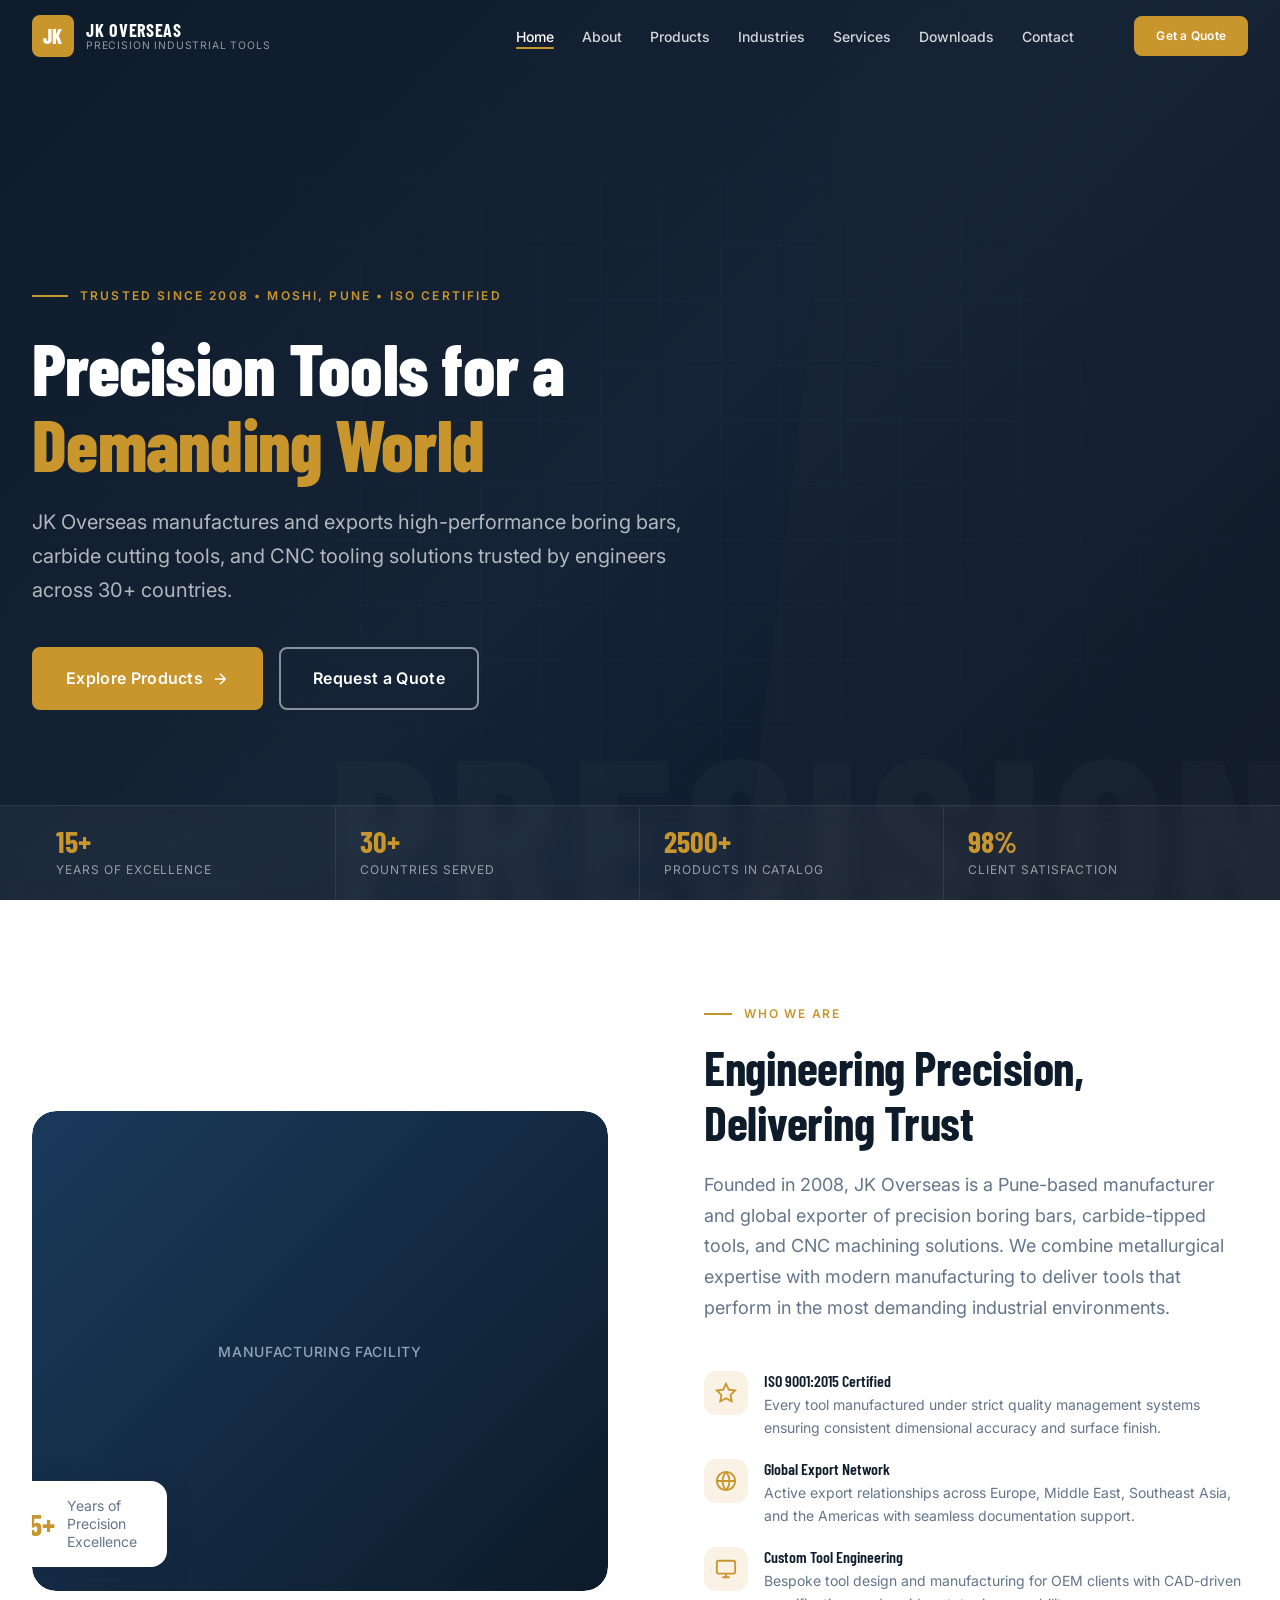
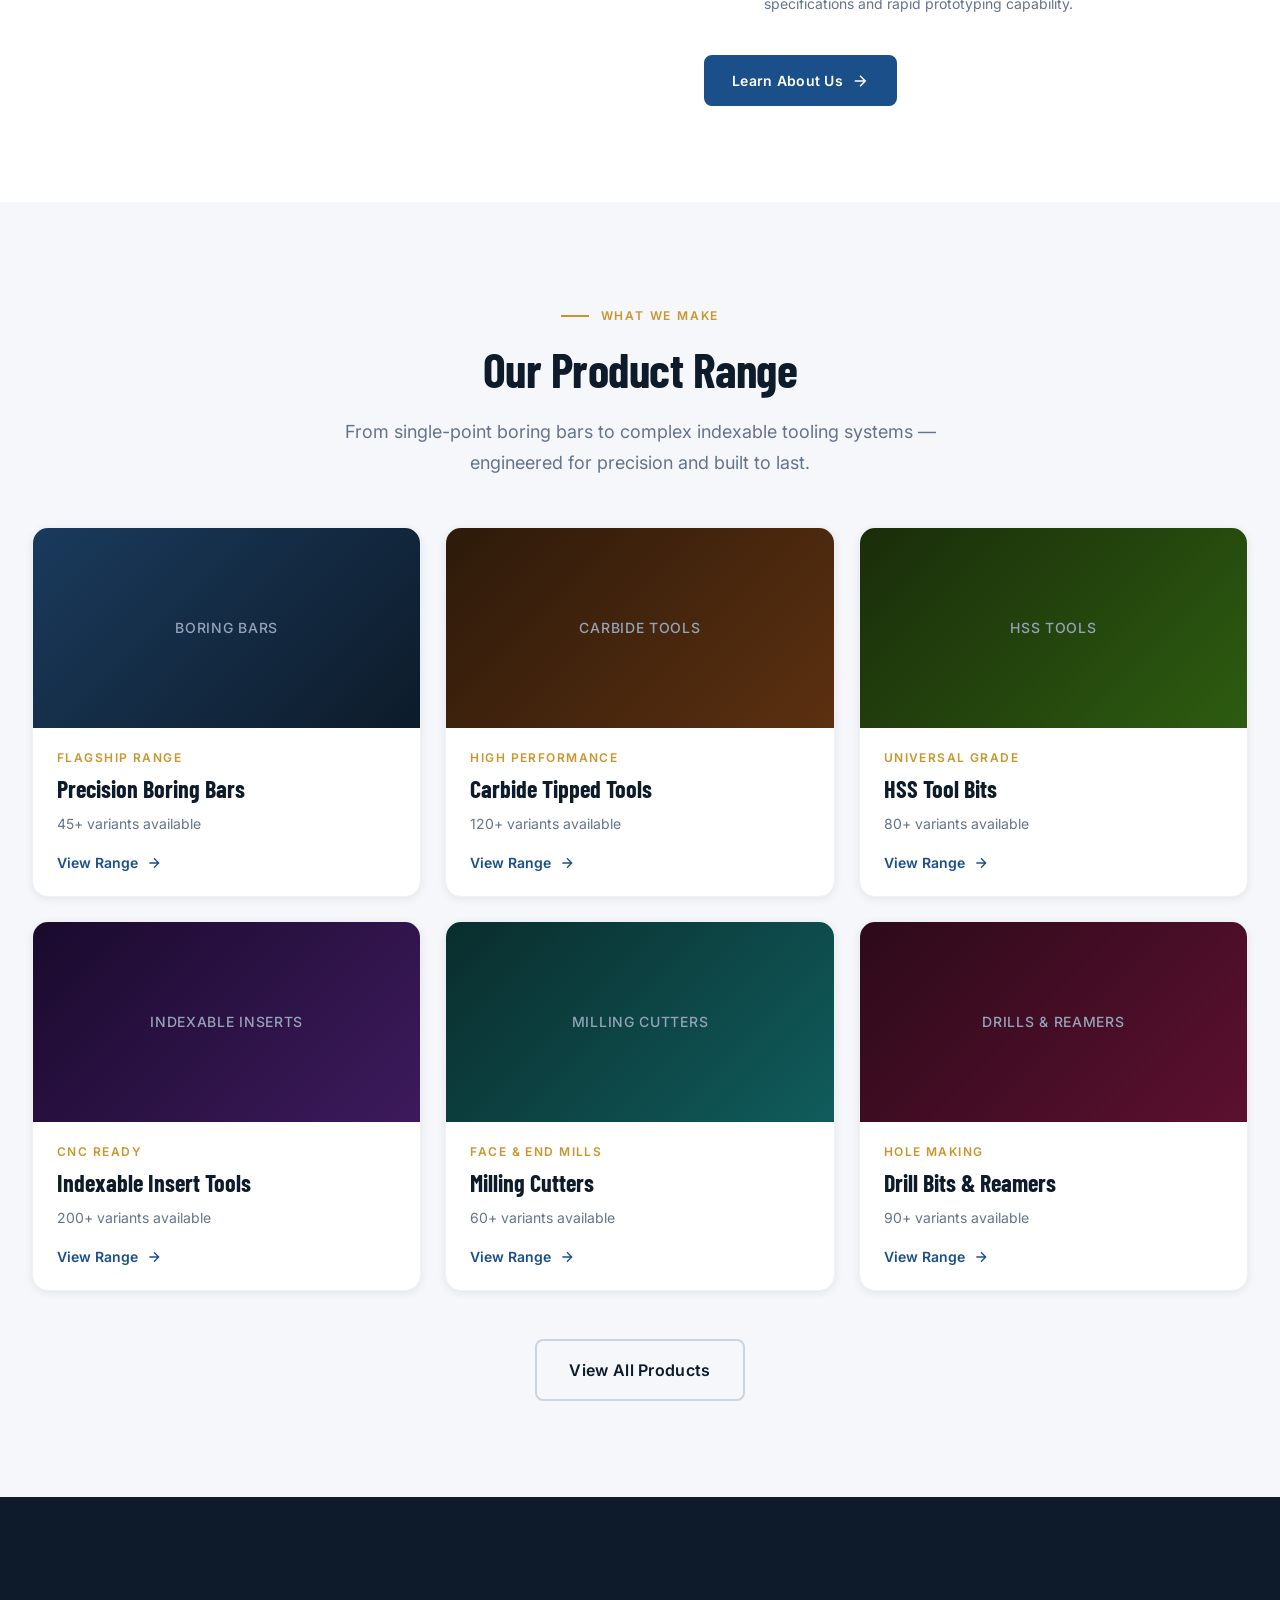
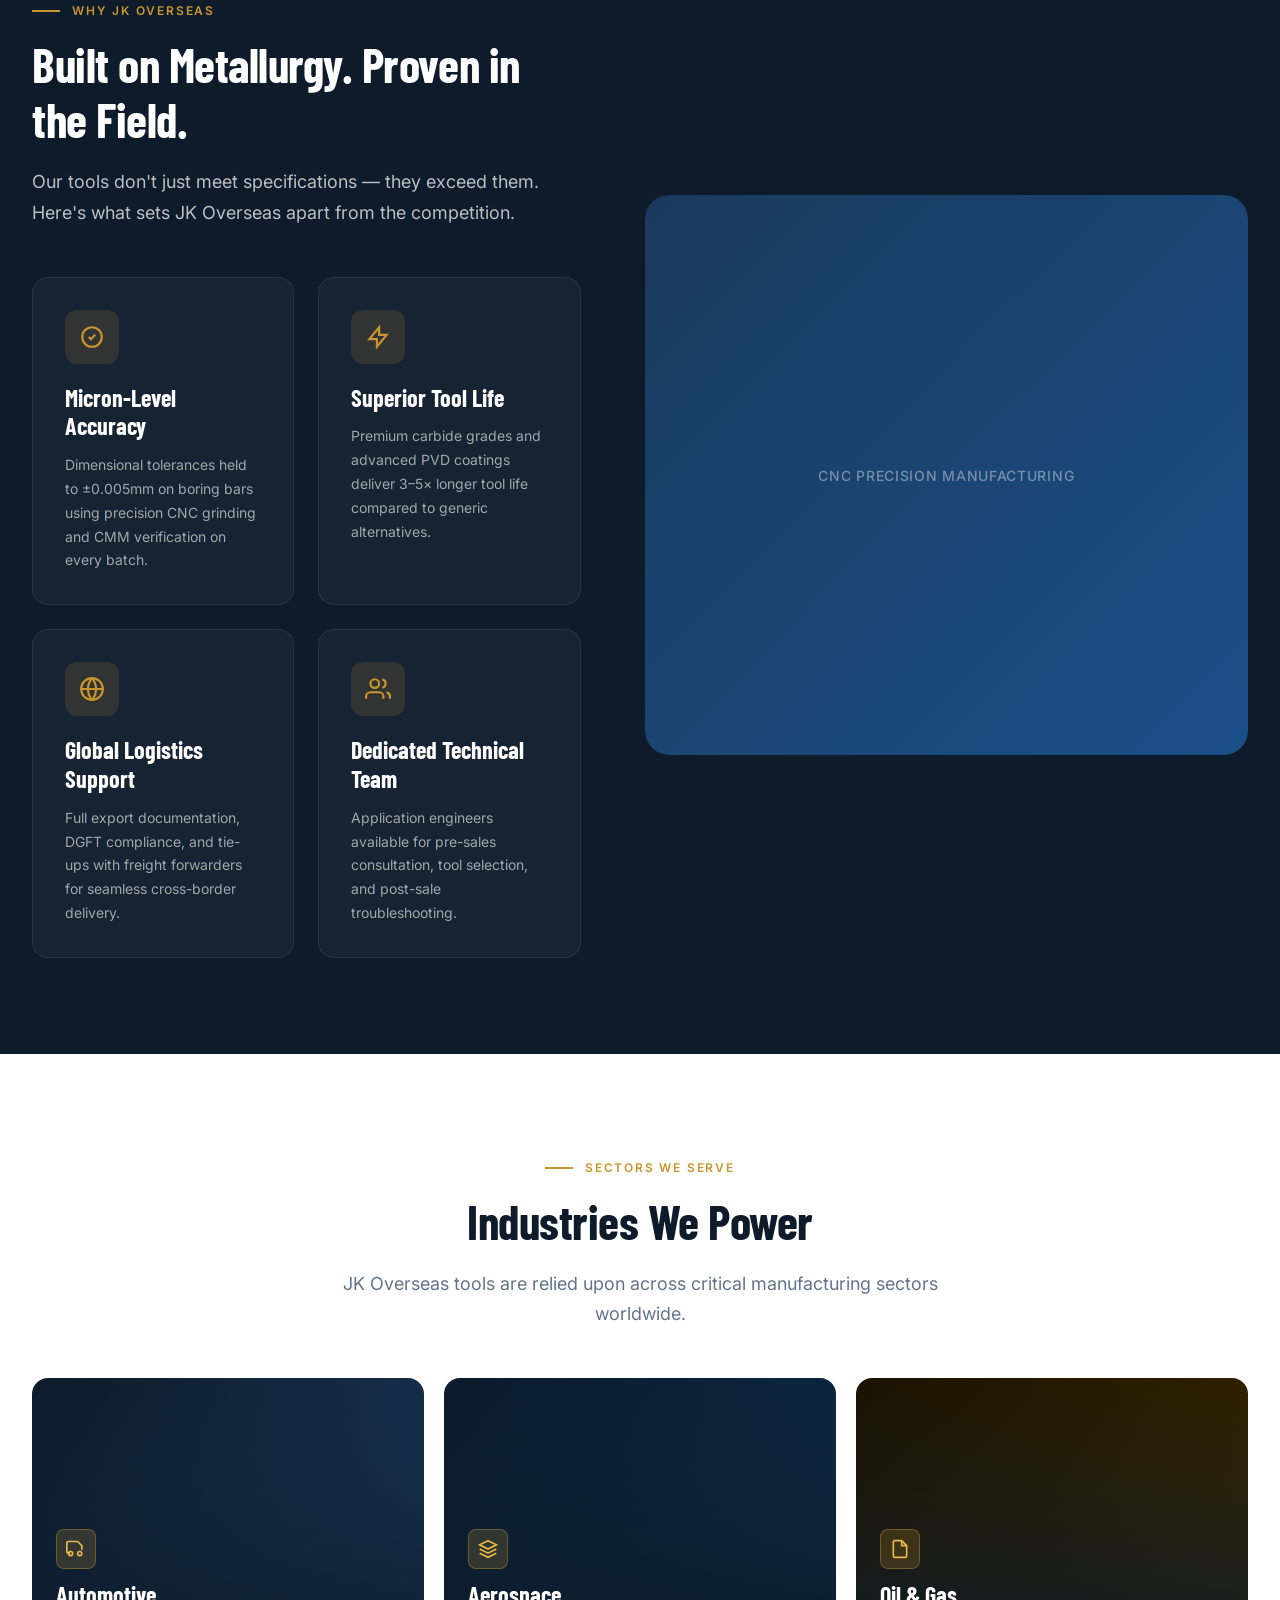
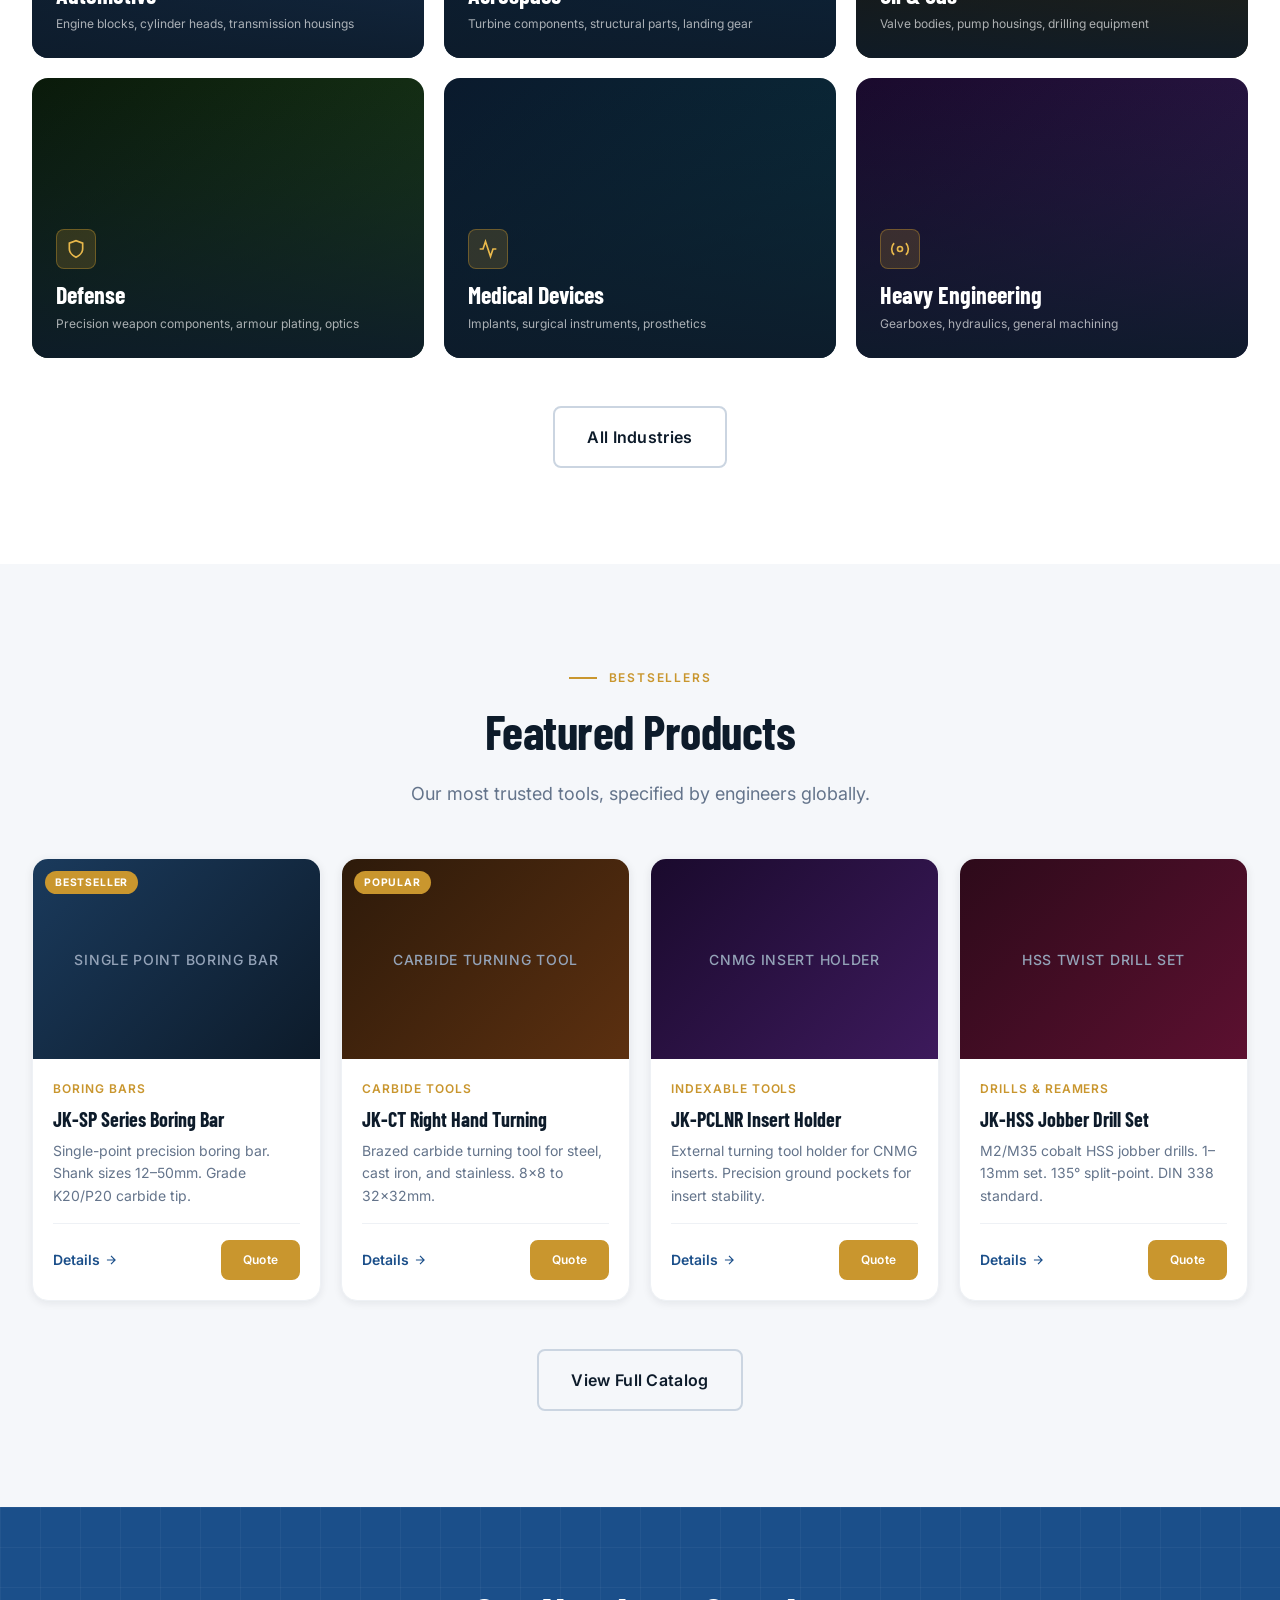
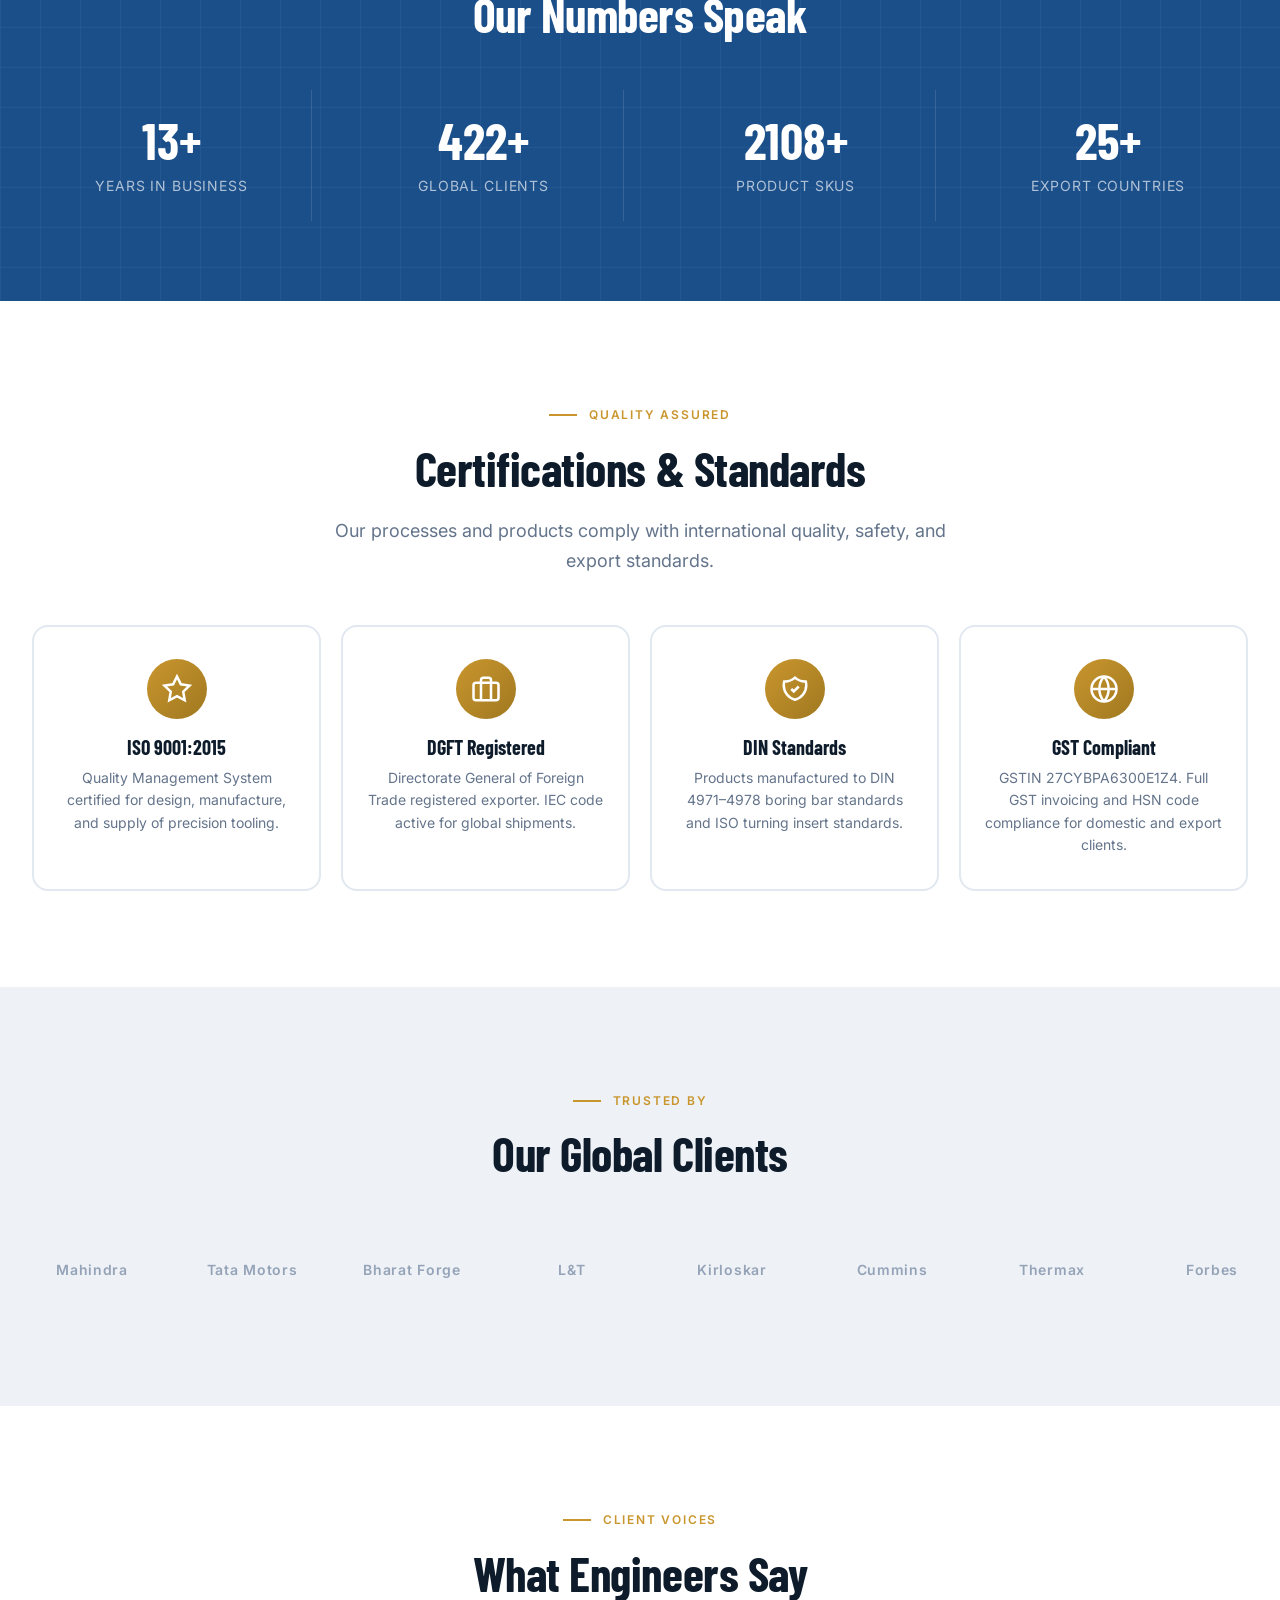
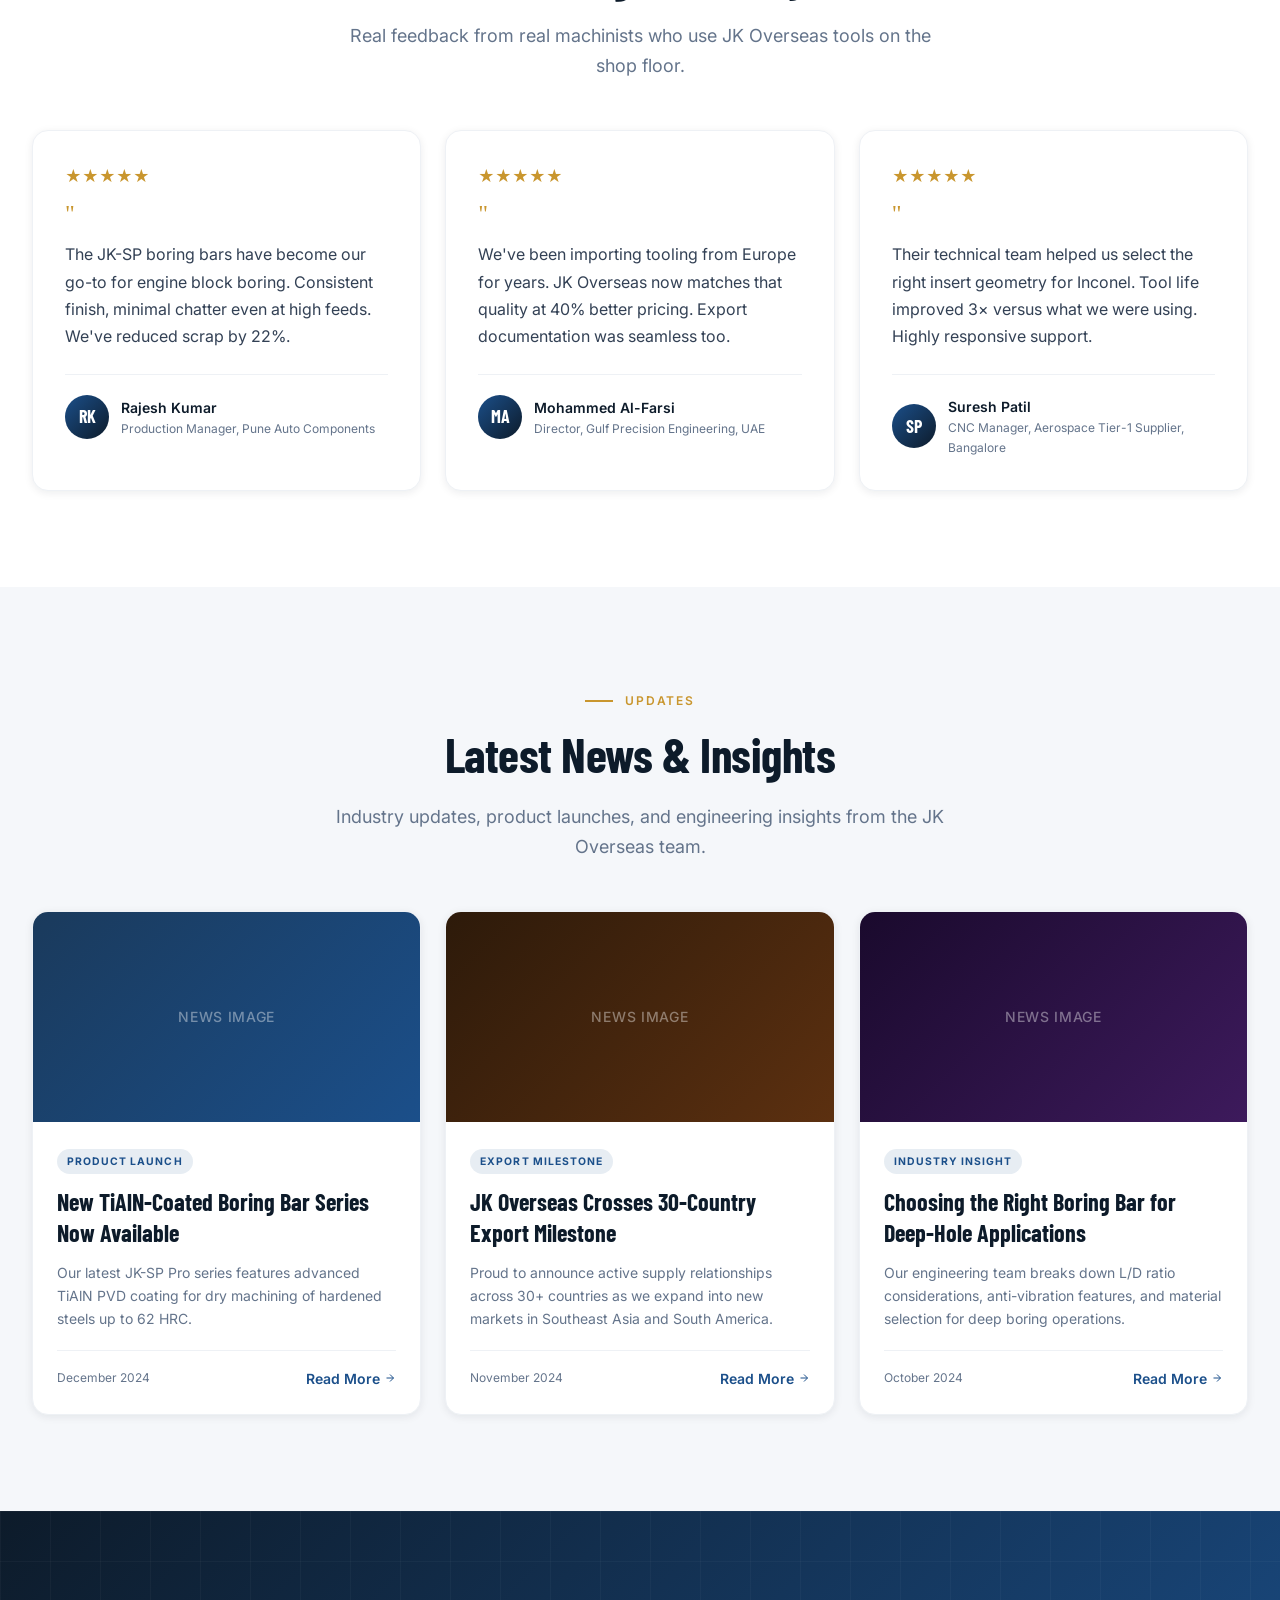
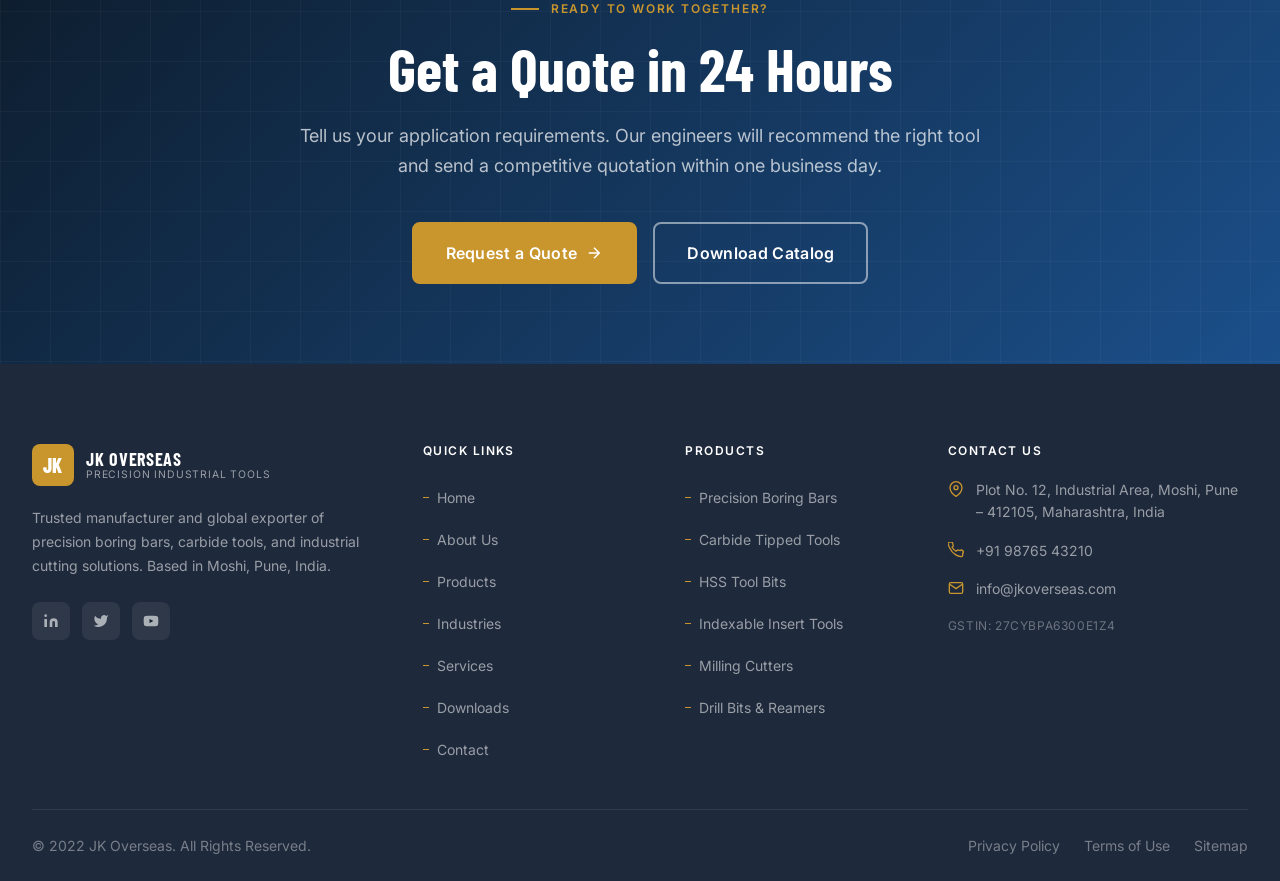
<file: index.html>
<!DOCTYPE html>
<html lang="en">
<head>
  <meta charset="UTF-8" />
  <meta name="viewport" content="width=device-width, initial-scale=1.0" />
  <meta name="description" content="JK Overseas — Trusted manufacturer and global exporter of precision boring bars, carbide tools, and industrial cutting solutions from Pune, India." />
  <meta name="keywords" content="precision boring bars, carbide tools, industrial cutting tools, CNC tooling, JK Overseas, Pune, India, export" />
  <meta name="author" content="JK Overseas" />
  <meta property="og:title" content="JK Overseas — Precision Industrial Tools" />
  <meta property="og:description" content="Global exporter of precision boring bars and industrial tooling solutions." />
  <meta property="og:type" content="website" />
  <title>JK Overseas — Precision Industrial Tools | Pune, India</title>
  <link rel="stylesheet" href="css/variables.css" />
  <link rel="stylesheet" href="css/style.css" />
  <link rel="stylesheet" href="css/responsive.css" />
  <link rel="icon" href="data:image/svg+xml,<svg xmlns='http://www.w3.org/2000/svg' viewBox='0 0 32 32'><rect width='32' height='32' rx='6' fill='%23C9962E'/><text x='16' y='22' text-anchor='middle' font-family='Arial' font-weight='bold' font-size='14' fill='white'>JK</text></svg>" />
</head>
<body>

  <!-- ===== HEADER ===== -->
  <header class="site-header" id="siteHeader">
    <div class="container">
      <nav class="navbar" role="navigation" aria-label="Main navigation">
        <a href="index.html" class="nav-logo" aria-label="JK Overseas Home">
          <span class="logo-mark" aria-hidden="true">JK</span>
          <div class="logo-text">
            <span class="logo-name">JK Overseas</span>
            <span class="logo-tagline">Precision Industrial Tools</span>
          </div>
        </a>
        <ul class="nav-links" id="navLinks" role="menubar">
          <li role="none"><a href="index.html"      class="nav-link active" role="menuitem">Home</a></li>
          <li role="none"><a href="about.html"      class="nav-link" role="menuitem">About</a></li>
          <li role="none"><a href="products.html"   class="nav-link" role="menuitem">Products</a></li>
          <li role="none"><a href="industries.html" class="nav-link" role="menuitem">Industries</a></li>
          <li role="none"><a href="services.html"   class="nav-link" role="menuitem">Services</a></li>
          <li role="none"><a href="downloads.html"  class="nav-link" role="menuitem">Downloads</a></li>
          <li role="none"><a href="contact.html"    class="nav-link" role="menuitem">Contact</a></li>
        </ul>
        <div class="nav-actions">
          <a href="contact.html" class="btn btn-accent btn-sm">Get a Quote</a>
          <button class="nav-toggle" id="navToggle" aria-label="Toggle navigation" aria-expanded="false">
            <span></span><span></span><span></span>
          </button>
        </div>
      </nav>
    </div>
  </header>

  <main id="main-content">

    <!-- ===== HERO ===== -->
    <section class="hero" aria-label="Hero Banner">
      <div class="hero-bg" aria-hidden="true"></div>
      <div class="hero-watermark" aria-hidden="true">PRECISION</div>
      <div class="container">
        <div class="hero-content fade-in">
          <p class="hero-eyebrow">
            <span class="hero-eyebrow-line" aria-hidden="true"></span>
            Trusted Since 2008 &bull; Moshi, Pune &bull; ISO Certified
          </p>
          <h1 class="hero-title">
            Precision Tools for a<br /><em>Demanding World</em>
          </h1>
          <p class="hero-subtitle">
            JK Overseas manufactures and exports high-performance boring bars, carbide cutting tools, and CNC tooling solutions trusted by engineers across 30+ countries.
          </p>
          <div class="hero-actions">
            <a href="products.html" class="btn btn-accent btn-lg">
              Explore Products
              <svg class="btn-icon" viewBox="0 0 24 24" fill="none" stroke="currentColor" stroke-width="2" aria-hidden="true"><path d="M5 12h14M12 5l7 7-7 7"/></svg>
            </a>
            <a href="contact.html" class="btn btn-outline btn-lg">Request a Quote</a>
          </div>
        </div>
      </div>
      <div class="hero-stats" aria-label="Company statistics">
        <div class="container">
          <div class="hero-stats-grid">
            <div class="hero-stat">
              <div class="hero-stat-number" data-count="15" data-suffix="+" aria-label="15+ Years Experience">15+</div>
              <div class="hero-stat-label">Years of Excellence</div>
            </div>
            <div class="hero-stat">
              <div class="hero-stat-number" data-count="30" data-suffix="+" aria-label="30+ Countries">30+</div>
              <div class="hero-stat-label">Countries Served</div>
            </div>
            <div class="hero-stat">
              <div class="hero-stat-number" data-count="2500" data-suffix="+" aria-label="2500+ Products">2500+</div>
              <div class="hero-stat-label">Products in Catalog</div>
            </div>
            <div class="hero-stat">
              <div class="hero-stat-number" data-count="98" data-suffix="%" aria-label="98% Client Satisfaction">98%</div>
              <div class="hero-stat-label">Client Satisfaction</div>
            </div>
          </div>
        </div>
      </div>
    </section>

    <!-- ===== COMPANY INTRODUCTION ===== -->
    <section class="section" aria-labelledby="intro-heading">
      <div class="container">
        <div class="intro-grid">
          <div class="intro-image fade-in">
            <div class="intro-image-main">
              <div class="img-placeholder bg-boring" role="img" aria-label="JK Overseas manufacturing facility">Manufacturing Facility</div>
            </div>
            <div class="intro-image-badge" aria-label="15 years of excellence">
              <div class="badge-number">15+</div>
              <div class="badge-label">Years of Precision Excellence</div>
            </div>
          </div>
          <div class="intro-body fade-in fade-in-delay-2">
            <div class="section-header">
              <p class="section-eyebrow">Who We Are</p>
              <h2 class="section-title" id="intro-heading">Engineering Precision, Delivering Trust</h2>
              <p class="section-desc">
                Founded in 2008, JK Overseas is a Pune-based manufacturer and global exporter of precision boring bars, carbide-tipped tools, and CNC machining solutions. We combine metallurgical expertise with modern manufacturing to deliver tools that perform in the most demanding industrial environments.
              </p>
            </div>
            <div class="intro-features">
              <div class="intro-feature">
                <div class="intro-feature-icon" aria-hidden="true">
                  <svg viewBox="0 0 24 24" fill="none" stroke="currentColor" stroke-width="2"><path d="M12 2l3.09 6.26L22 9.27l-5 4.87 1.18 6.88L12 17.77l-6.18 3.25L7 14.14 2 9.27l6.91-1.01L12 2z"/></svg>
                </div>
                <div>
                  <h3 class="intro-feature-title">ISO 9001:2015 Certified</h3>
                  <p class="intro-feature-text">Every tool manufactured under strict quality management systems ensuring consistent dimensional accuracy and surface finish.</p>
                </div>
              </div>
              <div class="intro-feature">
                <div class="intro-feature-icon" aria-hidden="true">
                  <svg viewBox="0 0 24 24" fill="none" stroke="currentColor" stroke-width="2"><circle cx="12" cy="12" r="10"/><path d="M2 12h20M12 2a15.3 15.3 0 010 20M12 2a15.3 15.3 0 000 20"/></svg>
                </div>
                <div>
                  <h3 class="intro-feature-title">Global Export Network</h3>
                  <p class="intro-feature-text">Active export relationships across Europe, Middle East, Southeast Asia, and the Americas with seamless documentation support.</p>
                </div>
              </div>
              <div class="intro-feature">
                <div class="intro-feature-icon" aria-hidden="true">
                  <svg viewBox="0 0 24 24" fill="none" stroke="currentColor" stroke-width="2"><rect x="2" y="3" width="20" height="14" rx="2"/><path d="M8 21h8M12 17v4"/></svg>
                </div>
                <div>
                  <h3 class="intro-feature-title">Custom Tool Engineering</h3>
                  <p class="intro-feature-text">Bespoke tool design and manufacturing for OEM clients with CAD-driven specifications and rapid prototyping capability.</p>
                </div>
              </div>
            </div>
            <div style="margin-top:2.5rem;">
              <a href="about.html" class="btn btn-primary">
                Learn About Us
                <svg class="btn-icon" viewBox="0 0 24 24" fill="none" stroke="currentColor" stroke-width="2" aria-hidden="true"><path d="M5 12h14M12 5l7 7-7 7"/></svg>
              </a>
            </div>
          </div>
        </div>
      </div>
    </section>

    <!-- ===== PRODUCT CATEGORIES ===== -->
    <section class="section section--light" aria-labelledby="categories-heading">
      <div class="container">
        <div class="section-header section-header--center fade-in">
          <p class="section-eyebrow">What We Make</p>
          <h2 class="section-title" id="categories-heading">Our Product Range</h2>
          <p class="section-desc section-desc--center">From single-point boring bars to complex indexable tooling systems — engineered for precision and built to last.</p>
        </div>
        <div class="categories-grid stagger-children">
          <article class="category-card">
            <div class="category-card-image">
              <div class="img-placeholder bg-boring" role="img" aria-label="Precision Boring Bars">Boring Bars</div>
            </div>
            <div class="category-card-body">
              <p class="category-card-label">Flagship Range</p>
              <h3 class="category-card-title">Precision Boring Bars</h3>
              <p class="category-card-count">45+ variants available</p>
              <a href="products.html#boring-bars" class="category-card-link">
                View Range
                <svg width="16" height="16" viewBox="0 0 24 24" fill="none" stroke="currentColor" stroke-width="2" aria-hidden="true"><path d="M5 12h14M12 5l7 7-7 7"/></svg>
              </a>
            </div>
          </article>
          <article class="category-card">
            <div class="category-card-image">
              <div class="img-placeholder bg-carbide" role="img" aria-label="Carbide Tipped Tools">Carbide Tools</div>
            </div>
            <div class="category-card-body">
              <p class="category-card-label">High Performance</p>
              <h3 class="category-card-title">Carbide Tipped Tools</h3>
              <p class="category-card-count">120+ variants available</p>
              <a href="products.html#carbide-tools" class="category-card-link">
                View Range
                <svg width="16" height="16" viewBox="0 0 24 24" fill="none" stroke="currentColor" stroke-width="2" aria-hidden="true"><path d="M5 12h14M12 5l7 7-7 7"/></svg>
              </a>
            </div>
          </article>
          <article class="category-card">
            <div class="category-card-image">
              <div class="img-placeholder bg-hss" role="img" aria-label="HSS Tool Bits">HSS Tools</div>
            </div>
            <div class="category-card-body">
              <p class="category-card-label">Universal Grade</p>
              <h3 class="category-card-title">HSS Tool Bits</h3>
              <p class="category-card-count">80+ variants available</p>
              <a href="products.html#hss-tools" class="category-card-link">
                View Range
                <svg width="16" height="16" viewBox="0 0 24 24" fill="none" stroke="currentColor" stroke-width="2" aria-hidden="true"><path d="M5 12h14M12 5l7 7-7 7"/></svg>
              </a>
            </div>
          </article>
          <article class="category-card">
            <div class="category-card-image">
              <div class="img-placeholder bg-indexable" role="img" aria-label="Indexable Insert Tools">Indexable Inserts</div>
            </div>
            <div class="category-card-body">
              <p class="category-card-label">CNC Ready</p>
              <h3 class="category-card-title">Indexable Insert Tools</h3>
              <p class="category-card-count">200+ variants available</p>
              <a href="products.html#indexable" class="category-card-link">
                View Range
                <svg width="16" height="16" viewBox="0 0 24 24" fill="none" stroke="currentColor" stroke-width="2" aria-hidden="true"><path d="M5 12h14M12 5l7 7-7 7"/></svg>
              </a>
            </div>
          </article>
          <article class="category-card">
            <div class="category-card-image">
              <div class="img-placeholder bg-milling" role="img" aria-label="Milling Cutters">Milling Cutters</div>
            </div>
            <div class="category-card-body">
              <p class="category-card-label">Face &amp; End Mills</p>
              <h3 class="category-card-title">Milling Cutters</h3>
              <p class="category-card-count">60+ variants available</p>
              <a href="products.html#milling" class="category-card-link">
                View Range
                <svg width="16" height="16" viewBox="0 0 24 24" fill="none" stroke="currentColor" stroke-width="2" aria-hidden="true"><path d="M5 12h14M12 5l7 7-7 7"/></svg>
              </a>
            </div>
          </article>
          <article class="category-card">
            <div class="category-card-image">
              <div class="img-placeholder bg-drill" role="img" aria-label="Drill Bits and Reamers">Drills &amp; Reamers</div>
            </div>
            <div class="category-card-body">
              <p class="category-card-label">Hole Making</p>
              <h3 class="category-card-title">Drill Bits &amp; Reamers</h3>
              <p class="category-card-count">90+ variants available</p>
              <a href="products.html#drills" class="category-card-link">
                View Range
                <svg width="16" height="16" viewBox="0 0 24 24" fill="none" stroke="currentColor" stroke-width="2" aria-hidden="true"><path d="M5 12h14M12 5l7 7-7 7"/></svg>
              </a>
            </div>
          </article>
        </div>
        <div class="section-actions fade-in">
          <a href="products.html" class="btn btn-outline-dark btn-lg">View All Products</a>
        </div>
      </div>
    </section>

    <!-- ===== WHY CHOOSE US ===== -->
    <section class="section section--dark" aria-labelledby="why-heading">
      <div class="container">
        <div class="features-layout">
          <div class="fade-in">
            <div class="section-header">
              <p class="section-eyebrow">Why JK Overseas</p>
              <h2 class="section-title section-title--white" id="why-heading">Built on Metallurgy. Proven in the Field.</h2>
              <p class="section-desc section-desc--white">
                Our tools don't just meet specifications — they exceed them. Here's what sets JK Overseas apart from the competition.
              </p>
            </div>
            <div class="features-grid" style="margin-top:2.5rem;">
              <div class="feature-card fade-in">
                <div class="feature-icon" aria-hidden="true">
                  <svg viewBox="0 0 24 24" fill="none" stroke="currentColor" stroke-width="2"><path d="M9 12l2 2 4-4m6 2a9 9 0 11-18 0 9 9 0 0118 0z"/></svg>
                </div>
                <h3 class="feature-title">Micron-Level Accuracy</h3>
                <p class="feature-desc">Dimensional tolerances held to ±0.005mm on boring bars using precision CNC grinding and CMM verification on every batch.</p>
              </div>
              <div class="feature-card fade-in fade-in-delay-1">
                <div class="feature-icon" aria-hidden="true">
                  <svg viewBox="0 0 24 24" fill="none" stroke="currentColor" stroke-width="2"><path d="M13 10V3L4 14h7v7l9-11h-7z"/></svg>
                </div>
                <h3 class="feature-title">Superior Tool Life</h3>
                <p class="feature-desc">Premium carbide grades and advanced PVD coatings deliver 3–5× longer tool life compared to generic alternatives.</p>
              </div>
              <div class="feature-card fade-in fade-in-delay-2">
                <div class="feature-icon" aria-hidden="true">
                  <svg viewBox="0 0 24 24" fill="none" stroke="currentColor" stroke-width="2"><circle cx="12" cy="12" r="10"/><path d="M2 12h20M12 2a15.3 15.3 0 010 20M12 2a15.3 15.3 0 000 20"/></svg>
                </div>
                <h3 class="feature-title">Global Logistics Support</h3>
                <p class="feature-desc">Full export documentation, DGFT compliance, and tie-ups with freight forwarders for seamless cross-border delivery.</p>
              </div>
              <div class="feature-card fade-in fade-in-delay-3">
                <div class="feature-icon" aria-hidden="true">
                  <svg viewBox="0 0 24 24" fill="none" stroke="currentColor" stroke-width="2"><path d="M17 21v-2a4 4 0 00-4-4H5a4 4 0 00-4 4v2"/><circle cx="9" cy="7" r="4"/><path d="M23 21v-2a4 4 0 00-3-3.87M16 3.13a4 4 0 010 7.75"/></svg>
                </div>
                <h3 class="feature-title">Dedicated Technical Team</h3>
                <p class="feature-desc">Application engineers available for pre-sales consultation, tool selection, and post-sale troubleshooting.</p>
              </div>
            </div>
          </div>
          <div class="features-image fade-in fade-in-delay-2">
            <div class="img-placeholder img-placeholder--blue" style="height:100%" role="img" aria-label="CNC precision manufacturing">CNC Precision Manufacturing</div>
          </div>
        </div>
      </div>
    </section>

    <!-- ===== INDUSTRIES ===== -->
    <section class="section" aria-labelledby="industries-heading">
      <div class="container">
        <div class="section-header section-header--center fade-in">
          <p class="section-eyebrow">Sectors We Serve</p>
          <h2 class="section-title" id="industries-heading">Industries We Power</h2>
          <p class="section-desc section-desc--center">JK Overseas tools are relied upon across critical manufacturing sectors worldwide.</p>
        </div>
        <div class="industries-grid stagger-children">
          <article class="industry-card">
            <div class="industry-card-bg bg-automotive" role="img" aria-label="Automotive manufacturing"></div>
            <div class="industry-card-overlay" aria-hidden="true"></div>
            <div class="industry-card-body">
              <div class="industry-card-icon" aria-hidden="true">
                <svg viewBox="0 0 24 24" fill="none" stroke="currentColor" stroke-width="2"><path d="M5 17H3a2 2 0 01-2-2V5a2 2 0 012-2h11l5 5v5"/><circle cx="16.5" cy="17.5" r="2.5"/><circle cx="5.5" cy="17.5" r="2.5"/></svg>
              </div>
              <h3 class="industry-card-title">Automotive</h3>
              <p class="industry-card-text">Engine blocks, cylinder heads, transmission housings</p>
            </div>
          </article>
          <article class="industry-card">
            <div class="industry-card-bg bg-aerospace" role="img" aria-label="Aerospace and defense"></div>
            <div class="industry-card-overlay" aria-hidden="true"></div>
            <div class="industry-card-body">
              <div class="industry-card-icon" aria-hidden="true">
                <svg viewBox="0 0 24 24" fill="none" stroke="currentColor" stroke-width="2"><path d="M12 2L2 7l10 5 10-5-10-5zM2 17l10 5 10-5M2 12l10 5 10-5"/></svg>
              </div>
              <h3 class="industry-card-title">Aerospace</h3>
              <p class="industry-card-text">Turbine components, structural parts, landing gear</p>
            </div>
          </article>
          <article class="industry-card">
            <div class="industry-card-bg bg-oil-gas" role="img" aria-label="Oil and gas industry"></div>
            <div class="industry-card-overlay" aria-hidden="true"></div>
            <div class="industry-card-body">
              <div class="industry-card-icon" aria-hidden="true">
                <svg viewBox="0 0 24 24" fill="none" stroke="currentColor" stroke-width="2"><path d="M14 2H6a2 2 0 00-2 2v16a2 2 0 002 2h12a2 2 0 002-2V8z"/><polyline points="14 2 14 8 20 8"/></svg>
              </div>
              <h3 class="industry-card-title">Oil &amp; Gas</h3>
              <p class="industry-card-text">Valve bodies, pump housings, drilling equipment</p>
            </div>
          </article>
          <article class="industry-card">
            <div class="industry-card-bg bg-defense" role="img" aria-label="Defense manufacturing"></div>
            <div class="industry-card-overlay" aria-hidden="true"></div>
            <div class="industry-card-body">
              <div class="industry-card-icon" aria-hidden="true">
                <svg viewBox="0 0 24 24" fill="none" stroke="currentColor" stroke-width="2"><path d="M12 22s8-4 8-10V5l-8-3-8 3v7c0 6 8 10 8 10z"/></svg>
              </div>
              <h3 class="industry-card-title">Defense</h3>
              <p class="industry-card-text">Precision weapon components, armour plating, optics</p>
            </div>
          </article>
          <article class="industry-card">
            <div class="industry-card-bg bg-medical" role="img" aria-label="Medical devices"></div>
            <div class="industry-card-overlay" aria-hidden="true"></div>
            <div class="industry-card-body">
              <div class="industry-card-icon" aria-hidden="true">
                <svg viewBox="0 0 24 24" fill="none" stroke="currentColor" stroke-width="2"><path d="M22 12h-4l-3 9L9 3l-3 9H2"/></svg>
              </div>
              <h3 class="industry-card-title">Medical Devices</h3>
              <p class="industry-card-text">Implants, surgical instruments, prosthetics</p>
            </div>
          </article>
          <article class="industry-card">
            <div class="industry-card-bg bg-engineering" role="img" aria-label="General heavy engineering"></div>
            <div class="industry-card-overlay" aria-hidden="true"></div>
            <div class="industry-card-body">
              <div class="industry-card-icon" aria-hidden="true">
                <svg viewBox="0 0 24 24" fill="none" stroke="currentColor" stroke-width="2"><circle cx="12" cy="12" r="3"/><path d="M19.07 4.93a10 10 0 010 14.14M4.93 4.93a10 10 0 000 14.14"/></svg>
              </div>
              <h3 class="industry-card-title">Heavy Engineering</h3>
              <p class="industry-card-text">Gearboxes, hydraulics, general machining</p>
            </div>
          </article>
        </div>
        <div class="section-actions fade-in">
          <a href="industries.html" class="btn btn-outline-dark btn-lg">All Industries</a>
        </div>
      </div>
    </section>

    <!-- ===== FEATURED PRODUCTS ===== -->
    <section class="section section--light" aria-labelledby="featured-heading">
      <div class="container">
        <div class="section-header section-header--center fade-in">
          <p class="section-eyebrow">Bestsellers</p>
          <h2 class="section-title" id="featured-heading">Featured Products</h2>
          <p class="section-desc section-desc--center">Our most trusted tools, specified by engineers globally.</p>
        </div>
        <div class="products-grid stagger-children">
          <article class="product-card">
            <div class="product-card-image">
              <div class="img-placeholder bg-boring" role="img" aria-label="Single Point Boring Bar">Single Point Boring Bar</div>
              <span class="product-card-badge">Bestseller</span>
            </div>
            <div class="product-card-body">
              <p class="product-card-cat">Boring Bars</p>
              <h3 class="product-card-title">JK-SP Series Boring Bar</h3>
              <p class="product-card-desc">Single-point precision boring bar. Shank sizes 12–50mm. Grade K20/P20 carbide tip.</p>
              <div class="product-card-footer">
                <a href="products.html" class="product-card-link">
                  Details
                  <svg width="14" height="14" viewBox="0 0 24 24" fill="none" stroke="currentColor" stroke-width="2" aria-hidden="true"><path d="M5 12h14M12 5l7 7-7 7"/></svg>
                </a>
                <a href="contact.html" class="btn btn-accent btn-sm">Quote</a>
              </div>
            </div>
          </article>
          <article class="product-card">
            <div class="product-card-image">
              <div class="img-placeholder bg-carbide" role="img" aria-label="Carbide Turning Tool">Carbide Turning Tool</div>
              <span class="product-card-badge">Popular</span>
            </div>
            <div class="product-card-body">
              <p class="product-card-cat">Carbide Tools</p>
              <h3 class="product-card-title">JK-CT Right Hand Turning</h3>
              <p class="product-card-desc">Brazed carbide turning tool for steel, cast iron, and stainless. 8×8 to 32×32mm.</p>
              <div class="product-card-footer">
                <a href="products.html" class="product-card-link">
                  Details
                  <svg width="14" height="14" viewBox="0 0 24 24" fill="none" stroke="currentColor" stroke-width="2" aria-hidden="true"><path d="M5 12h14M12 5l7 7-7 7"/></svg>
                </a>
                <a href="contact.html" class="btn btn-accent btn-sm">Quote</a>
              </div>
            </div>
          </article>
          <article class="product-card">
            <div class="product-card-image">
              <div class="img-placeholder bg-indexable" role="img" aria-label="CNMG Insert Holder">CNMG Insert Holder</div>
            </div>
            <div class="product-card-body">
              <p class="product-card-cat">Indexable Tools</p>
              <h3 class="product-card-title">JK-PCLNR Insert Holder</h3>
              <p class="product-card-desc">External turning tool holder for CNMG inserts. Precision ground pockets for insert stability.</p>
              <div class="product-card-footer">
                <a href="products.html" class="product-card-link">
                  Details
                  <svg width="14" height="14" viewBox="0 0 24 24" fill="none" stroke="currentColor" stroke-width="2" aria-hidden="true"><path d="M5 12h14M12 5l7 7-7 7"/></svg>
                </a>
                <a href="contact.html" class="btn btn-accent btn-sm">Quote</a>
              </div>
            </div>
          </article>
          <article class="product-card">
            <div class="product-card-image">
              <div class="img-placeholder bg-drill" role="img" aria-label="HSS Twist Drill Set">HSS Twist Drill Set</div>
            </div>
            <div class="product-card-body">
              <p class="product-card-cat">Drills &amp; Reamers</p>
              <h3 class="product-card-title">JK-HSS Jobber Drill Set</h3>
              <p class="product-card-desc">M2/M35 cobalt HSS jobber drills. 1–13mm set. 135° split-point. DIN 338 standard.</p>
              <div class="product-card-footer">
                <a href="products.html" class="product-card-link">
                  Details
                  <svg width="14" height="14" viewBox="0 0 24 24" fill="none" stroke="currentColor" stroke-width="2" aria-hidden="true"><path d="M5 12h14M12 5l7 7-7 7"/></svg>
                </a>
                <a href="contact.html" class="btn btn-accent btn-sm">Quote</a>
              </div>
            </div>
          </article>
        </div>
        <div class="section-actions fade-in">
          <a href="products.html" class="btn btn-outline-dark btn-lg">View Full Catalog</a>
        </div>
      </div>
    </section>

    <!-- ===== STATISTICS ===== -->
    <section class="stats-section" aria-labelledby="stats-heading">
      <div class="container">
        <h2 class="section-title section-title--white text-center fade-in" id="stats-heading" style="margin-bottom:3rem;">Our Numbers Speak</h2>
        <div class="stats-grid">
          <div class="stat-item fade-in">
            <div class="stat-number"><span data-count="15" data-suffix="+">15+</span></div>
            <div class="stat-label">Years in Business</div>
          </div>
          <div class="stat-item fade-in fade-in-delay-1">
            <div class="stat-number"><span data-count="500" data-suffix="+">500+</span></div>
            <div class="stat-label">Global Clients</div>
          </div>
          <div class="stat-item fade-in fade-in-delay-2">
            <div class="stat-number"><span data-count="2500" data-suffix="+">2500+</span></div>
            <div class="stat-label">Product SKUs</div>
          </div>
          <div class="stat-item fade-in fade-in-delay-3">
            <div class="stat-number"><span data-count="30" data-suffix="+">30+</span></div>
            <div class="stat-label">Export Countries</div>
          </div>
        </div>
      </div>
    </section>

    <!-- ===== CERTIFICATIONS ===== -->
    <section class="section" aria-labelledby="cert-heading">
      <div class="container">
        <div class="section-header section-header--center fade-in">
          <p class="section-eyebrow">Quality Assured</p>
          <h2 class="section-title" id="cert-heading">Certifications &amp; Standards</h2>
          <p class="section-desc section-desc--center">Our processes and products comply with international quality, safety, and export standards.</p>
        </div>
        <div class="cert-grid stagger-children">
          <div class="cert-card">
            <div class="cert-icon" aria-hidden="true">
              <svg viewBox="0 0 24 24" fill="none" stroke="currentColor" stroke-width="2"><path d="M12 2l3.09 6.26L22 9.27l-5 4.87 1.18 6.88L12 17.77l-6.18 3.25L7 14.14 2 9.27l6.91-1.01L12 2z"/></svg>
            </div>
            <h3 class="cert-title">ISO 9001:2015</h3>
            <p class="cert-desc">Quality Management System certified for design, manufacture, and supply of precision tooling.</p>
          </div>
          <div class="cert-card">
            <div class="cert-icon" aria-hidden="true">
              <svg viewBox="0 0 24 24" fill="none" stroke="currentColor" stroke-width="2"><rect x="2" y="7" width="20" height="14" rx="2"/><path d="M16 21V5a2 2 0 00-2-2h-4a2 2 0 00-2 2v16"/></svg>
            </div>
            <h3 class="cert-title">DGFT Registered</h3>
            <p class="cert-desc">Directorate General of Foreign Trade registered exporter. IEC code active for global shipments.</p>
          </div>
          <div class="cert-card">
            <div class="cert-icon" aria-hidden="true">
              <svg viewBox="0 0 24 24" fill="none" stroke="currentColor" stroke-width="2"><path d="M9 12l2 2 4-4m5.618-4.016A11.955 11.955 0 0112 2.944a11.955 11.955 0 01-8.618 3.04A12.02 12.02 0 003 9c0 5.591 3.824 10.29 9 11.622 5.176-1.332 9-6.03 9-11.622 0-1.042-.133-2.052-.382-3.016z"/></svg>
            </div>
            <h3 class="cert-title">DIN Standards</h3>
            <p class="cert-desc">Products manufactured to DIN 4971–4978 boring bar standards and ISO turning insert standards.</p>
          </div>
          <div class="cert-card">
            <div class="cert-icon" aria-hidden="true">
              <svg viewBox="0 0 24 24" fill="none" stroke="currentColor" stroke-width="2"><circle cx="12" cy="12" r="10"/><path d="M2 12h20M12 2a15.3 15.3 0 010 20M12 2a15.3 15.3 0 000 20"/></svg>
            </div>
            <h3 class="cert-title">GST Compliant</h3>
            <p class="cert-desc">GSTIN 27CYBPA6300E1Z4. Full GST invoicing and HSN code compliance for domestic and export clients.</p>
          </div>
        </div>
      </div>
    </section>

    <!-- ===== CLIENT LOGOS ===== -->
    <section class="section section--gray" aria-labelledby="clients-heading">
      <div class="container">
        <div class="section-header section-header--center fade-in">
          <p class="section-eyebrow">Trusted By</p>
          <h2 class="section-title" id="clients-heading">Our Global Clients</h2>
        </div>
        <div class="clients-track fade-in" aria-label="Client logos">
          <ul class="clients-list" role="list">
            <li><div class="client-logo">Mahindra</div></li>
            <li><div class="client-logo">Tata Motors</div></li>
            <li><div class="client-logo">Bharat Forge</div></li>
            <li><div class="client-logo">L&amp;T</div></li>
            <li><div class="client-logo">Kirloskar</div></li>
            <li><div class="client-logo">Cummins</div></li>
            <li><div class="client-logo">Thermax</div></li>
            <li><div class="client-logo">Forbes</div></li>
          </ul>
        </div>
      </div>
    </section>

    <!-- ===== TESTIMONIALS ===== -->
    <section class="section" aria-labelledby="testimonials-heading">
      <div class="container">
        <div class="section-header section-header--center fade-in">
          <p class="section-eyebrow">Client Voices</p>
          <h2 class="section-title" id="testimonials-heading">What Engineers Say</h2>
          <p class="section-desc section-desc--center">Real feedback from real machinists who use JK Overseas tools on the shop floor.</p>
        </div>
        <div class="testimonials-grid stagger-children">
          <blockquote class="testimonial-card">
            <div class="stars" aria-label="5 star rating">★★★★★</div>
            <p class="testimonial-quote">"</p>
            <p class="testimonial-text">The JK-SP boring bars have become our go-to for engine block boring. Consistent finish, minimal chatter even at high feeds. We've reduced scrap by 22%.</p>
            <footer class="testimonial-author">
              <div class="testimonial-avatar" aria-hidden="true">RK</div>
              <div>
                <div class="testimonial-name">Rajesh Kumar</div>
                <div class="testimonial-role">Production Manager, Pune Auto Components</div>
              </div>
            </footer>
          </blockquote>
          <blockquote class="testimonial-card">
            <div class="stars" aria-label="5 star rating">★★★★★</div>
            <p class="testimonial-quote">"</p>
            <p class="testimonial-text">We've been importing tooling from Europe for years. JK Overseas now matches that quality at 40% better pricing. Export documentation was seamless too.</p>
            <footer class="testimonial-author">
              <div class="testimonial-avatar" aria-hidden="true">MA</div>
              <div>
                <div class="testimonial-name">Mohammed Al-Farsi</div>
                <div class="testimonial-role">Director, Gulf Precision Engineering, UAE</div>
              </div>
            </footer>
          </blockquote>
          <blockquote class="testimonial-card">
            <div class="stars" aria-label="5 star rating">★★★★★</div>
            <p class="testimonial-quote">"</p>
            <p class="testimonial-text">Their technical team helped us select the right insert geometry for Inconel. Tool life improved 3× versus what we were using. Highly responsive support.</p>
            <footer class="testimonial-author">
              <div class="testimonial-avatar" aria-hidden="true">SP</div>
              <div>
                <div class="testimonial-name">Suresh Patil</div>
                <div class="testimonial-role">CNC Manager, Aerospace Tier-1 Supplier, Bangalore</div>
              </div>
            </footer>
          </blockquote>
        </div>
      </div>
    </section>

    <!-- ===== LATEST NEWS ===== -->
    <section class="section section--light" aria-labelledby="news-heading">
      <div class="container">
        <div class="section-header section-header--center fade-in">
          <p class="section-eyebrow">Updates</p>
          <h2 class="section-title" id="news-heading">Latest News &amp; Insights</h2>
          <p class="section-desc section-desc--center">Industry updates, product launches, and engineering insights from the JK Overseas team.</p>
        </div>
        <div class="news-grid stagger-children">
          <article class="news-card">
            <div class="news-card-image">
              <div class="img-placeholder bg-secondary" style="background:linear-gradient(135deg,#1a3a5c,#1B4F8A);height:100%;display:flex;align-items:center;justify-content:center;color:rgba(255,255,255,0.4);font-size:0.875rem;">News Image</div>
            </div>
            <div class="news-card-body">
              <span class="news-card-tag">Product Launch</span>
              <h3 class="news-card-title">New TiAlN-Coated Boring Bar Series Now Available</h3>
              <p class="news-card-excerpt">Our latest JK-SP Pro series features advanced TiAlN PVD coating for dry machining of hardened steels up to 62 HRC.</p>
              <div class="news-card-meta">
                <span>December 2024</span>
                <a href="#" class="product-card-link" aria-label="Read more about new boring bar series">
                  Read More
                  <svg width="12" height="12" viewBox="0 0 24 24" fill="none" stroke="currentColor" stroke-width="2" aria-hidden="true"><path d="M5 12h14M12 5l7 7-7 7"/></svg>
                </a>
              </div>
            </div>
          </article>
          <article class="news-card">
            <div class="news-card-image">
              <div class="img-placeholder bg-secondary" style="background:linear-gradient(135deg,#2d1a0a,#5c3010);height:100%;display:flex;align-items:center;justify-content:center;color:rgba(255,255,255,0.4);font-size:0.875rem;">News Image</div>
            </div>
            <div class="news-card-body">
              <span class="news-card-tag">Export Milestone</span>
              <h3 class="news-card-title">JK Overseas Crosses 30-Country Export Milestone</h3>
              <p class="news-card-excerpt">Proud to announce active supply relationships across 30+ countries as we expand into new markets in Southeast Asia and South America.</p>
              <div class="news-card-meta">
                <span>November 2024</span>
                <a href="#" class="product-card-link" aria-label="Read more about export milestone">
                  Read More
                  <svg width="12" height="12" viewBox="0 0 24 24" fill="none" stroke="currentColor" stroke-width="2" aria-hidden="true"><path d="M5 12h14M12 5l7 7-7 7"/></svg>
                </a>
              </div>
            </div>
          </article>
          <article class="news-card">
            <div class="news-card-image">
              <div class="img-placeholder bg-secondary" style="background:linear-gradient(135deg,#1a0a2d,#3d1a5c);height:100%;display:flex;align-items:center;justify-content:center;color:rgba(255,255,255,0.4);font-size:0.875rem;">News Image</div>
            </div>
            <div class="news-card-body">
              <span class="news-card-tag">Industry Insight</span>
              <h3 class="news-card-title">Choosing the Right Boring Bar for Deep-Hole Applications</h3>
              <p class="news-card-excerpt">Our engineering team breaks down L/D ratio considerations, anti-vibration features, and material selection for deep boring operations.</p>
              <div class="news-card-meta">
                <span>October 2024</span>
                <a href="#" class="product-card-link" aria-label="Read more about deep-hole boring guide">
                  Read More
                  <svg width="12" height="12" viewBox="0 0 24 24" fill="none" stroke="currentColor" stroke-width="2" aria-hidden="true"><path d="M5 12h14M12 5l7 7-7 7"/></svg>
                </a>
              </div>
            </div>
          </article>
        </div>
      </div>
    </section>

    <!-- ===== CTA ===== -->
    <section class="cta-section" aria-labelledby="cta-heading">
      <div class="container">
        <div class="cta-content fade-in">
          <p class="section-eyebrow" style="justify-content:center;">Ready to Work Together?</p>
          <h2 class="cta-title" id="cta-heading">Get a Quote in 24 Hours</h2>
          <p class="cta-desc">Tell us your application requirements. Our engineers will recommend the right tool and send a competitive quotation within one business day.</p>
          <div class="cta-actions">
            <a href="contact.html" class="btn btn-accent btn-lg">
              Request a Quote
              <svg class="btn-icon" viewBox="0 0 24 24" fill="none" stroke="currentColor" stroke-width="2" aria-hidden="true"><path d="M5 12h14M12 5l7 7-7 7"/></svg>
            </a>
            <a href="downloads.html" class="btn btn-outline btn-lg">Download Catalog</a>
          </div>
        </div>
      </div>
    </section>

  </main>

  <!-- ===== FOOTER ===== -->
  <footer class="site-footer" role="contentinfo">
    <div class="footer-main">
      <div class="container">
        <div class="footer-grid">
          <div class="footer-brand">
            <a href="index.html" class="nav-logo footer-logo" aria-label="JK Overseas Home">
              <span class="logo-mark" aria-hidden="true">JK</span>
              <div class="logo-text">
                <span class="logo-name">JK Overseas</span>
                <span class="logo-tagline">Precision Industrial Tools</span>
              </div>
            </a>
            <p class="footer-desc">Trusted manufacturer and global exporter of precision boring bars, carbide tools, and industrial cutting solutions. Based in Moshi, Pune, India.</p>
            <div class="footer-socials" aria-label="Social media links">
              <a href="#" class="social-link" aria-label="LinkedIn">
                <svg viewBox="0 0 24 24" fill="currentColor"><path d="M16 8a6 6 0 016 6v7h-4v-7a2 2 0 00-2-2 2 2 0 00-2 2v7h-4v-7a6 6 0 016-6zM2 9h4v12H2z"/><circle cx="4" cy="4" r="2"/></svg>
              </a>
              <a href="#" class="social-link" aria-label="Twitter">
                <svg viewBox="0 0 24 24" fill="currentColor"><path d="M23 3a10.9 10.9 0 01-3.14 1.53 4.48 4.48 0 00-7.86 3v1A10.66 10.66 0 013 4s-4 9 5 13a11.64 11.64 0 01-7 2c9 5 20 0 20-11.5a4.5 4.5 0 00-.08-.83A7.72 7.72 0 0023 3z"/></svg>
              </a>
              <a href="#" class="social-link" aria-label="YouTube">
                <svg viewBox="0 0 24 24" fill="currentColor"><path d="M22.54 6.42a2.78 2.78 0 00-1.95-1.96C18.88 4 12 4 12 4s-6.88 0-8.59.46a2.78 2.78 0 00-1.95 1.96A29 29 0 001 12a29 29 0 00.46 5.58A2.78 2.78 0 003.41 19.6C5.12 20 12 20 12 20s6.88 0 8.59-.46a2.78 2.78 0 001.95-1.95A29 29 0 0023 12a29 29 0 00-.46-5.58z"/><polygon points="9.75 15.02 15.5 12 9.75 8.98 9.75 15.02" fill="#0D1B2A"/></svg>
              </a>
            </div>
          </div>
          <div class="footer-col">
            <h3 class="footer-heading">Quick Links</h3>
            <ul class="footer-links">
              <li><a href="index.html">Home</a></li>
              <li><a href="about.html">About Us</a></li>
              <li><a href="products.html">Products</a></li>
              <li><a href="industries.html">Industries</a></li>
              <li><a href="services.html">Services</a></li>
              <li><a href="downloads.html">Downloads</a></li>
              <li><a href="contact.html">Contact</a></li>
            </ul>
          </div>
          <div class="footer-col">
            <h3 class="footer-heading">Products</h3>
            <ul class="footer-links">
              <li><a href="products.html#boring-bars">Precision Boring Bars</a></li>
              <li><a href="products.html#carbide-tools">Carbide Tipped Tools</a></li>
              <li><a href="products.html#hss-tools">HSS Tool Bits</a></li>
              <li><a href="products.html#indexable">Indexable Insert Tools</a></li>
              <li><a href="products.html#milling">Milling Cutters</a></li>
              <li><a href="products.html#drills">Drill Bits &amp; Reamers</a></li>
            </ul>
          </div>
          <div class="footer-col">
            <h3 class="footer-heading">Contact Us</h3>
            <ul class="footer-contact-list">
              <li class="footer-contact-item">
                <svg viewBox="0 0 24 24" fill="none" stroke="currentColor" stroke-width="2" aria-hidden="true"><path d="M21 10c0 7-9 13-9 13s-9-6-9-13a9 9 0 0118 0z"/><circle cx="12" cy="10" r="3"/></svg>
                <span>Plot No. 12, Industrial Area, Moshi, Pune – 412105, Maharashtra, India</span>
              </li>
              <li class="footer-contact-item">
                <svg viewBox="0 0 24 24" fill="none" stroke="currentColor" stroke-width="2" aria-hidden="true"><path d="M22 16.92v3a2 2 0 01-2.18 2 19.79 19.79 0 01-8.63-3.07A19.5 19.5 0 013.07 9.81a19.79 19.79 0 01-3.07-8.63A2 2 0 012 .18h3a2 2 0 012 1.72c.127.96.361 1.903.7 2.81a2 2 0 01-.45 2.11L6.09 7.91a16 16 0 006 6l1.27-1.27a2 2 0 012.11-.45c.907.339 1.85.573 2.81.7A2 2 0 0122 16.92z"/></svg>
                <span>+91 98765 43210</span>
              </li>
              <li class="footer-contact-item">
                <svg viewBox="0 0 24 24" fill="none" stroke="currentColor" stroke-width="2" aria-hidden="true"><path d="M4 4h16c1.1 0 2 .9 2 2v12c0 1.1-.9 2-2 2H4c-1.1 0-2-.9-2-2V6c0-1.1.9-2 2-2z"/><polyline points="22,6 12,13 2,6"/></svg>
                <span>info@jkoverseas.com</span>
              </li>
            </ul>
            <p class="footer-gst">GSTIN: 27CYBPA6300E1Z4</p>
          </div>
        </div>
      </div>
    </div>
    <div class="container">
      <div class="footer-bottom">
        <p>&copy; 2022 JK Overseas. All Rights Reserved.</p>
        <nav class="footer-bottom-links" aria-label="Legal links">
          <a href="#">Privacy Policy</a>
          <a href="#">Terms of Use</a>
          <a href="sitemap.xml">Sitemap</a>
        </nav>
      </div>
    </div>
  </footer>

  <!-- Scroll to Top -->
  <button class="scroll-top" id="scrollTop" aria-label="Scroll to top">
    <svg viewBox="0 0 24 24" fill="none" stroke="currentColor" stroke-width="2" aria-hidden="true"><path d="M18 15l-6-6-6 6"/></svg>
  </button>

  <script src="js/navigation.js"></script>
  <script src="js/animations.js"></script>
  <script src="js/main.js"></script>
</body>
</html>
</file>
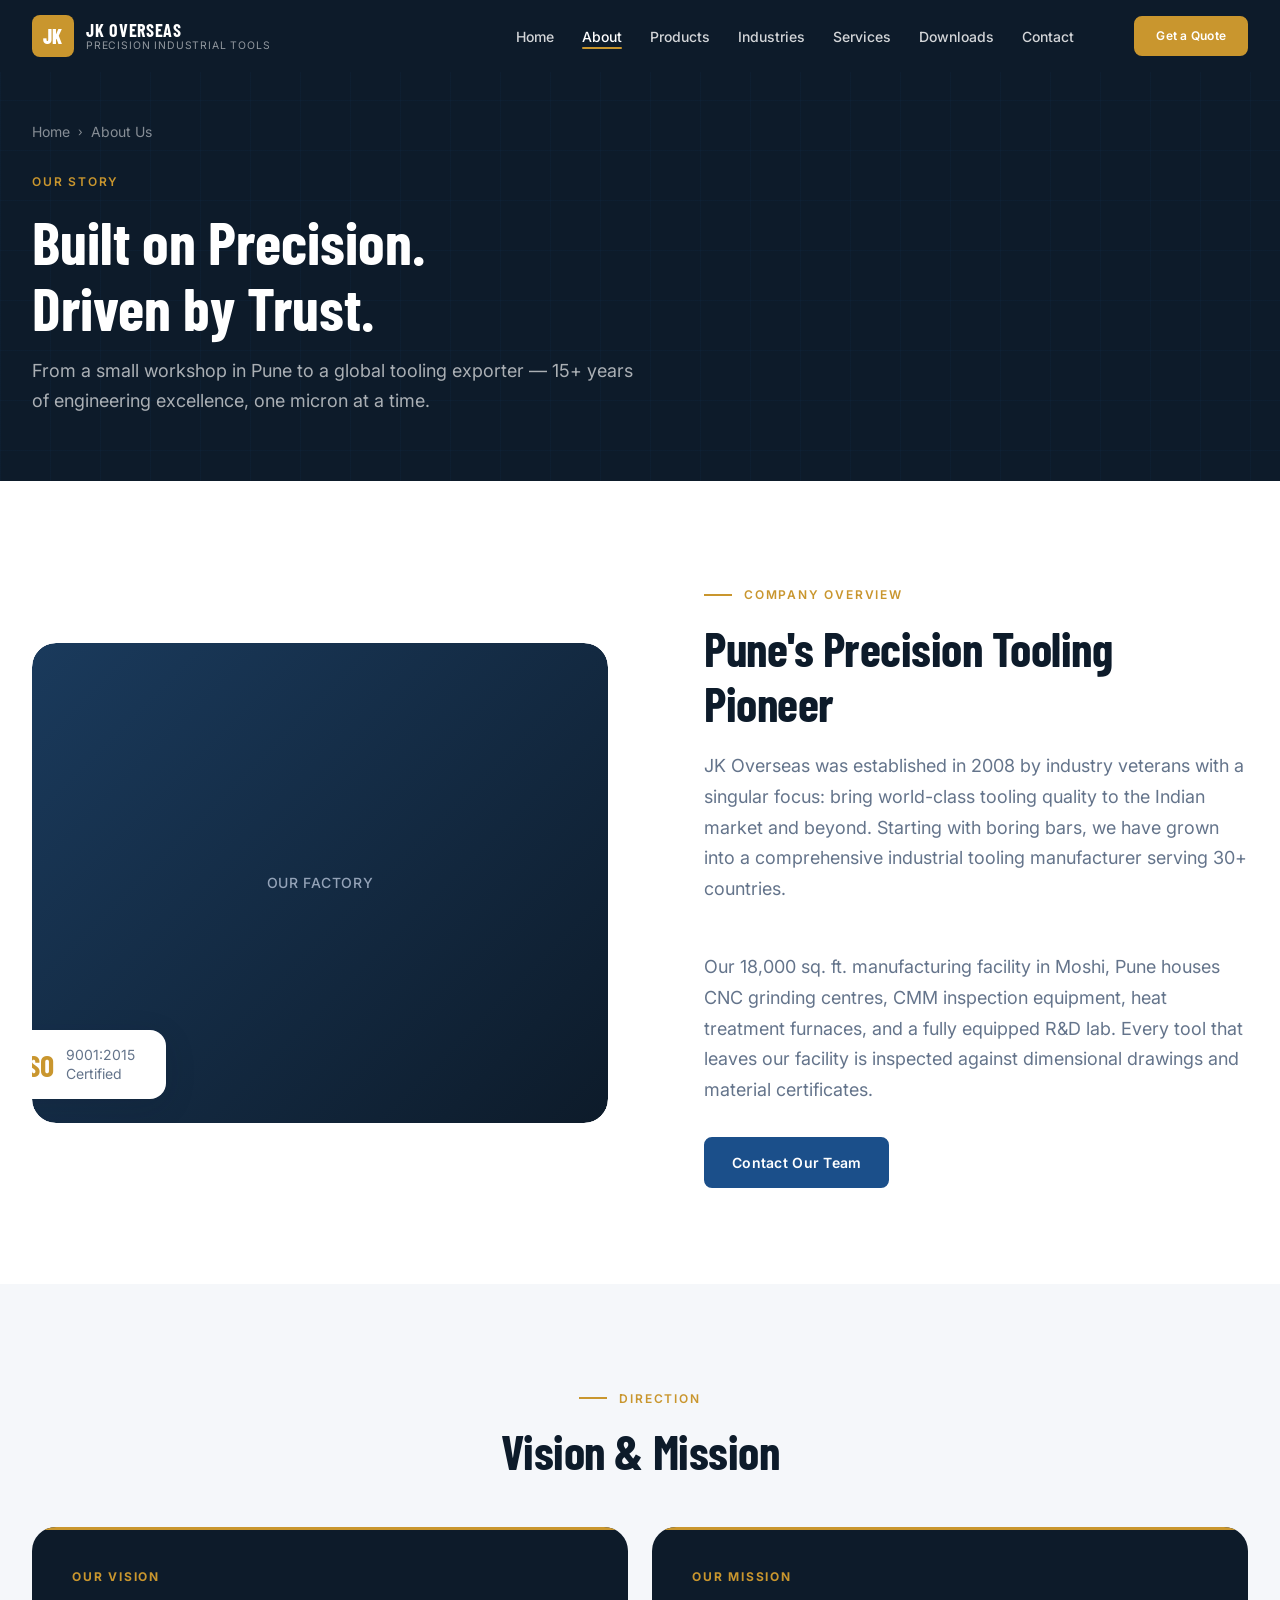
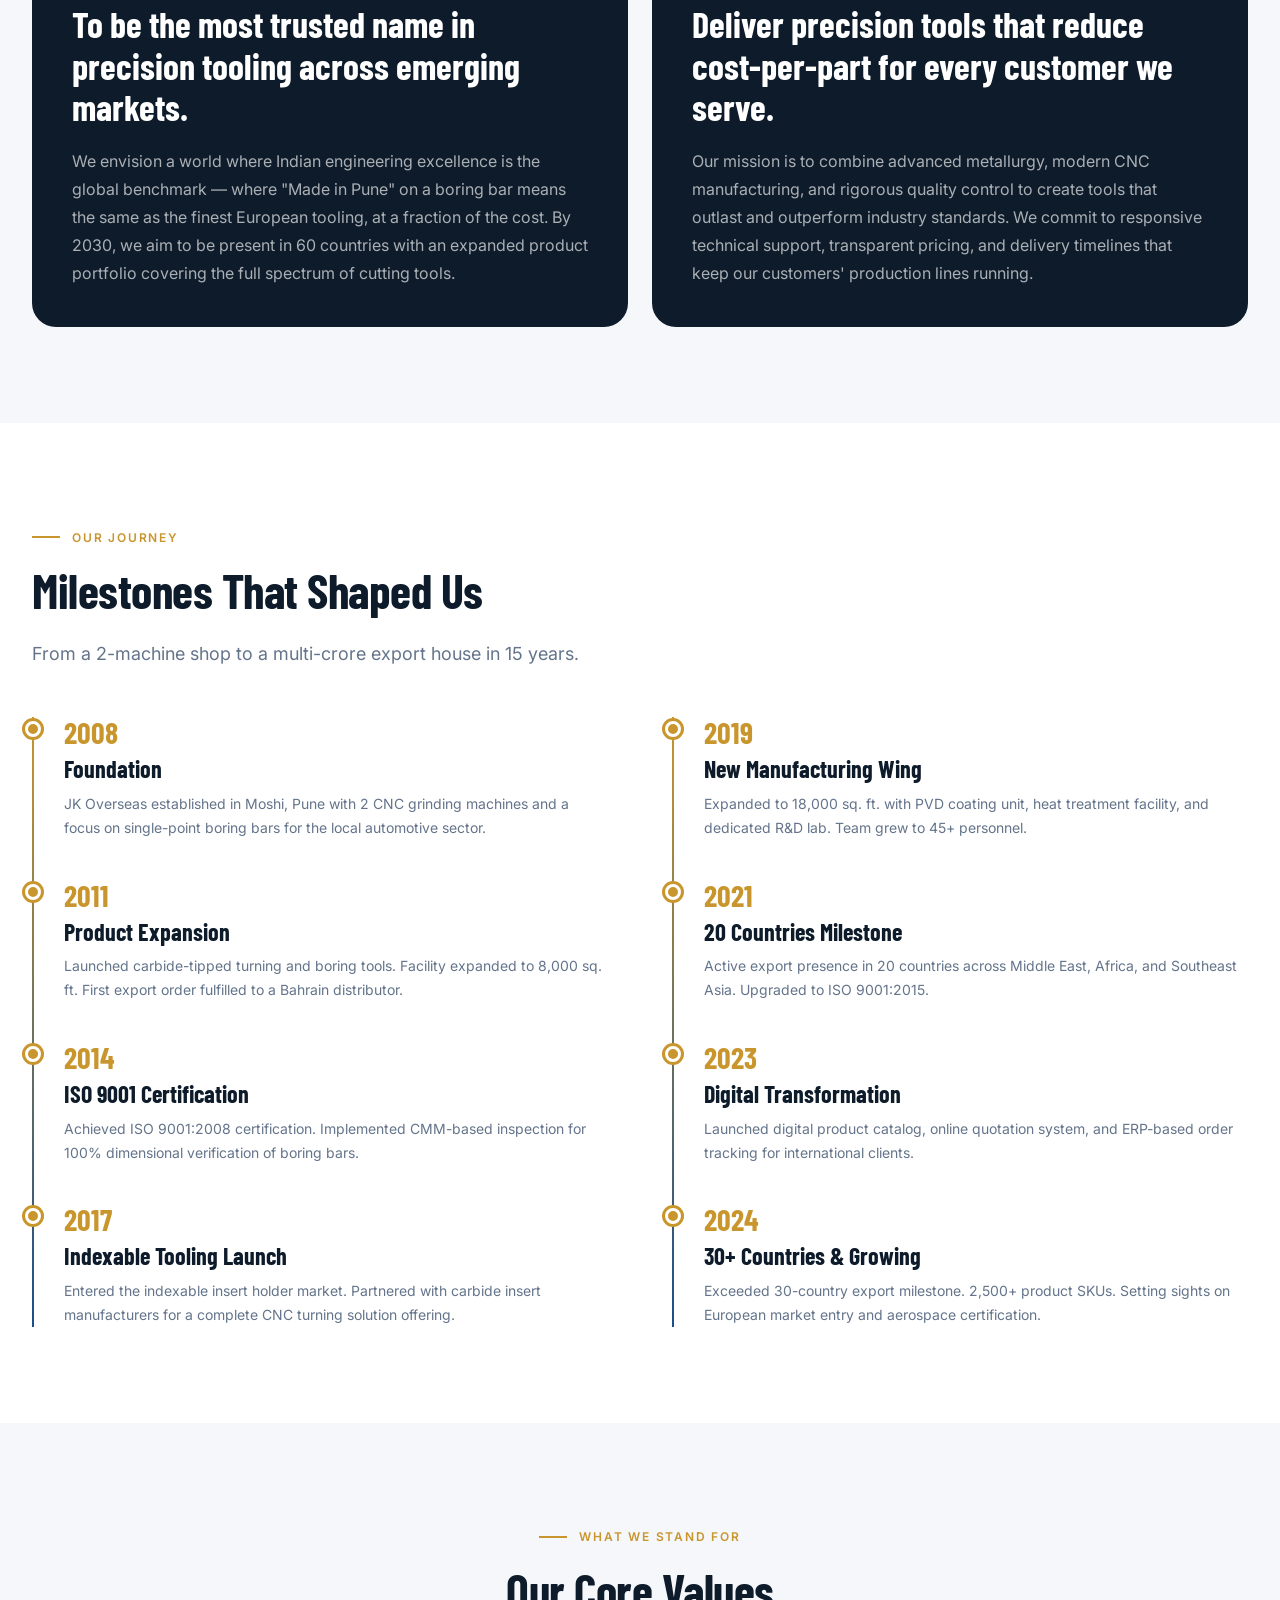
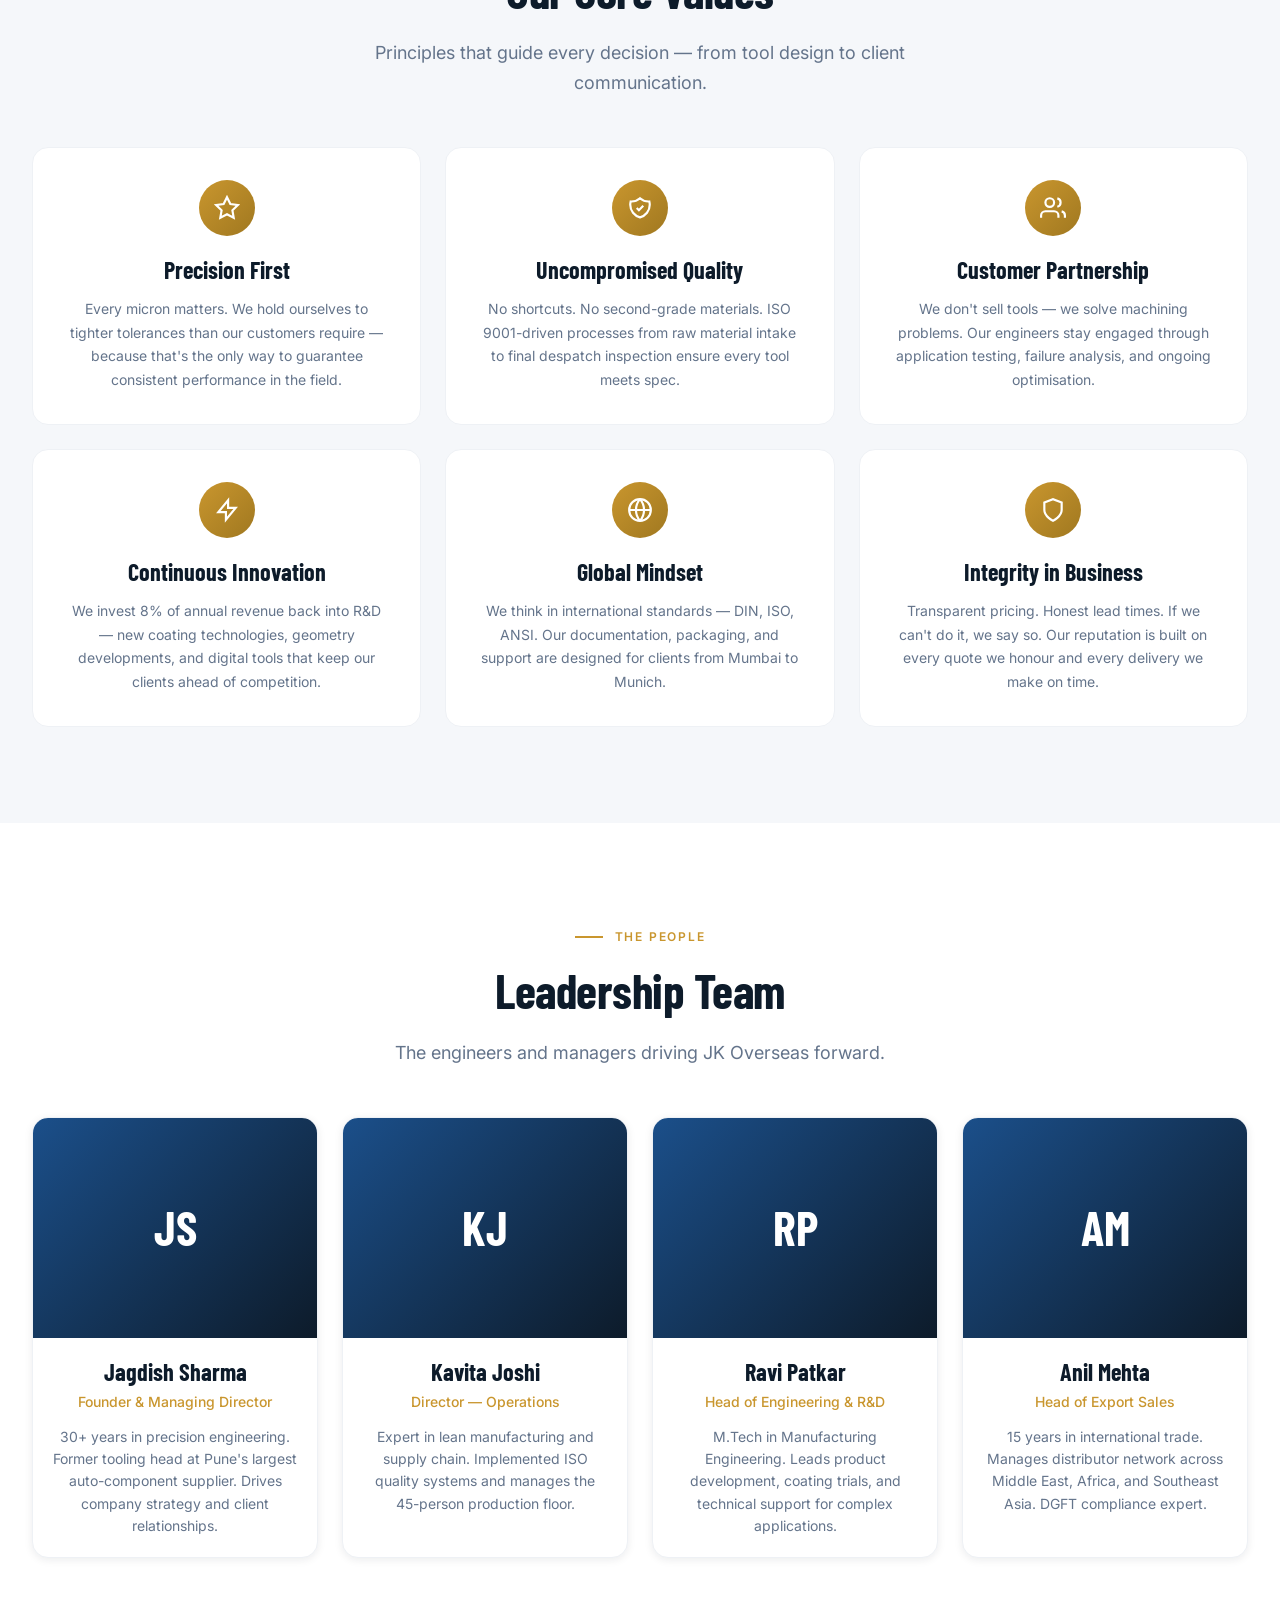
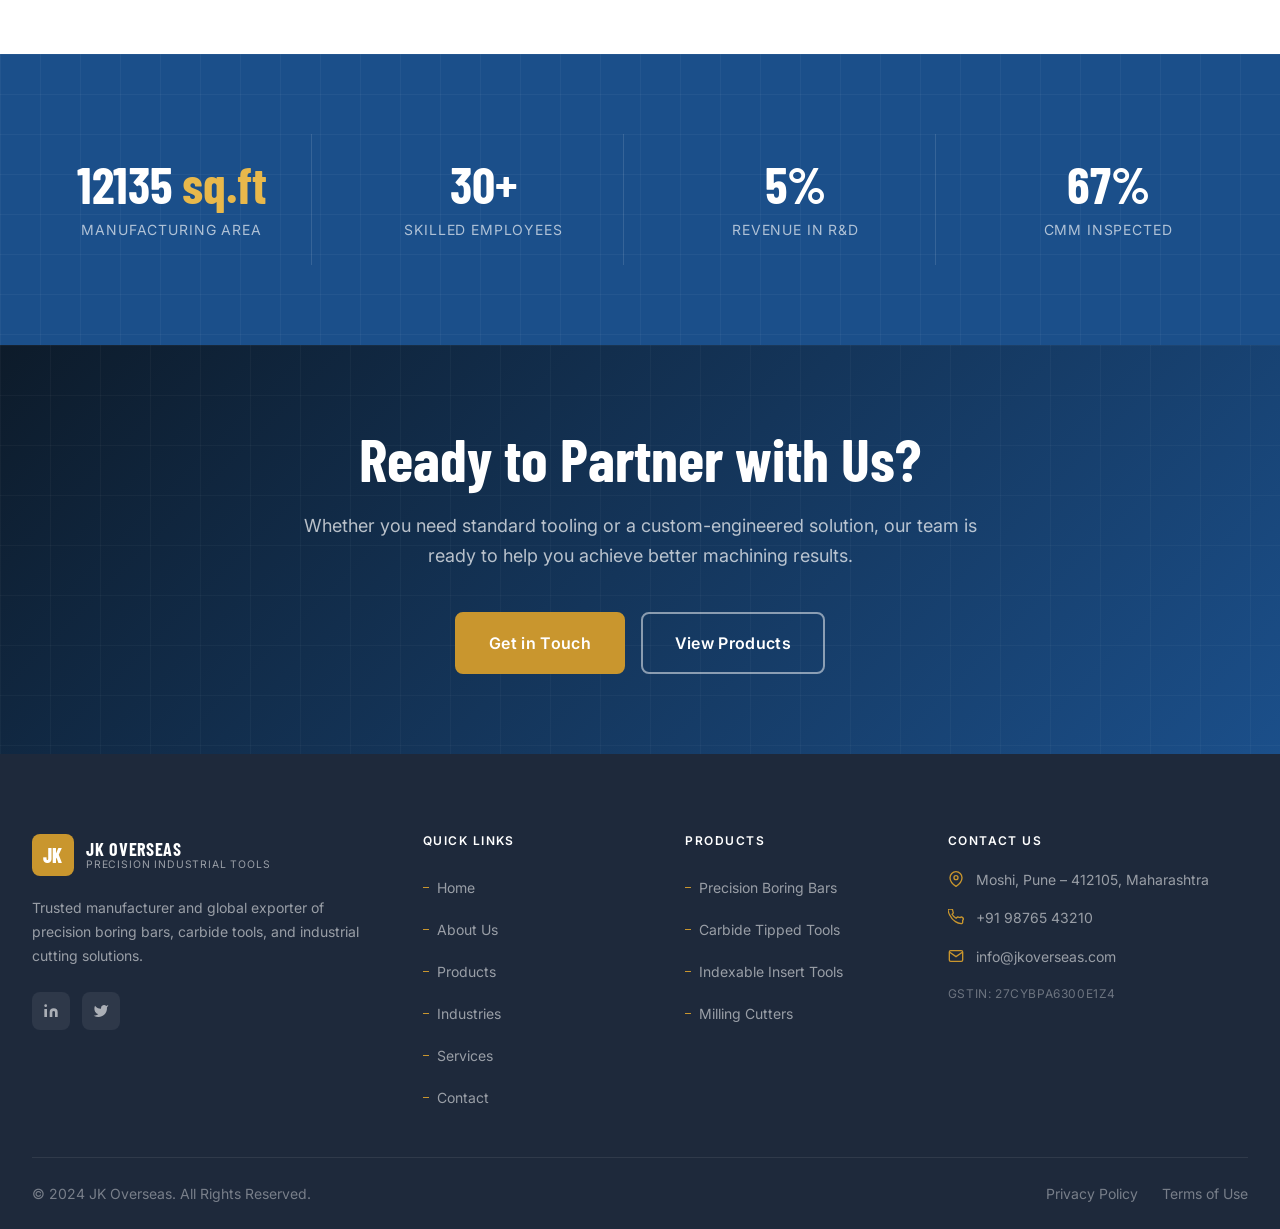
<file: about.html>
<!DOCTYPE html>
<html lang="en">
<head>
  <meta charset="UTF-8" />
  <meta name="viewport" content="width=device-width, initial-scale=1.0" />
  <meta name="description" content="Learn about JK Overseas — our history, vision, mission, core values, and the team behind India's trusted precision tooling exporter." />
  <title>About Us | JK Overseas — Precision Industrial Tools</title>
  <link rel="stylesheet" href="css/variables.css" />
  <link rel="stylesheet" href="css/style.css" />
  <link rel="stylesheet" href="css/responsive.css" />
  <link rel="icon" href="data:image/svg+xml,<svg xmlns='http://www.w3.org/2000/svg' viewBox='0 0 32 32'><rect width='32' height='32' rx='6' fill='%23C9962E'/><text x='16' y='22' text-anchor='middle' font-family='Arial' font-weight='bold' font-size='14' fill='white'>JK</text></svg>" />
</head>
<body>

  <header class="site-header page-header" id="siteHeader">
    <div class="container">
      <nav class="navbar" role="navigation" aria-label="Main navigation">
        <a href="index.html" class="nav-logo" aria-label="JK Overseas Home">
          <span class="logo-mark" aria-hidden="true">JK</span>
          <div class="logo-text">
            <span class="logo-name">JK Overseas</span>
            <span class="logo-tagline">Precision Industrial Tools</span>
          </div>
        </a>
        <ul class="nav-links" id="navLinks" role="menubar">
          <li role="none"><a href="index.html"      class="nav-link" role="menuitem">Home</a></li>
          <li role="none"><a href="about.html"      class="nav-link active" role="menuitem">About</a></li>
          <li role="none"><a href="products.html"   class="nav-link" role="menuitem">Products</a></li>
          <li role="none"><a href="industries.html" class="nav-link" role="menuitem">Industries</a></li>
          <li role="none"><a href="services.html"   class="nav-link" role="menuitem">Services</a></li>
          <li role="none"><a href="downloads.html"  class="nav-link" role="menuitem">Downloads</a></li>
          <li role="none"><a href="contact.html"    class="nav-link" role="menuitem">Contact</a></li>
        </ul>
        <div class="nav-actions">
          <a href="contact.html" class="btn btn-accent btn-sm">Get a Quote</a>
          <button class="nav-toggle" id="navToggle" aria-label="Toggle navigation" aria-expanded="false">
            <span></span><span></span><span></span>
          </button>
        </div>
      </nav>
    </div>
  </header>

  <main id="main-content">

    <!-- Page Hero -->
    <section class="page-hero" aria-labelledby="page-title">
      <div class="container">
        <div class="page-hero-content fade-in">
          <nav class="breadcrumb" aria-label="Breadcrumb">
            <a href="index.html">Home</a>
            <span class="breadcrumb-sep" aria-hidden="true">›</span>
            <span aria-current="page">About Us</span>
          </nav>
          <p class="page-hero-eyebrow">Our Story</p>
          <h1 class="page-hero-title" id="page-title">Built on Precision.<br />Driven by Trust.</h1>
          <p class="page-hero-desc">From a small workshop in Pune to a global tooling exporter — 15+ years of engineering excellence, one micron at a time.</p>
        </div>
      </div>
    </section>

    <!-- Company Overview -->
    <section class="section" aria-labelledby="overview-heading">
      <div class="container">
        <div class="intro-grid">
          <div class="intro-image fade-in">
            <div class="intro-image-main">
              <div class="img-placeholder bg-boring" role="img" aria-label="JK Overseas factory">Our Factory</div>
            </div>
            <div class="intro-image-badge">
              <div class="badge-number">ISO</div>
              <div class="badge-label">9001:2015 Certified</div>
            </div>
          </div>
          <div class="intro-body fade-in fade-in-delay-2">
            <div class="section-header">
              <p class="section-eyebrow">Company Overview</p>
              <h2 class="section-title" id="overview-heading">Pune's Precision Tooling Pioneer</h2>
              <p class="section-desc">
                JK Overseas was established in 2008 by industry veterans with a singular focus: bring world-class tooling quality to the Indian market and beyond. Starting with boring bars, we have grown into a comprehensive industrial tooling manufacturer serving 30+ countries.
              </p>
            </div>
            <p class="section-desc" style="margin-top:1rem;">
              Our 18,000 sq. ft. manufacturing facility in Moshi, Pune houses CNC grinding centres, CMM inspection equipment, heat treatment furnaces, and a fully equipped R&amp;D lab. Every tool that leaves our facility is inspected against dimensional drawings and material certificates.
            </p>
            <div style="margin-top:2rem;">
              <a href="contact.html" class="btn btn-primary">Contact Our Team</a>
            </div>
          </div>
        </div>
      </div>
    </section>

    <!-- Vision & Mission -->
    <section class="section section--light" aria-labelledby="vm-heading">
      <div class="container">
        <div class="section-header section-header--center fade-in">
          <p class="section-eyebrow">Direction</p>
          <h2 class="section-title" id="vm-heading">Vision &amp; Mission</h2>
        </div>
        <div class="vision-mission-grid stagger-children">
          <div class="vm-card">
            <p class="vm-label">Our Vision</p>
            <h3 class="vm-title">To be the most trusted name in precision tooling across emerging markets.</h3>
            <p class="vm-text">We envision a world where Indian engineering excellence is the global benchmark — where "Made in Pune" on a boring bar means the same as the finest European tooling, at a fraction of the cost. By 2030, we aim to be present in 60 countries with an expanded product portfolio covering the full spectrum of cutting tools.</p>
          </div>
          <div class="vm-card">
            <p class="vm-label">Our Mission</p>
            <h3 class="vm-title">Deliver precision tools that reduce cost-per-part for every customer we serve.</h3>
            <p class="vm-text">Our mission is to combine advanced metallurgy, modern CNC manufacturing, and rigorous quality control to create tools that outlast and outperform industry standards. We commit to responsive technical support, transparent pricing, and delivery timelines that keep our customers' production lines running.</p>
          </div>
        </div>
      </div>
    </section>

    <!-- Timeline -->
    <section class="section" aria-labelledby="timeline-heading">
      <div class="container">
        <div class="section-header fade-in">
          <p class="section-eyebrow">Our Journey</p>
          <h2 class="section-title" id="timeline-heading">Milestones That Shaped Us</h2>
          <p class="section-desc">From a 2-machine shop to a multi-crore export house in 15 years.</p>
        </div>
        <div style="display:grid;grid-template-columns:1fr 1fr;gap:4rem;align-items:start;margin-top:3rem;">
          <div class="timeline fade-in">
            <div class="timeline-item">
              <div class="timeline-dot" aria-hidden="true"></div>
              <div class="timeline-year">2008</div>
              <h3 class="timeline-title">Foundation</h3>
              <p class="timeline-text">JK Overseas established in Moshi, Pune with 2 CNC grinding machines and a focus on single-point boring bars for the local automotive sector.</p>
            </div>
            <div class="timeline-item">
              <div class="timeline-dot" aria-hidden="true"></div>
              <div class="timeline-year">2011</div>
              <h3 class="timeline-title">Product Expansion</h3>
              <p class="timeline-text">Launched carbide-tipped turning and boring tools. Facility expanded to 8,000 sq. ft. First export order fulfilled to a Bahrain distributor.</p>
            </div>
            <div class="timeline-item">
              <div class="timeline-dot" aria-hidden="true"></div>
              <div class="timeline-year">2014</div>
              <h3 class="timeline-title">ISO 9001 Certification</h3>
              <p class="timeline-text">Achieved ISO 9001:2008 certification. Implemented CMM-based inspection for 100% dimensional verification of boring bars.</p>
            </div>
            <div class="timeline-item">
              <div class="timeline-dot" aria-hidden="true"></div>
              <div class="timeline-year">2017</div>
              <h3 class="timeline-title">Indexable Tooling Launch</h3>
              <p class="timeline-text">Entered the indexable insert holder market. Partnered with carbide insert manufacturers for a complete CNC turning solution offering.</p>
            </div>
          </div>
          <div class="timeline fade-in fade-in-delay-2">
            <div class="timeline-item">
              <div class="timeline-dot" aria-hidden="true"></div>
              <div class="timeline-year">2019</div>
              <h3 class="timeline-title">New Manufacturing Wing</h3>
              <p class="timeline-text">Expanded to 18,000 sq. ft. with PVD coating unit, heat treatment facility, and dedicated R&amp;D lab. Team grew to 45+ personnel.</p>
            </div>
            <div class="timeline-item">
              <div class="timeline-dot" aria-hidden="true"></div>
              <div class="timeline-year">2021</div>
              <h3 class="timeline-title">20 Countries Milestone</h3>
              <p class="timeline-text">Active export presence in 20 countries across Middle East, Africa, and Southeast Asia. Upgraded to ISO 9001:2015.</p>
            </div>
            <div class="timeline-item">
              <div class="timeline-dot" aria-hidden="true"></div>
              <div class="timeline-year">2023</div>
              <h3 class="timeline-title">Digital Transformation</h3>
              <p class="timeline-text">Launched digital product catalog, online quotation system, and ERP-based order tracking for international clients.</p>
            </div>
            <div class="timeline-item">
              <div class="timeline-dot" aria-hidden="true"></div>
              <div class="timeline-year">2024</div>
              <h3 class="timeline-title">30+ Countries &amp; Growing</h3>
              <p class="timeline-text">Exceeded 30-country export milestone. 2,500+ product SKUs. Setting sights on European market entry and aerospace certification.</p>
            </div>
          </div>
        </div>
      </div>
    </section>

    <!-- Core Values -->
    <section class="section section--light" aria-labelledby="values-heading">
      <div class="container">
        <div class="section-header section-header--center fade-in">
          <p class="section-eyebrow">What We Stand For</p>
          <h2 class="section-title" id="values-heading">Our Core Values</h2>
          <p class="section-desc section-desc--center">Principles that guide every decision — from tool design to client communication.</p>
        </div>
        <div class="values-grid stagger-children">
          <div class="value-card">
            <div class="value-icon" aria-hidden="true">
              <svg viewBox="0 0 24 24" fill="none" stroke="currentColor" stroke-width="2"><path d="M12 2l3.09 6.26L22 9.27l-5 4.87 1.18 6.88L12 17.77l-6.18 3.25L7 14.14 2 9.27l6.91-1.01L12 2z"/></svg>
            </div>
            <h3 class="value-title">Precision First</h3>
            <p class="value-text">Every micron matters. We hold ourselves to tighter tolerances than our customers require — because that's the only way to guarantee consistent performance in the field.</p>
          </div>
          <div class="value-card">
            <div class="value-icon" aria-hidden="true">
              <svg viewBox="0 0 24 24" fill="none" stroke="currentColor" stroke-width="2"><path d="M9 12l2 2 4-4m5.618-4.016A11.955 11.955 0 0112 2.944a11.955 11.955 0 01-8.618 3.04A12.02 12.02 0 003 9c0 5.591 3.824 10.29 9 11.622 5.176-1.332 9-6.03 9-11.622 0-1.042-.133-2.052-.382-3.016z"/></svg>
            </div>
            <h3 class="value-title">Uncompromised Quality</h3>
            <p class="value-text">No shortcuts. No second-grade materials. ISO 9001-driven processes from raw material intake to final despatch inspection ensure every tool meets spec.</p>
          </div>
          <div class="value-card">
            <div class="value-icon" aria-hidden="true">
              <svg viewBox="0 0 24 24" fill="none" stroke="currentColor" stroke-width="2"><path d="M17 21v-2a4 4 0 00-4-4H5a4 4 0 00-4 4v2"/><circle cx="9" cy="7" r="4"/><path d="M23 21v-2a4 4 0 00-3-3.87M16 3.13a4 4 0 010 7.75"/></svg>
            </div>
            <h3 class="value-title">Customer Partnership</h3>
            <p class="value-text">We don't sell tools — we solve machining problems. Our engineers stay engaged through application testing, failure analysis, and ongoing optimisation.</p>
          </div>
          <div class="value-card">
            <div class="value-icon" aria-hidden="true">
              <svg viewBox="0 0 24 24" fill="none" stroke="currentColor" stroke-width="2"><path d="M13 10V3L4 14h7v7l9-11h-7z"/></svg>
            </div>
            <h3 class="value-title">Continuous Innovation</h3>
            <p class="value-text">We invest 8% of annual revenue back into R&amp;D — new coating technologies, geometry developments, and digital tools that keep our clients ahead of competition.</p>
          </div>
          <div class="value-card">
            <div class="value-icon" aria-hidden="true">
              <svg viewBox="0 0 24 24" fill="none" stroke="currentColor" stroke-width="2"><circle cx="12" cy="12" r="10"/><path d="M2 12h20M12 2a15.3 15.3 0 010 20M12 2a15.3 15.3 0 000 20"/></svg>
            </div>
            <h3 class="value-title">Global Mindset</h3>
            <p class="value-text">We think in international standards — DIN, ISO, ANSI. Our documentation, packaging, and support are designed for clients from Mumbai to Munich.</p>
          </div>
          <div class="value-card">
            <div class="value-icon" aria-hidden="true">
              <svg viewBox="0 0 24 24" fill="none" stroke="currentColor" stroke-width="2"><path d="M12 22s8-4 8-10V5l-8-3-8 3v7c0 6 8 10 8 10z"/></svg>
            </div>
            <h3 class="value-title">Integrity in Business</h3>
            <p class="value-text">Transparent pricing. Honest lead times. If we can't do it, we say so. Our reputation is built on every quote we honour and every delivery we make on time.</p>
          </div>
        </div>
      </div>
    </section>

    <!-- Team -->
    <section class="section" aria-labelledby="team-heading">
      <div class="container">
        <div class="section-header section-header--center fade-in">
          <p class="section-eyebrow">The People</p>
          <h2 class="section-title" id="team-heading">Leadership Team</h2>
          <p class="section-desc section-desc--center">The engineers and managers driving JK Overseas forward.</p>
        </div>
        <div class="team-grid stagger-children">
          <div class="team-card">
            <div class="team-card-image" aria-hidden="true">JS</div>
            <div class="team-card-body">
              <h3 class="team-card-name">Jagdish Sharma</h3>
              <p class="team-card-role">Founder &amp; Managing Director</p>
              <p class="team-card-bio">30+ years in precision engineering. Former tooling head at Pune's largest auto-component supplier. Drives company strategy and client relationships.</p>
            </div>
          </div>
          <div class="team-card">
            <div class="team-card-image" aria-hidden="true">KJ</div>
            <div class="team-card-body">
              <h3 class="team-card-name">Kavita Joshi</h3>
              <p class="team-card-role">Director — Operations</p>
              <p class="team-card-bio">Expert in lean manufacturing and supply chain. Implemented ISO quality systems and manages the 45-person production floor.</p>
            </div>
          </div>
          <div class="team-card">
            <div class="team-card-image" aria-hidden="true">RP</div>
            <div class="team-card-body">
              <h3 class="team-card-name">Ravi Patkar</h3>
              <p class="team-card-role">Head of Engineering &amp; R&amp;D</p>
              <p class="team-card-bio">M.Tech in Manufacturing Engineering. Leads product development, coating trials, and technical support for complex applications.</p>
            </div>
          </div>
          <div class="team-card">
            <div class="team-card-image" aria-hidden="true">AM</div>
            <div class="team-card-body">
              <h3 class="team-card-name">Anil Mehta</h3>
              <p class="team-card-role">Head of Export Sales</p>
              <p class="team-card-bio">15 years in international trade. Manages distributor network across Middle East, Africa, and Southeast Asia. DGFT compliance expert.</p>
            </div>
          </div>
        </div>
      </div>
    </section>

    <!-- Stats Strip -->
    <section class="stats-section" aria-label="Key statistics">
      <div class="container">
        <div class="stats-grid">
          <div class="stat-item fade-in">
            <div class="stat-number"><span data-count="18000">18000</span> <span class="stat-suffix">sq.ft</span></div>
            <div class="stat-label">Manufacturing Area</div>
          </div>
          <div class="stat-item fade-in fade-in-delay-1">
            <div class="stat-number"><span data-count="45" data-suffix="+">45+</span></div>
            <div class="stat-label">Skilled Employees</div>
          </div>
          <div class="stat-item fade-in fade-in-delay-2">
            <div class="stat-number"><span data-count="8" data-suffix="%">8%</span></div>
            <div class="stat-label">Revenue in R&amp;D</div>
          </div>
          <div class="stat-item fade-in fade-in-delay-3">
            <div class="stat-number"><span data-count="100" data-suffix="%">100%</span></div>
            <div class="stat-label">CMM Inspected</div>
          </div>
        </div>
      </div>
    </section>

    <!-- CTA -->
    <section class="cta-section" aria-labelledby="about-cta">
      <div class="container">
        <div class="cta-content fade-in">
          <h2 class="cta-title" id="about-cta">Ready to Partner with Us?</h2>
          <p class="cta-desc">Whether you need standard tooling or a custom-engineered solution, our team is ready to help you achieve better machining results.</p>
          <div class="cta-actions">
            <a href="contact.html" class="btn btn-accent btn-lg">Get in Touch</a>
            <a href="products.html" class="btn btn-outline btn-lg">View Products</a>
          </div>
        </div>
      </div>
    </section>

  </main>

  <footer class="site-footer" role="contentinfo">
    <div class="footer-main">
      <div class="container">
        <div class="footer-grid">
          <div class="footer-brand">
            <a href="index.html" class="nav-logo footer-logo" aria-label="JK Overseas Home">
              <span class="logo-mark" aria-hidden="true">JK</span>
              <div class="logo-text"><span class="logo-name">JK Overseas</span><span class="logo-tagline">Precision Industrial Tools</span></div>
            </a>
            <p class="footer-desc">Trusted manufacturer and global exporter of precision boring bars, carbide tools, and industrial cutting solutions.</p>
            <div class="footer-socials">
              <a href="#" class="social-link" aria-label="LinkedIn"><svg viewBox="0 0 24 24" fill="currentColor"><path d="M16 8a6 6 0 016 6v7h-4v-7a2 2 0 00-2-2 2 2 0 00-2 2v7h-4v-7a6 6 0 016-6zM2 9h4v12H2z"/><circle cx="4" cy="4" r="2"/></svg></a>
              <a href="#" class="social-link" aria-label="Twitter"><svg viewBox="0 0 24 24" fill="currentColor"><path d="M23 3a10.9 10.9 0 01-3.14 1.53 4.48 4.48 0 00-7.86 3v1A10.66 10.66 0 013 4s-4 9 5 13a11.64 11.64 0 01-7 2c9 5 20 0 20-11.5a4.5 4.5 0 00-.08-.83A7.72 7.72 0 0023 3z"/></svg></a>
            </div>
          </div>
          <div class="footer-col">
            <h3 class="footer-heading">Quick Links</h3>
            <ul class="footer-links">
              <li><a href="index.html">Home</a></li><li><a href="about.html">About Us</a></li>
              <li><a href="products.html">Products</a></li><li><a href="industries.html">Industries</a></li>
              <li><a href="services.html">Services</a></li><li><a href="contact.html">Contact</a></li>
            </ul>
          </div>
          <div class="footer-col">
            <h3 class="footer-heading">Products</h3>
            <ul class="footer-links">
              <li><a href="products.html#boring-bars">Precision Boring Bars</a></li>
              <li><a href="products.html#carbide-tools">Carbide Tipped Tools</a></li>
              <li><a href="products.html#indexable">Indexable Insert Tools</a></li>
              <li><a href="products.html#milling">Milling Cutters</a></li>
            </ul>
          </div>
          <div class="footer-col">
            <h3 class="footer-heading">Contact Us</h3>
            <ul class="footer-contact-list">
              <li class="footer-contact-item"><svg viewBox="0 0 24 24" fill="none" stroke="currentColor" stroke-width="2" aria-hidden="true"><path d="M21 10c0 7-9 13-9 13s-9-6-9-13a9 9 0 0118 0z"/><circle cx="12" cy="10" r="3"/></svg><span>Moshi, Pune – 412105, Maharashtra</span></li>
              <li class="footer-contact-item"><svg viewBox="0 0 24 24" fill="none" stroke="currentColor" stroke-width="2" aria-hidden="true"><path d="M22 16.92v3a2 2 0 01-2.18 2 19.79 19.79 0 01-8.63-3.07A19.5 19.5 0 013.07 9.81a19.79 19.79 0 01-3.07-8.63A2 2 0 012 .18h3a2 2 0 012 1.72c.127.96.361 1.903.7 2.81a2 2 0 01-.45 2.11L6.09 7.91a16 16 0 006 6l1.27-1.27a2 2 0 012.11-.45c.907.339 1.85.573 2.81.7A2 2 0 0122 16.92z"/></svg><span>+91 98765 43210</span></li>
              <li class="footer-contact-item"><svg viewBox="0 0 24 24" fill="none" stroke="currentColor" stroke-width="2" aria-hidden="true"><path d="M4 4h16c1.1 0 2 .9 2 2v12c0 1.1-.9 2-2 2H4c-1.1 0-2-.9-2-2V6c0-1.1.9-2 2-2z"/><polyline points="22,6 12,13 2,6"/></svg><span>info@jkoverseas.com</span></li>
            </ul>
            <p class="footer-gst">GSTIN: 27CYBPA6300E1Z4</p>
          </div>
        </div>
      </div>
    </div>
    <div class="container">
      <div class="footer-bottom">
        <p>&copy; 2024 JK Overseas. All Rights Reserved.</p>
        <nav class="footer-bottom-links" aria-label="Legal links"><a href="#">Privacy Policy</a><a href="#">Terms of Use</a></nav>
      </div>
    </div>
  </footer>

  <button class="scroll-top" id="scrollTop" aria-label="Scroll to top">
    <svg viewBox="0 0 24 24" fill="none" stroke="currentColor" stroke-width="2" aria-hidden="true"><path d="M18 15l-6-6-6 6"/></svg>
  </button>

  <script src="js/navigation.js"></script>
  <script src="js/animations.js"></script>
  <script src="js/main.js"></script>
</body>
</html>
</file>
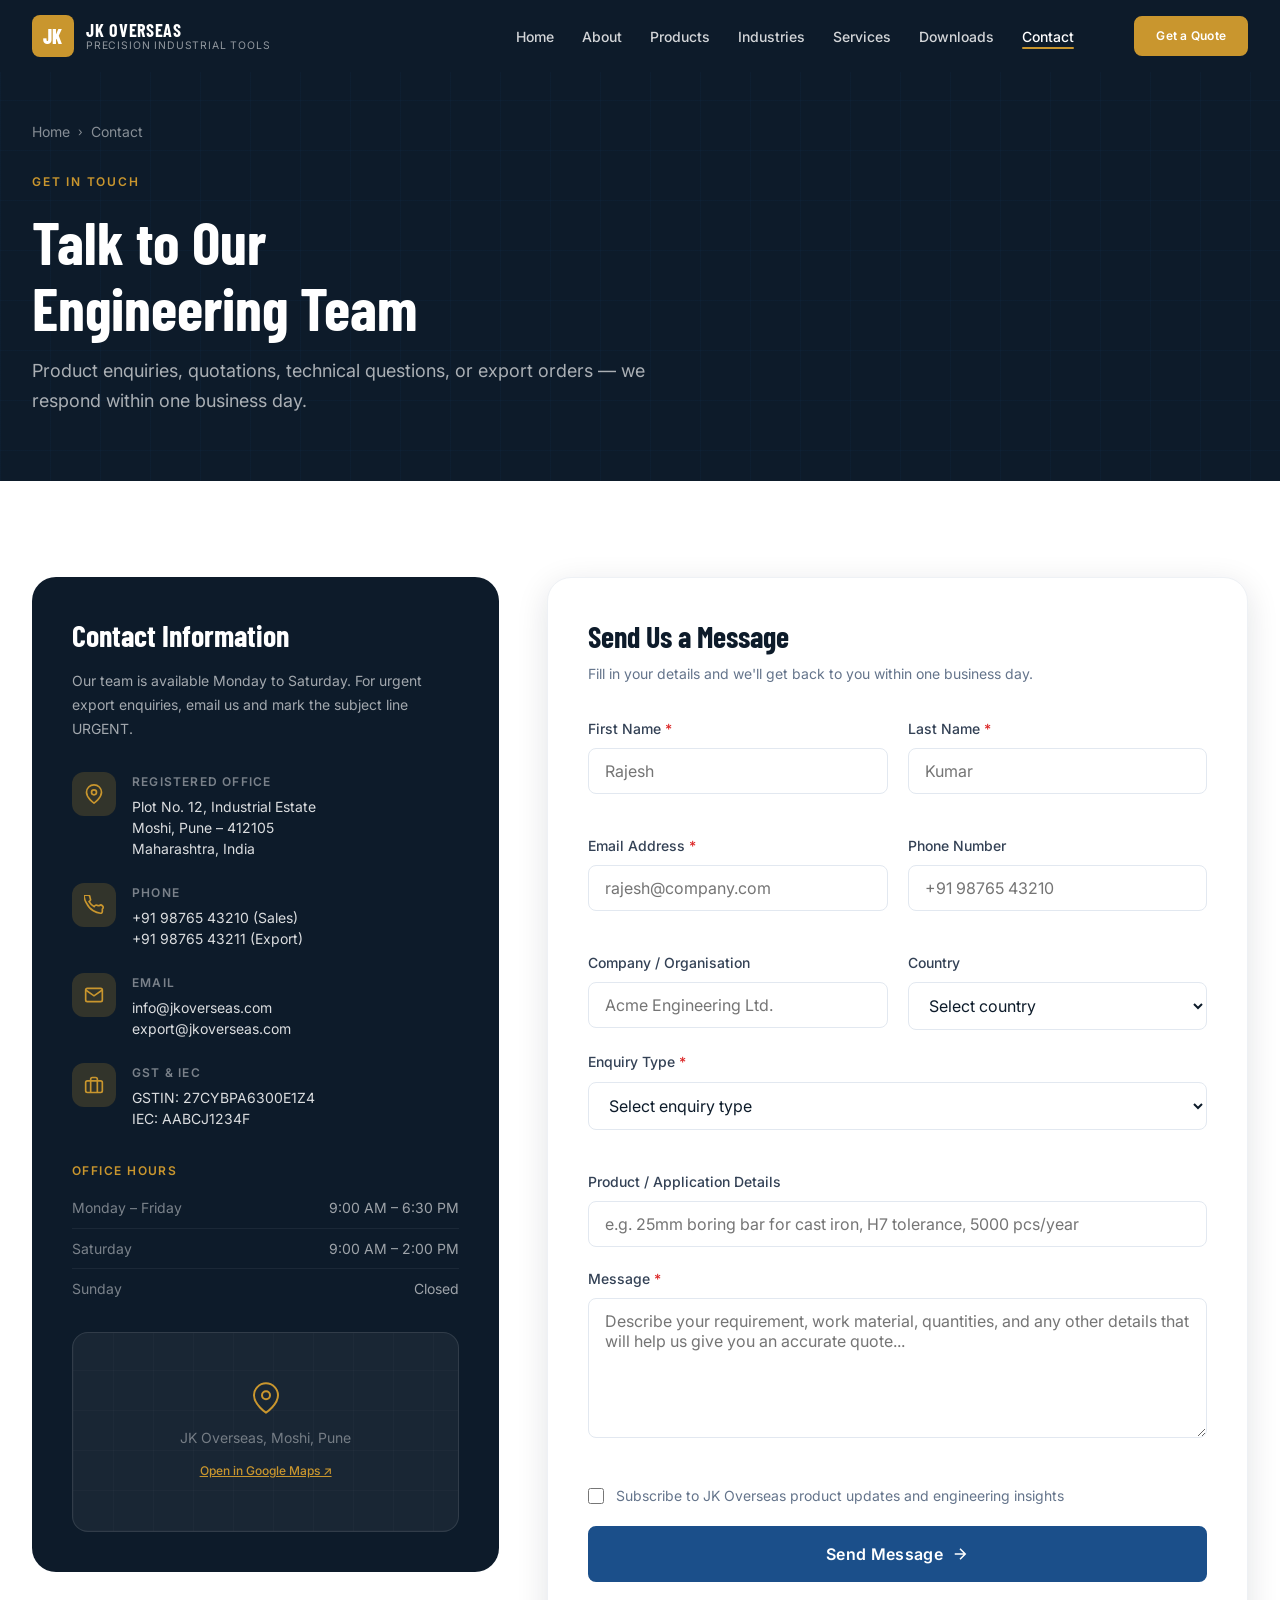
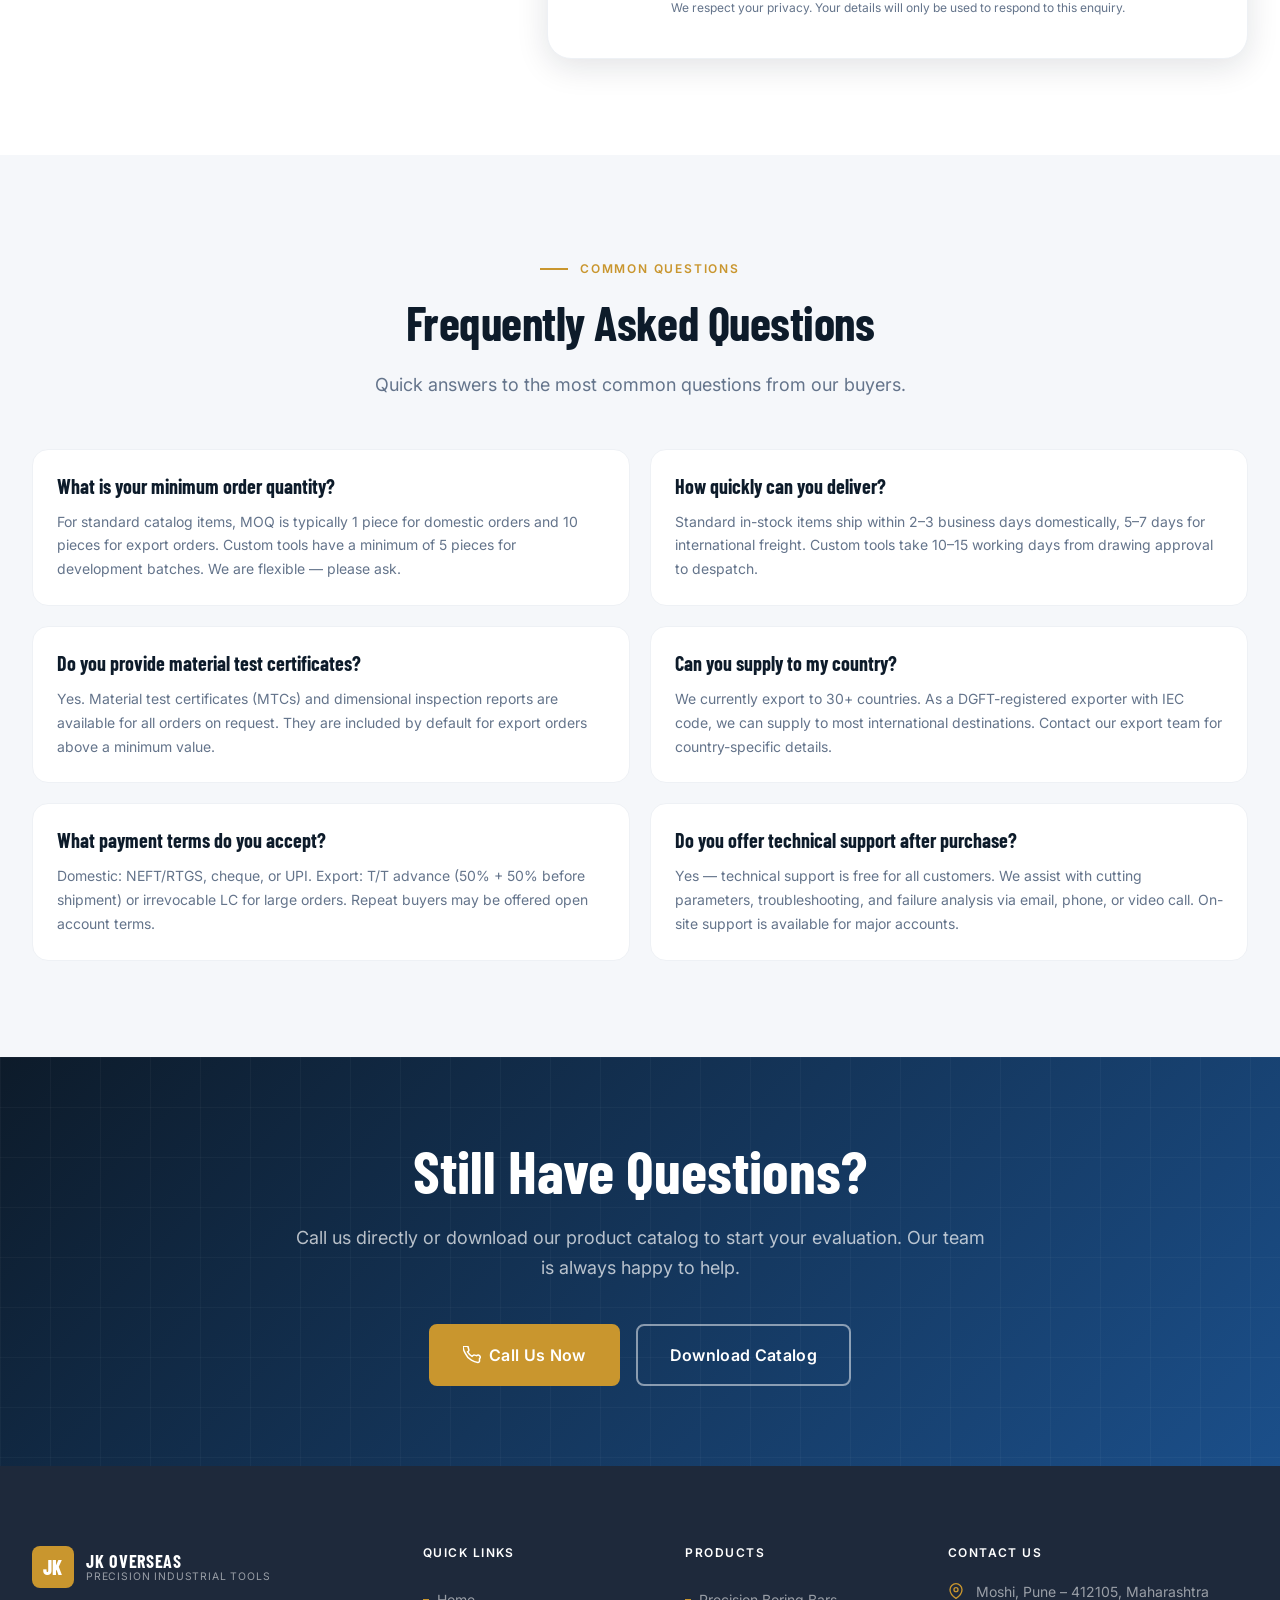
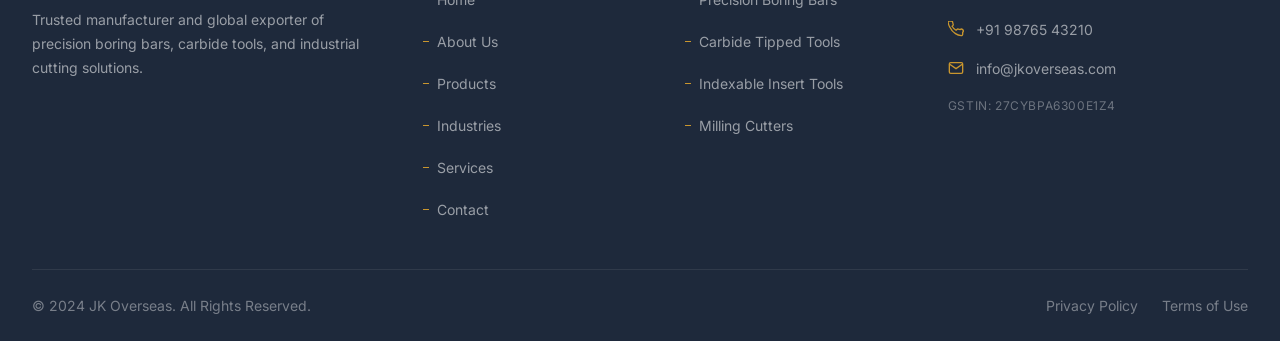
<file: contact.html>
<!DOCTYPE html>
<html lang="en">
<head>
  <meta charset="UTF-8" />
  <meta name="viewport" content="width=device-width, initial-scale=1.0" />
  <meta name="description" content="Contact JK Overseas for product enquiries, quotations, technical support, or export orders. Located in Moshi, Pune, Maharashtra, India." />
  <title>Contact Us | JK Overseas — Precision Industrial Tools</title>
  <link rel="stylesheet" href="css/variables.css" />
  <link rel="stylesheet" href="css/style.css" />
  <link rel="stylesheet" href="css/responsive.css" />
  <link rel="icon" href="data:image/svg+xml,<svg xmlns='http://www.w3.org/2000/svg' viewBox='0 0 32 32'><rect width='32' height='32' rx='6' fill='%23C9962E'/><text x='16' y='22' text-anchor='middle' font-family='Arial' font-weight='bold' font-size='14' fill='white'>JK</text></svg>" />
  <style>
    /* Map placeholder with pin icon */
    .map-inner {
      width: 100%;
      height: 100%;
      display: flex;
      flex-direction: column;
      align-items: center;
      justify-content: center;
      gap: 0.75rem;
      background: repeating-linear-gradient(
        0deg, rgba(255,255,255,0.02) 0px, rgba(255,255,255,0.02) 1px, transparent 1px, transparent 40px
      ),
      repeating-linear-gradient(
        90deg, rgba(255,255,255,0.02) 0px, rgba(255,255,255,0.02) 1px, transparent 1px, transparent 40px
      );
    }
    .map-inner svg { color: var(--clr-accent); }
    .map-inner span { font-size: var(--fs-sm); color: rgba(255,255,255,0.4); }
    .map-inner a {
      font-size: var(--fs-xs);
      color: var(--clr-accent);
      text-decoration: underline;
      font-weight: var(--fw-medium);
    }
    .office-hours { margin-top: var(--sp-8); }
    .office-hours-title {
      font-size: var(--fs-xs);
      font-weight: var(--fw-semibold);
      letter-spacing: 0.12em;
      text-transform: uppercase;
      color: var(--clr-accent);
      margin-bottom: var(--sp-4);
    }
    .hours-list { display: flex; flex-direction: column; gap: var(--sp-2); }
    .hours-item {
      display: flex;
      justify-content: space-between;
      font-size: var(--fs-sm);
      color: rgba(255,255,255,0.6);
      padding-bottom: var(--sp-2);
      border-bottom: 1px solid rgba(255,255,255,0.06);
    }
    .hours-item:last-child { border-bottom: none; }
    .hours-day { color: rgba(255,255,255,0.45); }
    .faq-grid {
      display: grid;
      grid-template-columns: 1fr 1fr;
      gap: var(--sp-5);
      margin-top: var(--sp-8);
    }
    .faq-item {
      background: var(--clr-white);
      border: 1px solid var(--clr-gray-100);
      border-radius: var(--r-xl);
      padding: var(--sp-6);
    }
    .faq-q {
      font-family: var(--font-display);
      font-size: var(--fs-xl);
      font-weight: var(--fw-bold);
      color: var(--text-primary);
      margin-bottom: var(--sp-3);
    }
    .faq-a { font-size: var(--fs-sm); color: var(--text-muted); line-height: 1.7; }
    @media (max-width: 768px) { .faq-grid { grid-template-columns: 1fr; } }
  </style>
</head>
<body>

  <header class="site-header page-header" id="siteHeader">
    <div class="container">
      <nav class="navbar" role="navigation" aria-label="Main navigation">
        <a href="index.html" class="nav-logo" aria-label="JK Overseas Home">
          <span class="logo-mark" aria-hidden="true">JK</span>
          <div class="logo-text"><span class="logo-name">JK Overseas</span><span class="logo-tagline">Precision Industrial Tools</span></div>
        </a>
        <ul class="nav-links" id="navLinks" role="menubar">
          <li role="none"><a href="index.html"      class="nav-link" role="menuitem">Home</a></li>
          <li role="none"><a href="about.html"      class="nav-link" role="menuitem">About</a></li>
          <li role="none"><a href="products.html"   class="nav-link" role="menuitem">Products</a></li>
          <li role="none"><a href="industries.html" class="nav-link" role="menuitem">Industries</a></li>
          <li role="none"><a href="services.html"   class="nav-link" role="menuitem">Services</a></li>
          <li role="none"><a href="downloads.html"  class="nav-link" role="menuitem">Downloads</a></li>
          <li role="none"><a href="contact.html"    class="nav-link active" role="menuitem">Contact</a></li>
        </ul>
        <div class="nav-actions">
          <a href="contact.html" class="btn btn-accent btn-sm">Get a Quote</a>
          <button class="nav-toggle" id="navToggle" aria-label="Toggle navigation" aria-expanded="false"><span></span><span></span><span></span></button>
        </div>
      </nav>
    </div>
  </header>

  <main id="main-content">

    <section class="page-hero" aria-labelledby="page-title">
      <div class="container">
        <div class="page-hero-content fade-in">
          <nav class="breadcrumb" aria-label="Breadcrumb">
            <a href="index.html">Home</a><span class="breadcrumb-sep" aria-hidden="true">›</span><span aria-current="page">Contact</span>
          </nav>
          <p class="page-hero-eyebrow">Get in Touch</p>
          <h1 class="page-hero-title" id="page-title">Talk to Our<br />Engineering Team</h1>
          <p class="page-hero-desc">Product enquiries, quotations, technical questions, or export orders — we respond within one business day.</p>
        </div>
      </div>
    </section>

    <!-- Contact Section -->
    <section class="section" aria-labelledby="contact-heading">
      <div class="container">
        <h2 class="section-title" id="contact-heading" style="display:none;">Contact JK Overseas</h2>
        <div class="contact-layout">

          <!-- Info Card -->
          <aside class="contact-info-card fade-in" aria-label="Contact information">
            <h2 class="contact-info-title">Contact Information</h2>
            <p class="contact-info-desc">Our team is available Monday to Saturday. For urgent export enquiries, email us and mark the subject line URGENT.</p>

            <div class="contact-details">
              <div class="contact-detail">
                <div class="contact-detail-icon" aria-hidden="true">
                  <svg viewBox="0 0 24 24" fill="none" stroke="currentColor" stroke-width="2"><path d="M21 10c0 7-9 13-9 13s-9-6-9-13a9 9 0 0118 0z"/><circle cx="12" cy="10" r="3"/></svg>
                </div>
                <div>
                  <p class="contact-detail-label">Registered Office</p>
                  <p class="contact-detail-value">Plot No. 12, Industrial Estate<br />Moshi, Pune – 412105<br />Maharashtra, India</p>
                </div>
              </div>
              <div class="contact-detail">
                <div class="contact-detail-icon" aria-hidden="true">
                  <svg viewBox="0 0 24 24" fill="none" stroke="currentColor" stroke-width="2"><path d="M22 16.92v3a2 2 0 01-2.18 2 19.79 19.79 0 01-8.63-3.07A19.5 19.5 0 013.07 9.81a19.79 19.79 0 01-3.07-8.63A2 2 0 012 .18h3a2 2 0 012 1.72c.127.96.361 1.903.7 2.81a2 2 0 01-.45 2.11L6.09 7.91a16 16 0 006 6l1.27-1.27a2 2 0 012.11-.45c.907.339 1.85.573 2.81.7A2 2 0 0122 16.92z"/></svg>
                </div>
                <div>
                  <p class="contact-detail-label">Phone</p>
                  <p class="contact-detail-value">+91 98765 43210 (Sales)<br />+91 98765 43211 (Export)</p>
                </div>
              </div>
              <div class="contact-detail">
                <div class="contact-detail-icon" aria-hidden="true">
                  <svg viewBox="0 0 24 24" fill="none" stroke="currentColor" stroke-width="2"><path d="M4 4h16c1.1 0 2 .9 2 2v12c0 1.1-.9 2-2 2H4c-1.1 0-2-.9-2-2V6c0-1.1.9-2 2-2z"/><polyline points="22,6 12,13 2,6"/></svg>
                </div>
                <div>
                  <p class="contact-detail-label">Email</p>
                  <p class="contact-detail-value">
                    <a href="mailto:info@jkoverseas.com" style="color:rgba(255,255,255,0.85);">info@jkoverseas.com</a><br />
                    <a href="mailto:export@jkoverseas.com" style="color:rgba(255,255,255,0.85);">export@jkoverseas.com</a>
                  </p>
                </div>
              </div>
              <div class="contact-detail">
                <div class="contact-detail-icon" aria-hidden="true">
                  <svg viewBox="0 0 24 24" fill="none" stroke="currentColor" stroke-width="2"><rect x="2" y="7" width="20" height="14" rx="2"/><path d="M16 21V5a2 2 0 00-2-2h-4a2 2 0 00-2 2v16"/></svg>
                </div>
                <div>
                  <p class="contact-detail-label">GST &amp; IEC</p>
                  <p class="contact-detail-value">GSTIN: 27CYBPA6300E1Z4<br />IEC: AABCJ1234F</p>
                </div>
              </div>
            </div>

            <!-- Office Hours -->
            <div class="office-hours">
              <p class="office-hours-title">Office Hours</p>
              <div class="hours-list">
                <div class="hours-item">
                  <span class="hours-day">Monday – Friday</span>
                  <span>9:00 AM – 6:30 PM</span>
                </div>
                <div class="hours-item">
                  <span class="hours-day">Saturday</span>
                  <span>9:00 AM – 2:00 PM</span>
                </div>
                <div class="hours-item">
                  <span class="hours-day">Sunday</span>
                  <span>Closed</span>
                </div>
              </div>
            </div>

            <!-- Map Placeholder -->
            <div class="map-placeholder" role="img" aria-label="Location map for JK Overseas, Moshi, Pune">
              <div class="map-inner">
                <svg width="32" height="32" viewBox="0 0 24 24" fill="none" stroke="currentColor" stroke-width="1.5" aria-hidden="true"><path d="M21 10c0 7-9 13-9 13s-9-6-9-13a9 9 0 0118 0z"/><circle cx="12" cy="10" r="3"/></svg>
                <span>JK Overseas, Moshi, Pune</span>
                <a href="https://maps.google.com/?q=Moshi+Pune+Maharashtra" target="_blank" rel="noopener noreferrer">Open in Google Maps ↗</a>
              </div>
            </div>
          </aside>

          <!-- Contact Form -->
          <div class="contact-form-card fade-in fade-in-delay-2">
            <h2 class="contact-form-title">Send Us a Message</h2>
            <p class="contact-form-subtitle">Fill in your details and we'll get back to you within one business day.</p>

            <!-- Success message -->
            <div class="form-success" id="formSuccess" role="alert" aria-live="polite">
              <svg width="20" height="20" viewBox="0 0 24 24" fill="none" stroke="currentColor" stroke-width="2" aria-hidden="true"><path d="M9 12l2 2 4-4m6 2a9 9 0 11-18 0 9 9 0 0118 0z"/></svg>
              <span class="feedback-text">Thank you! Your message has been sent. We'll respond within one business day.</span>
            </div>

            <!-- Error message -->
            <div class="form-success" id="formError" role="alert" aria-live="polite"
                 style="background:rgba(220,38,38,0.08);border-color:rgba(220,38,38,0.3);color:#B91C1C;">
              <svg width="20" height="20" viewBox="0 0 24 24" fill="none" stroke="currentColor" stroke-width="2" aria-hidden="true"><circle cx="12" cy="12" r="10"/><line x1="12" y1="8" x2="12" y2="12"/><line x1="12" y1="16" x2="12.01" y2="16"/></svg>
              <span class="feedback-text">Something went wrong. Please try again or email us directly.</span>
            </div>

            <form id="contactForm" novalidate aria-label="Contact form">
              <div class="form-row">
                <div class="form-group">
                  <label class="form-label" for="firstName">First Name <span aria-hidden="true" style="color:#DC2626;">*</span></label>
                  <input type="text" id="firstName" name="firstName" class="form-control" placeholder="Rajesh" required autocomplete="given-name" />
                  <span class="field-error" aria-live="polite"></span>
                </div>
                <div class="form-group">
                  <label class="form-label" for="lastName">Last Name <span aria-hidden="true" style="color:#DC2626;">*</span></label>
                  <input type="text" id="lastName" name="lastName" class="form-control" placeholder="Kumar" required autocomplete="family-name" />
                  <span class="field-error" aria-live="polite"></span>
                </div>
              </div>

              <div class="form-row">
                <div class="form-group">
                  <label class="form-label" for="email">Email Address <span aria-hidden="true" style="color:#DC2626;">*</span></label>
                  <input type="email" id="email" name="email" class="form-control" placeholder="rajesh@company.com" required autocomplete="email" />
                  <span class="field-error" aria-live="polite"></span>
                </div>
                <div class="form-group">
                  <label class="form-label" for="phone">Phone Number</label>
                  <input type="tel" id="phone" name="phone" class="form-control" placeholder="+91 98765 43210" autocomplete="tel" />
                  <span class="field-error" aria-live="polite"></span>
                </div>
              </div>

              <div class="form-row">
                <div class="form-group">
                  <label class="form-label" for="company">Company / Organisation</label>
                  <input type="text" id="company" name="company" class="form-control" placeholder="Acme Engineering Ltd." autocomplete="organization" />
                </div>
                <div class="form-group">
                  <label class="form-label" for="country">Country</label>
                  <select id="country" name="country" class="form-control" autocomplete="country-name">
                    <option value="" disabled selected>Select country</option>
                    <option value="IN">India</option>
                    <option value="AE">United Arab Emirates</option>
                    <option value="SA">Saudi Arabia</option>
                    <option value="DE">Germany</option>
                    <option value="GB">United Kingdom</option>
                    <option value="US">United States</option>
                    <option value="SG">Singapore</option>
                    <option value="MY">Malaysia</option>
                    <option value="NG">Nigeria</option>
                    <option value="ZA">South Africa</option>
                    <option value="OTHER">Other</option>
                  </select>
                </div>
              </div>

              <div class="form-group">
                <label class="form-label" for="enquiryType">Enquiry Type <span aria-hidden="true" style="color:#DC2626;">*</span></label>
                <select id="enquiryType" name="enquiryType" class="form-control" required>
                  <option value="" disabled selected>Select enquiry type</option>
                  <option value="product-quote">Product Quotation</option>
                  <option value="custom-tool">Custom Tool Design</option>
                  <option value="technical">Technical Support</option>
                  <option value="export">Export / Distributor Enquiry</option>
                  <option value="catalog">Catalog Request</option>
                  <option value="other">Other</option>
                </select>
                <span class="field-error" aria-live="polite"></span>
              </div>

              <div class="form-group">
                <label class="form-label" for="productInterest">Product / Application Details</label>
                <input type="text" id="productInterest" name="productInterest" class="form-control" placeholder="e.g. 25mm boring bar for cast iron, H7 tolerance, 5000 pcs/year" />
              </div>

              <div class="form-group">
                <label class="form-label" for="message">Message <span aria-hidden="true" style="color:#DC2626;">*</span></label>
                <textarea id="message" name="message" class="form-control" rows="5" placeholder="Describe your requirement, work material, quantities, and any other details that will help us give you an accurate quote..." required></textarea>
                <span class="field-error" aria-live="polite"></span>
              </div>

              <div class="form-group" style="display:flex;align-items:flex-start;gap:0.75rem;">
                <input type="checkbox" id="newsletter" name="newsletter" style="margin-top:3px;width:16px;height:16px;accent-color:var(--clr-secondary);flex-shrink:0;" />
                <label for="newsletter" style="font-size:var(--fs-sm);color:var(--text-muted);line-height:1.5;cursor:pointer;">Subscribe to JK Overseas product updates and engineering insights</label>
              </div>

              <button type="submit" class="btn btn-primary btn-lg" style="width:100%;justify-content:center;">
                Send Message
                <svg class="btn-icon" viewBox="0 0 24 24" fill="none" stroke="currentColor" stroke-width="2" aria-hidden="true"><path d="M5 12h14M12 5l7 7-7 7"/></svg>
              </button>

              <p style="font-size:var(--fs-xs);color:var(--text-muted);text-align:center;margin-top:1rem;">
                We respect your privacy. Your details will only be used to respond to this enquiry.
              </p>
            </form>
          </div>

        </div>
      </div>
    </section>

    <!-- FAQ -->
    <section class="section section--light" aria-labelledby="faq-heading">
      <div class="container">
        <div class="section-header section-header--center fade-in">
          <p class="section-eyebrow">Common Questions</p>
          <h2 class="section-title" id="faq-heading">Frequently Asked Questions</h2>
          <p class="section-desc section-desc--center">Quick answers to the most common questions from our buyers.</p>
        </div>
        <div class="faq-grid stagger-children">
          <div class="faq-item">
            <h3 class="faq-q">What is your minimum order quantity?</h3>
            <p class="faq-a">For standard catalog items, MOQ is typically 1 piece for domestic orders and 10 pieces for export orders. Custom tools have a minimum of 5 pieces for development batches. We are flexible — please ask.</p>
          </div>
          <div class="faq-item">
            <h3 class="faq-q">How quickly can you deliver?</h3>
            <p class="faq-a">Standard in-stock items ship within 2–3 business days domestically, 5–7 days for international freight. Custom tools take 10–15 working days from drawing approval to despatch.</p>
          </div>
          <div class="faq-item">
            <h3 class="faq-q">Do you provide material test certificates?</h3>
            <p class="faq-a">Yes. Material test certificates (MTCs) and dimensional inspection reports are available for all orders on request. They are included by default for export orders above a minimum value.</p>
          </div>
          <div class="faq-item">
            <h3 class="faq-q">Can you supply to my country?</h3>
            <p class="faq-a">We currently export to 30+ countries. As a DGFT-registered exporter with IEC code, we can supply to most international destinations. Contact our export team for country-specific details.</p>
          </div>
          <div class="faq-item">
            <h3 class="faq-q">What payment terms do you accept?</h3>
            <p class="faq-a">Domestic: NEFT/RTGS, cheque, or UPI. Export: T/T advance (50% + 50% before shipment) or irrevocable LC for large orders. Repeat buyers may be offered open account terms.</p>
          </div>
          <div class="faq-item">
            <h3 class="faq-q">Do you offer technical support after purchase?</h3>
            <p class="faq-a">Yes — technical support is free for all customers. We assist with cutting parameters, troubleshooting, and failure analysis via email, phone, or video call. On-site support is available for major accounts.</p>
          </div>
        </div>
      </div>
    </section>

    <section class="cta-section" aria-labelledby="contact-cta">
      <div class="container">
        <div class="cta-content fade-in">
          <h2 class="cta-title" id="contact-cta">Still Have Questions?</h2>
          <p class="cta-desc">Call us directly or download our product catalog to start your evaluation. Our team is always happy to help.</p>
          <div class="cta-actions">
            <a href="tel:+919876543210" class="btn btn-accent btn-lg">
              <svg width="18" height="18" viewBox="0 0 24 24" fill="none" stroke="currentColor" stroke-width="2" aria-hidden="true"><path d="M22 16.92v3a2 2 0 01-2.18 2 19.79 19.79 0 01-8.63-3.07A19.5 19.5 0 013.07 9.81a19.79 19.79 0 01-3.07-8.63A2 2 0 012 .18h3a2 2 0 012 1.72c.127.96.361 1.903.7 2.81a2 2 0 01-.45 2.11L6.09 7.91a16 16 0 006 6l1.27-1.27a2 2 0 012.11-.45c.907.339 1.85.573 2.81.7A2 2 0 0122 16.92z"/></svg>
              Call Us Now
            </a>
            <a href="downloads.html" class="btn btn-outline btn-lg">Download Catalog</a>
          </div>
        </div>
      </div>
    </section>

  </main>

  <footer class="site-footer" role="contentinfo">
    <div class="footer-main"><div class="container"><div class="footer-grid">
      <div class="footer-brand">
        <a href="index.html" class="nav-logo footer-logo"><span class="logo-mark">JK</span><div class="logo-text"><span class="logo-name">JK Overseas</span><span class="logo-tagline">Precision Industrial Tools</span></div></a>
        <p class="footer-desc">Trusted manufacturer and global exporter of precision boring bars, carbide tools, and industrial cutting solutions.</p>
      </div>
      <div class="footer-col"><h3 class="footer-heading">Quick Links</h3><ul class="footer-links"><li><a href="index.html">Home</a></li><li><a href="about.html">About Us</a></li><li><a href="products.html">Products</a></li><li><a href="industries.html">Industries</a></li><li><a href="services.html">Services</a></li><li><a href="contact.html">Contact</a></li></ul></div>
      <div class="footer-col"><h3 class="footer-heading">Products</h3><ul class="footer-links"><li><a href="products.html#boring-bars">Precision Boring Bars</a></li><li><a href="products.html#carbide-tools">Carbide Tipped Tools</a></li><li><a href="products.html#indexable">Indexable Insert Tools</a></li><li><a href="products.html#milling">Milling Cutters</a></li></ul></div>
      <div class="footer-col"><h3 class="footer-heading">Contact Us</h3><ul class="footer-contact-list"><li class="footer-contact-item"><svg viewBox="0 0 24 24" fill="none" stroke="currentColor" stroke-width="2"><path d="M21 10c0 7-9 13-9 13s-9-6-9-13a9 9 0 0118 0z"/><circle cx="12" cy="10" r="3"/></svg><span>Moshi, Pune – 412105, Maharashtra</span></li><li class="footer-contact-item"><svg viewBox="0 0 24 24" fill="none" stroke="currentColor" stroke-width="2"><path d="M22 16.92v3a2 2 0 01-2.18 2 19.79 19.79 0 01-8.63-3.07A19.5 19.5 0 013.07 9.81a19.79 19.79 0 01-3.07-8.63A2 2 0 012 .18h3a2 2 0 012 1.72c.127.96.361 1.903.7 2.81a2 2 0 01-.45 2.11L6.09 7.91a16 16 0 006 6l1.27-1.27a2 2 0 012.11-.45c.907.339 1.85.573 2.81.7A2 2 0 0122 16.92z"/></svg><span>+91 98765 43210</span></li><li class="footer-contact-item"><svg viewBox="0 0 24 24" fill="none" stroke="currentColor" stroke-width="2"><path d="M4 4h16c1.1 0 2 .9 2 2v12c0 1.1-.9 2-2 2H4c-1.1 0-2-.9-2-2V6c0-1.1.9-2 2-2z"/><polyline points="22,6 12,13 2,6"/></svg><span>info@jkoverseas.com</span></li></ul><p class="footer-gst">GSTIN: 27CYBPA6300E1Z4</p></div>
    </div></div></div>
    <div class="container"><div class="footer-bottom"><p>&copy; 2024 JK Overseas. All Rights Reserved.</p><nav class="footer-bottom-links"><a href="#">Privacy Policy</a><a href="#">Terms of Use</a></nav></div></div>
  </footer>

  <button class="scroll-top" id="scrollTop" aria-label="Scroll to top">
    <svg viewBox="0 0 24 24" fill="none" stroke="currentColor" stroke-width="2"><path d="M18 15l-6-6-6 6"/></svg>
  </button>
  <script src="js/navigation.js"></script>
  <script src="js/animations.js"></script>
  <script src="js/main.js"></script>
  <script src="js/contact.js"></script>
</body>
</html>
</file>
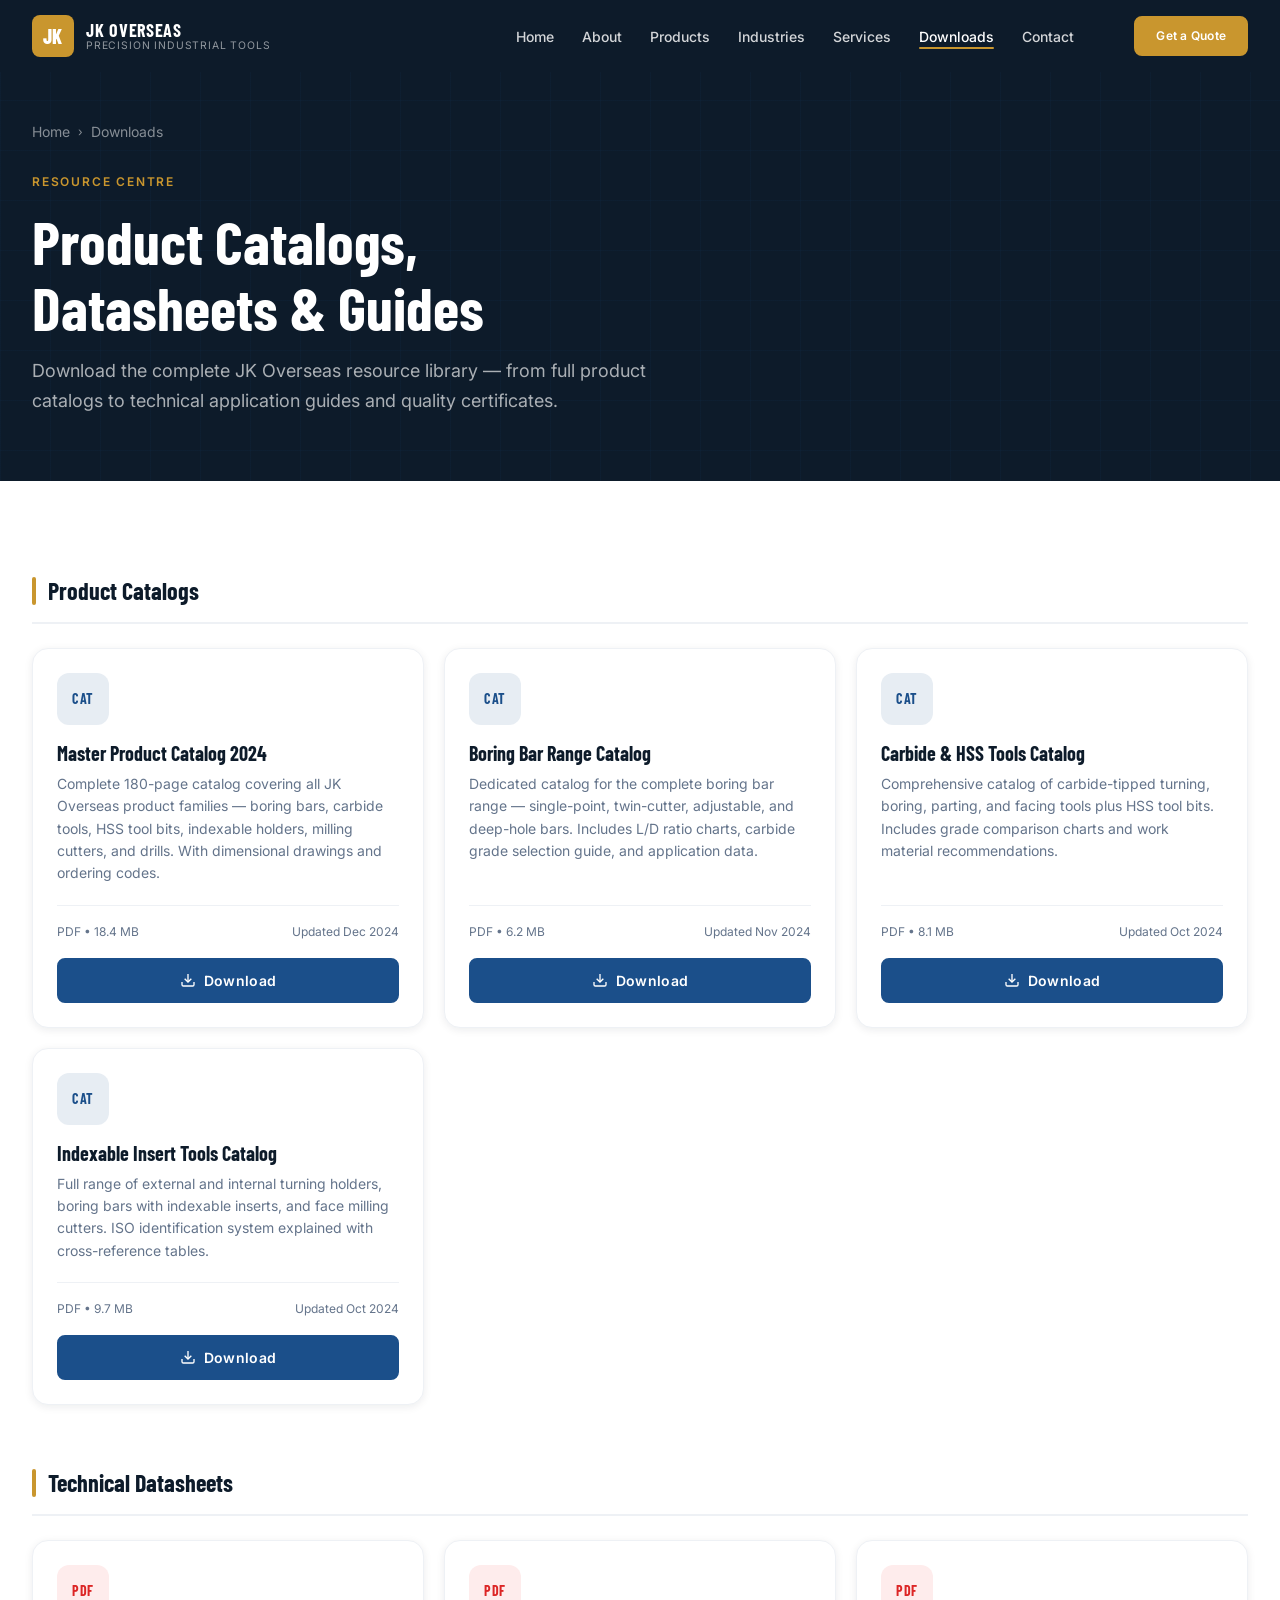
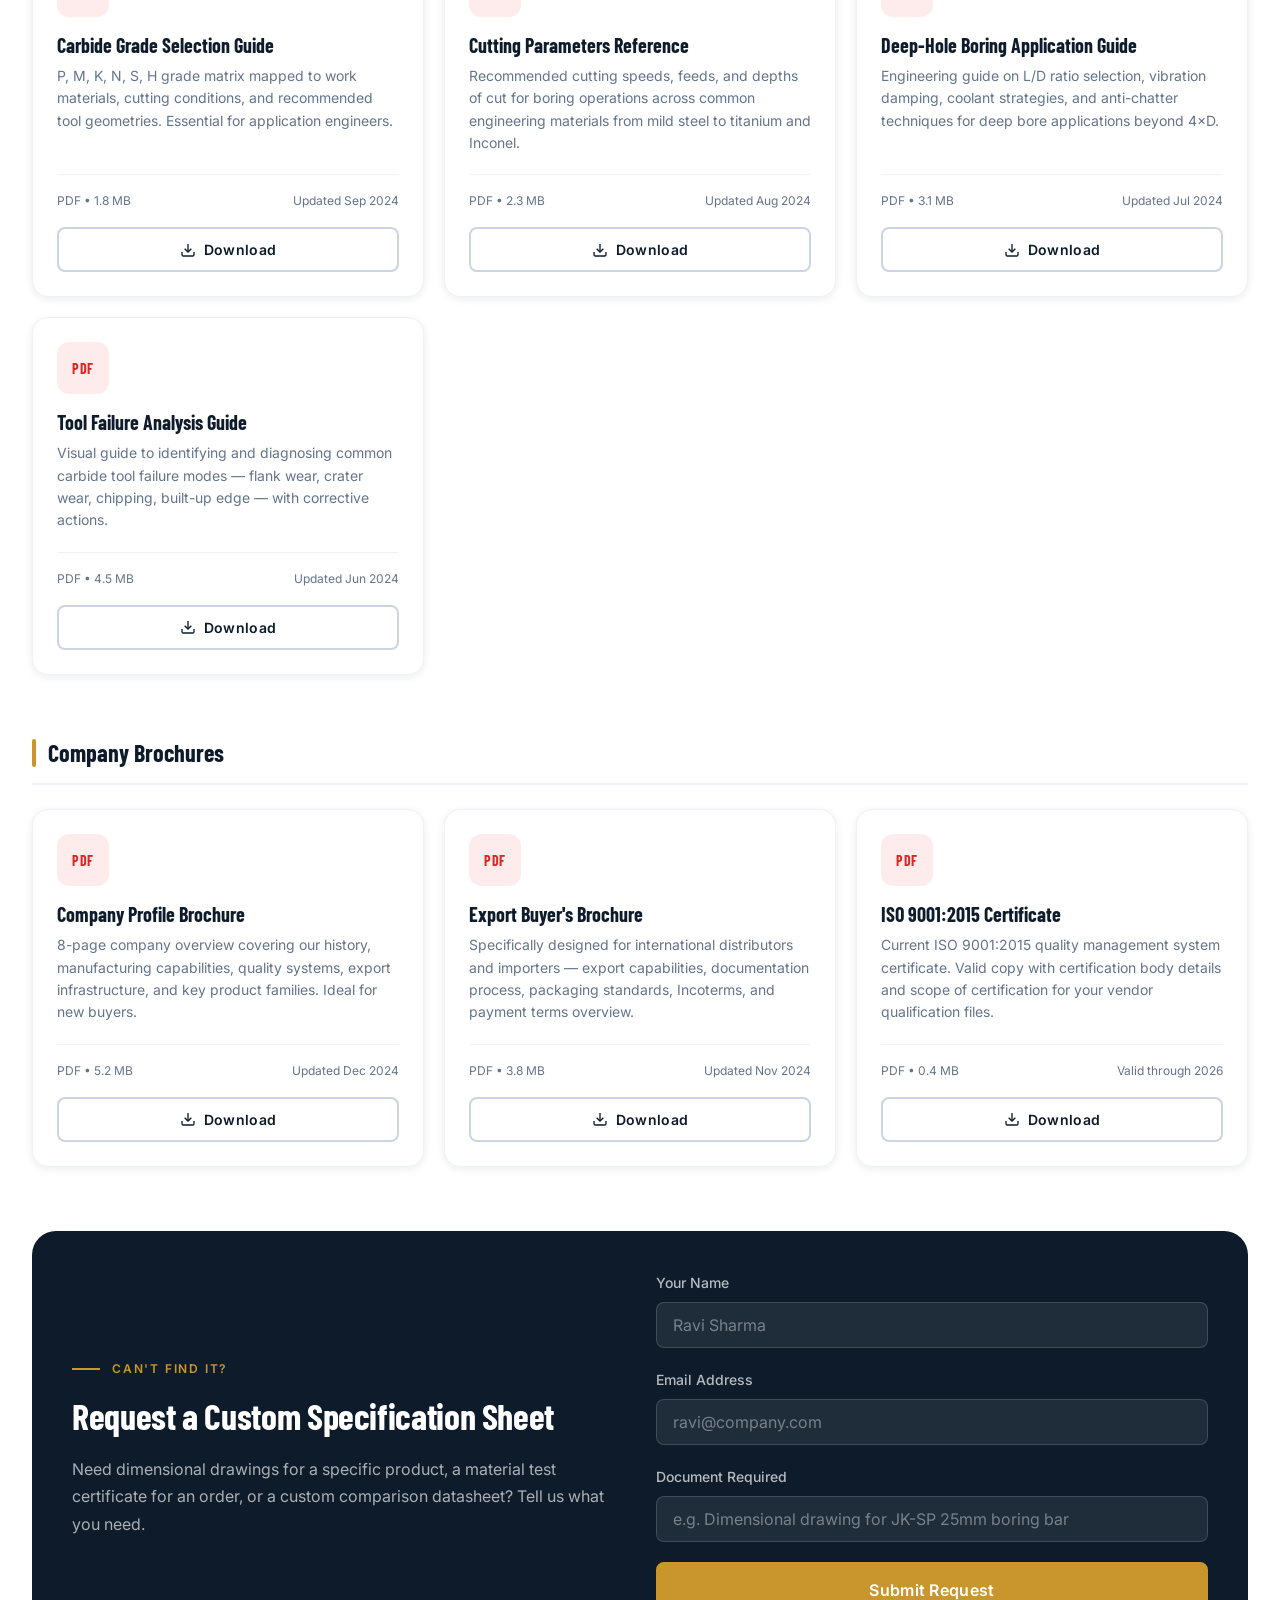
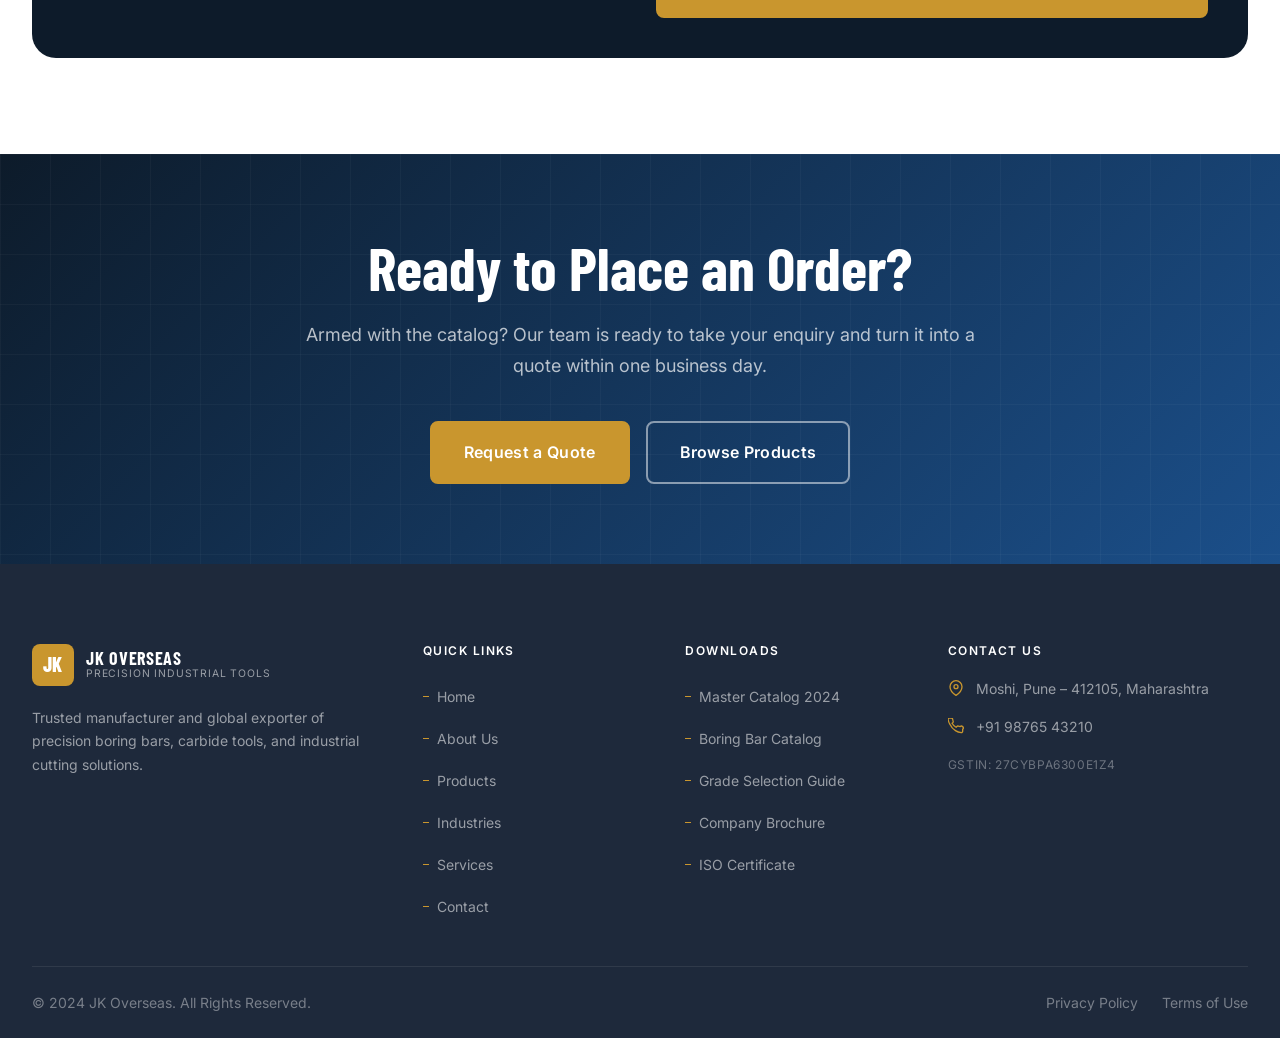
<file: downloads.html>
<!DOCTYPE html>
<html lang="en">
<head>
  <meta charset="UTF-8" />
  <meta name="viewport" content="width=device-width, initial-scale=1.0" />
  <meta name="description" content="Download JK Overseas product catalogs, technical datasheets, export brochures, quality certificates, and engineering guides." />
  <title>Downloads | JK Overseas — Precision Industrial Tools</title>
  <link rel="stylesheet" href="css/variables.css" />
  <link rel="stylesheet" href="css/style.css" />
  <link rel="stylesheet" href="css/responsive.css" />
  <link rel="icon" href="data:image/svg+xml,<svg xmlns='http://www.w3.org/2000/svg' viewBox='0 0 32 32'><rect width='32' height='32' rx='6' fill='%23C9962E'/><text x='16' y='22' text-anchor='middle' font-family='Arial' font-weight='bold' font-size='14' fill='white'>JK</text></svg>" />
  <style>
    .dl-section-title {
      font-family: var(--font-display);
      font-size: var(--fs-2xl);
      font-weight: var(--fw-bold);
      color: var(--text-primary);
      margin-bottom: var(--sp-6);
      padding-bottom: var(--sp-4);
      border-bottom: 2px solid var(--clr-gray-100);
      display: flex;
      align-items: center;
      gap: var(--sp-3);
    }
    .dl-section-title::before {
      content: '';
      display: block;
      width: 4px;
      height: 28px;
      background: var(--clr-accent);
      border-radius: var(--r-full);
      flex-shrink: 0;
    }
    .dl-block { margin-bottom: var(--sp-16); }
    .dl-block:last-child { margin-bottom: 0; }
    .request-form-inline {
      background: var(--clr-primary);
      border-radius: var(--r-2xl);
      padding: var(--sp-10);
      display: grid;
      grid-template-columns: 1fr 1fr;
      gap: var(--sp-8);
      align-items: center;
      margin-top: var(--sp-12);
    }
    .request-form-inline .form-control {
      background: rgba(255,255,255,0.08);
      border-color: rgba(255,255,255,0.15);
      color: var(--clr-white);
    }
    .request-form-inline .form-control::placeholder { color: rgba(255,255,255,0.4); }
    .request-form-inline .form-control:focus {
      border-color: var(--clr-accent);
      box-shadow: 0 0 0 3px rgba(201,150,46,0.2);
    }
    .request-form-inline .form-label { color: rgba(255,255,255,0.7); }
    @media (max-width: 768px) {
      .request-form-inline { grid-template-columns: 1fr; }
    }
  </style>
</head>
<body>

  <header class="site-header page-header" id="siteHeader">
    <div class="container">
      <nav class="navbar" role="navigation" aria-label="Main navigation">
        <a href="index.html" class="nav-logo" aria-label="JK Overseas Home">
          <span class="logo-mark" aria-hidden="true">JK</span>
          <div class="logo-text"><span class="logo-name">JK Overseas</span><span class="logo-tagline">Precision Industrial Tools</span></div>
        </a>
        <ul class="nav-links" id="navLinks" role="menubar">
          <li role="none"><a href="index.html"      class="nav-link" role="menuitem">Home</a></li>
          <li role="none"><a href="about.html"      class="nav-link" role="menuitem">About</a></li>
          <li role="none"><a href="products.html"   class="nav-link" role="menuitem">Products</a></li>
          <li role="none"><a href="industries.html" class="nav-link" role="menuitem">Industries</a></li>
          <li role="none"><a href="services.html"   class="nav-link" role="menuitem">Services</a></li>
          <li role="none"><a href="downloads.html"  class="nav-link active" role="menuitem">Downloads</a></li>
          <li role="none"><a href="contact.html"    class="nav-link" role="menuitem">Contact</a></li>
        </ul>
        <div class="nav-actions">
          <a href="contact.html" class="btn btn-accent btn-sm">Get a Quote</a>
          <button class="nav-toggle" id="navToggle" aria-label="Toggle navigation" aria-expanded="false"><span></span><span></span><span></span></button>
        </div>
      </nav>
    </div>
  </header>

  <main id="main-content">

    <section class="page-hero" aria-labelledby="page-title">
      <div class="container">
        <div class="page-hero-content fade-in">
          <nav class="breadcrumb" aria-label="Breadcrumb">
            <a href="index.html">Home</a><span class="breadcrumb-sep" aria-hidden="true">›</span><span aria-current="page">Downloads</span>
          </nav>
          <p class="page-hero-eyebrow">Resource Centre</p>
          <h1 class="page-hero-title" id="page-title">Product Catalogs,<br />Datasheets &amp; Guides</h1>
          <p class="page-hero-desc">Download the complete JK Overseas resource library — from full product catalogs to technical application guides and quality certificates.</p>
        </div>
      </div>
    </section>

    <section class="section" aria-label="Downloads library">
      <div class="container">

        <!-- Product Catalogs -->
        <div class="dl-block fade-in">
          <h2 class="dl-section-title">Product Catalogs</h2>
          <div class="downloads-grid stagger-children">

            <div class="download-card" data-file="JKO_Master_Catalog_2024.pdf">
              <div class="download-type-icon download-type-icon--cat" aria-hidden="true">CAT</div>
              <h3 class="download-title">Master Product Catalog 2024</h3>
              <p class="download-desc">Complete 180-page catalog covering all JK Overseas product families — boring bars, carbide tools, HSS tool bits, indexable holders, milling cutters, and drills. With dimensional drawings and ordering codes.</p>
              <div class="download-meta">
                <span>PDF &bull; 18.4 MB</span>
                <span>Updated Dec 2024</span>
              </div>
              <button class="btn btn-primary" style="width:100%;justify-content:center;" aria-label="Download Master Product Catalog 2024">
                <svg width="16" height="16" viewBox="0 0 24 24" fill="none" stroke="currentColor" stroke-width="2" aria-hidden="true"><path d="M21 15v4a2 2 0 01-2 2H5a2 2 0 01-2-2v-4"/><polyline points="7 10 12 15 17 10"/><line x1="12" y1="15" x2="12" y2="3"/></svg>
                Download
              </button>
            </div>

            <div class="download-card" data-file="JKO_Boring_Bar_Catalog_2024.pdf">
              <div class="download-type-icon download-type-icon--cat" aria-hidden="true">CAT</div>
              <h3 class="download-title">Boring Bar Range Catalog</h3>
              <p class="download-desc">Dedicated catalog for the complete boring bar range — single-point, twin-cutter, adjustable, and deep-hole bars. Includes L/D ratio charts, carbide grade selection guide, and application data.</p>
              <div class="download-meta">
                <span>PDF &bull; 6.2 MB</span>
                <span>Updated Nov 2024</span>
              </div>
              <button class="btn btn-primary" style="width:100%;justify-content:center;" aria-label="Download Boring Bar Range Catalog">
                <svg width="16" height="16" viewBox="0 0 24 24" fill="none" stroke="currentColor" stroke-width="2" aria-hidden="true"><path d="M21 15v4a2 2 0 01-2 2H5a2 2 0 01-2-2v-4"/><polyline points="7 10 12 15 17 10"/><line x1="12" y1="15" x2="12" y2="3"/></svg>
                Download
              </button>
            </div>

            <div class="download-card" data-file="JKO_Carbide_Tools_Catalog_2024.pdf">
              <div class="download-type-icon download-type-icon--cat" aria-hidden="true">CAT</div>
              <h3 class="download-title">Carbide &amp; HSS Tools Catalog</h3>
              <p class="download-desc">Comprehensive catalog of carbide-tipped turning, boring, parting, and facing tools plus HSS tool bits. Includes grade comparison charts and work material recommendations.</p>
              <div class="download-meta">
                <span>PDF &bull; 8.1 MB</span>
                <span>Updated Oct 2024</span>
              </div>
              <button class="btn btn-primary" style="width:100%;justify-content:center;" aria-label="Download Carbide and HSS Tools Catalog">
                <svg width="16" height="16" viewBox="0 0 24 24" fill="none" stroke="currentColor" stroke-width="2" aria-hidden="true"><path d="M21 15v4a2 2 0 01-2 2H5a2 2 0 01-2-2v-4"/><polyline points="7 10 12 15 17 10"/><line x1="12" y1="15" x2="12" y2="3"/></svg>
                Download
              </button>
            </div>

            <div class="download-card" data-file="JKO_Indexable_Catalog_2024.pdf">
              <div class="download-type-icon download-type-icon--cat" aria-hidden="true">CAT</div>
              <h3 class="download-title">Indexable Insert Tools Catalog</h3>
              <p class="download-desc">Full range of external and internal turning holders, boring bars with indexable inserts, and face milling cutters. ISO identification system explained with cross-reference tables.</p>
              <div class="download-meta">
                <span>PDF &bull; 9.7 MB</span>
                <span>Updated Oct 2024</span>
              </div>
              <button class="btn btn-primary" style="width:100%;justify-content:center;" aria-label="Download Indexable Insert Tools Catalog">
                <svg width="16" height="16" viewBox="0 0 24 24" fill="none" stroke="currentColor" stroke-width="2" aria-hidden="true"><path d="M21 15v4a2 2 0 01-2 2H5a2 2 0 01-2-2v-4"/><polyline points="7 10 12 15 17 10"/><line x1="12" y1="15" x2="12" y2="3"/></svg>
                Download
              </button>
            </div>

          </div>
        </div>

        <!-- Technical Datasheets -->
        <div class="dl-block fade-in">
          <h2 class="dl-section-title">Technical Datasheets</h2>
          <div class="downloads-grid stagger-children">

            <div class="download-card" data-file="JKO_Grade_Selection_Guide.pdf">
              <div class="download-type-icon download-type-icon--pdf" aria-hidden="true">PDF</div>
              <h3 class="download-title">Carbide Grade Selection Guide</h3>
              <p class="download-desc">P, M, K, N, S, H grade matrix mapped to work materials, cutting conditions, and recommended tool geometries. Essential for application engineers.</p>
              <div class="download-meta">
                <span>PDF &bull; 1.8 MB</span>
                <span>Updated Sep 2024</span>
              </div>
              <button class="btn btn-outline-dark" style="width:100%;justify-content:center;" aria-label="Download Carbide Grade Selection Guide">
                <svg width="16" height="16" viewBox="0 0 24 24" fill="none" stroke="currentColor" stroke-width="2" aria-hidden="true"><path d="M21 15v4a2 2 0 01-2 2H5a2 2 0 01-2-2v-4"/><polyline points="7 10 12 15 17 10"/><line x1="12" y1="15" x2="12" y2="3"/></svg>
                Download
              </button>
            </div>

            <div class="download-card" data-file="JKO_Cutting_Parameters.pdf">
              <div class="download-type-icon download-type-icon--pdf" aria-hidden="true">PDF</div>
              <h3 class="download-title">Cutting Parameters Reference</h3>
              <p class="download-desc">Recommended cutting speeds, feeds, and depths of cut for boring operations across common engineering materials from mild steel to titanium and Inconel.</p>
              <div class="download-meta">
                <span>PDF &bull; 2.3 MB</span>
                <span>Updated Aug 2024</span>
              </div>
              <button class="btn btn-outline-dark" style="width:100%;justify-content:center;" aria-label="Download Cutting Parameters Reference">
                <svg width="16" height="16" viewBox="0 0 24 24" fill="none" stroke="currentColor" stroke-width="2" aria-hidden="true"><path d="M21 15v4a2 2 0 01-2 2H5a2 2 0 01-2-2v-4"/><polyline points="7 10 12 15 17 10"/><line x1="12" y1="15" x2="12" y2="3"/></svg>
                Download
              </button>
            </div>

            <div class="download-card" data-file="JKO_Deep_Hole_Boring_Guide.pdf">
              <div class="download-type-icon download-type-icon--pdf" aria-hidden="true">PDF</div>
              <h3 class="download-title">Deep-Hole Boring Application Guide</h3>
              <p class="download-desc">Engineering guide on L/D ratio selection, vibration damping, coolant strategies, and anti-chatter techniques for deep bore applications beyond 4×D.</p>
              <div class="download-meta">
                <span>PDF &bull; 3.1 MB</span>
                <span>Updated Jul 2024</span>
              </div>
              <button class="btn btn-outline-dark" style="width:100%;justify-content:center;" aria-label="Download Deep-Hole Boring Guide">
                <svg width="16" height="16" viewBox="0 0 24 24" fill="none" stroke="currentColor" stroke-width="2" aria-hidden="true"><path d="M21 15v4a2 2 0 01-2 2H5a2 2 0 01-2-2v-4"/><polyline points="7 10 12 15 17 10"/><line x1="12" y1="15" x2="12" y2="3"/></svg>
                Download
              </button>
            </div>

            <div class="download-card" data-file="JKO_Tool_Failure_Analysis.pdf">
              <div class="download-type-icon download-type-icon--pdf" aria-hidden="true">PDF</div>
              <h3 class="download-title">Tool Failure Analysis Guide</h3>
              <p class="download-desc">Visual guide to identifying and diagnosing common carbide tool failure modes — flank wear, crater wear, chipping, built-up edge — with corrective actions.</p>
              <div class="download-meta">
                <span>PDF &bull; 4.5 MB</span>
                <span>Updated Jun 2024</span>
              </div>
              <button class="btn btn-outline-dark" style="width:100%;justify-content:center;" aria-label="Download Tool Failure Analysis Guide">
                <svg width="16" height="16" viewBox="0 0 24 24" fill="none" stroke="currentColor" stroke-width="2" aria-hidden="true"><path d="M21 15v4a2 2 0 01-2 2H5a2 2 0 01-2-2v-4"/><polyline points="7 10 12 15 17 10"/><line x1="12" y1="15" x2="12" y2="3"/></svg>
                Download
              </button>
            </div>

          </div>
        </div>

        <!-- Brochures -->
        <div class="dl-block fade-in">
          <h2 class="dl-section-title">Company Brochures</h2>
          <div class="downloads-grid stagger-children">

            <div class="download-card" data-file="JKO_Company_Brochure_2024.pdf">
              <div class="download-type-icon download-type-icon--pdf" aria-hidden="true">PDF</div>
              <h3 class="download-title">Company Profile Brochure</h3>
              <p class="download-desc">8-page company overview covering our history, manufacturing capabilities, quality systems, export infrastructure, and key product families. Ideal for new buyers.</p>
              <div class="download-meta">
                <span>PDF &bull; 5.2 MB</span>
                <span>Updated Dec 2024</span>
              </div>
              <button class="btn btn-outline-dark" style="width:100%;justify-content:center;" aria-label="Download Company Profile Brochure">
                <svg width="16" height="16" viewBox="0 0 24 24" fill="none" stroke="currentColor" stroke-width="2" aria-hidden="true"><path d="M21 15v4a2 2 0 01-2 2H5a2 2 0 01-2-2v-4"/><polyline points="7 10 12 15 17 10"/><line x1="12" y1="15" x2="12" y2="3"/></svg>
                Download
              </button>
            </div>

            <div class="download-card" data-file="JKO_Export_Brochure_2024.pdf">
              <div class="download-type-icon download-type-icon--pdf" aria-hidden="true">PDF</div>
              <h3 class="download-title">Export Buyer's Brochure</h3>
              <p class="download-desc">Specifically designed for international distributors and importers — export capabilities, documentation process, packaging standards, Incoterms, and payment terms overview.</p>
              <div class="download-meta">
                <span>PDF &bull; 3.8 MB</span>
                <span>Updated Nov 2024</span>
              </div>
              <button class="btn btn-outline-dark" style="width:100%;justify-content:center;" aria-label="Download Export Buyer's Brochure">
                <svg width="16" height="16" viewBox="0 0 24 24" fill="none" stroke="currentColor" stroke-width="2" aria-hidden="true"><path d="M21 15v4a2 2 0 01-2 2H5a2 2 0 01-2-2v-4"/><polyline points="7 10 12 15 17 10"/><line x1="12" y1="15" x2="12" y2="3"/></svg>
                Download
              </button>
            </div>

            <div class="download-card" data-file="JKO_ISO_Certificate.pdf">
              <div class="download-type-icon download-type-icon--pdf" aria-hidden="true">PDF</div>
              <h3 class="download-title">ISO 9001:2015 Certificate</h3>
              <p class="download-desc">Current ISO 9001:2015 quality management system certificate. Valid copy with certification body details and scope of certification for your vendor qualification files.</p>
              <div class="download-meta">
                <span>PDF &bull; 0.4 MB</span>
                <span>Valid through 2026</span>
              </div>
              <button class="btn btn-outline-dark" style="width:100%;justify-content:center;" aria-label="Download ISO 9001:2015 Certificate">
                <svg width="16" height="16" viewBox="0 0 24 24" fill="none" stroke="currentColor" stroke-width="2" aria-hidden="true"><path d="M21 15v4a2 2 0 01-2 2H5a2 2 0 01-2-2v-4"/><polyline points="7 10 12 15 17 10"/><line x1="12" y1="15" x2="12" y2="3"/></svg>
                Download
              </button>
            </div>

          </div>
        </div>

        <!-- Custom Catalog Request -->
        <div class="request-form-inline fade-in" role="complementary" aria-labelledby="request-heading">
          <div>
            <p class="section-eyebrow">Can't Find It?</p>
            <h2 class="section-title section-title--white" id="request-heading" style="font-size:clamp(1.5rem,3vw,2.25rem);">Request a Custom Specification Sheet</h2>
            <p style="font-size:var(--fs-base);color:rgba(255,255,255,0.65);line-height:1.7;margin-top:0.5rem;">
              Need dimensional drawings for a specific product, a material test certificate for an order, or a custom comparison datasheet? Tell us what you need.
            </p>
          </div>
          <div>
            <div class="form-group">
              <label class="form-label" for="req-name">Your Name</label>
              <input type="text" id="req-name" class="form-control" placeholder="Ravi Sharma" />
            </div>
            <div class="form-group">
              <label class="form-label" for="req-email">Email Address</label>
              <input type="email" id="req-email" class="form-control" placeholder="ravi@company.com" />
            </div>
            <div class="form-group">
              <label class="form-label" for="req-doc">Document Required</label>
              <input type="text" id="req-doc" class="form-control" placeholder="e.g. Dimensional drawing for JK-SP 25mm boring bar" />
            </div>
            <button class="btn btn-accent btn-lg" style="width:100%;justify-content:center;" onclick="alert('Request submitted! We will email you within 24 hours.')">
              Submit Request
            </button>
          </div>
        </div>

      </div>
    </section>

    <section class="cta-section" aria-labelledby="dl-cta">
      <div class="container">
        <div class="cta-content fade-in">
          <h2 class="cta-title" id="dl-cta">Ready to Place an Order?</h2>
          <p class="cta-desc">Armed with the catalog? Our team is ready to take your enquiry and turn it into a quote within one business day.</p>
          <div class="cta-actions">
            <a href="contact.html" class="btn btn-accent btn-lg">Request a Quote</a>
            <a href="products.html" class="btn btn-outline btn-lg">Browse Products</a>
          </div>
        </div>
      </div>
    </section>

  </main>

  <footer class="site-footer" role="contentinfo">
    <div class="footer-main"><div class="container"><div class="footer-grid">
      <div class="footer-brand">
        <a href="index.html" class="nav-logo footer-logo"><span class="logo-mark">JK</span><div class="logo-text"><span class="logo-name">JK Overseas</span><span class="logo-tagline">Precision Industrial Tools</span></div></a>
        <p class="footer-desc">Trusted manufacturer and global exporter of precision boring bars, carbide tools, and industrial cutting solutions.</p>
      </div>
      <div class="footer-col"><h3 class="footer-heading">Quick Links</h3><ul class="footer-links"><li><a href="index.html">Home</a></li><li><a href="about.html">About Us</a></li><li><a href="products.html">Products</a></li><li><a href="industries.html">Industries</a></li><li><a href="services.html">Services</a></li><li><a href="contact.html">Contact</a></li></ul></div>
      <div class="footer-col"><h3 class="footer-heading">Downloads</h3><ul class="footer-links"><li><a href="downloads.html">Master Catalog 2024</a></li><li><a href="downloads.html">Boring Bar Catalog</a></li><li><a href="downloads.html">Grade Selection Guide</a></li><li><a href="downloads.html">Company Brochure</a></li><li><a href="downloads.html">ISO Certificate</a></li></ul></div>
      <div class="footer-col"><h3 class="footer-heading">Contact Us</h3><ul class="footer-contact-list"><li class="footer-contact-item"><svg viewBox="0 0 24 24" fill="none" stroke="currentColor" stroke-width="2"><path d="M21 10c0 7-9 13-9 13s-9-6-9-13a9 9 0 0118 0z"/><circle cx="12" cy="10" r="3"/></svg><span>Moshi, Pune – 412105, Maharashtra</span></li><li class="footer-contact-item"><svg viewBox="0 0 24 24" fill="none" stroke="currentColor" stroke-width="2"><path d="M22 16.92v3a2 2 0 01-2.18 2 19.79 19.79 0 01-8.63-3.07A19.5 19.5 0 013.07 9.81a19.79 19.79 0 01-3.07-8.63A2 2 0 012 .18h3a2 2 0 012 1.72c.127.96.361 1.903.7 2.81a2 2 0 01-.45 2.11L6.09 7.91a16 16 0 006 6l1.27-1.27a2 2 0 012.11-.45c.907.339 1.85.573 2.81.7A2 2 0 0122 16.92z"/></svg><span>+91 98765 43210</span></li></ul><p class="footer-gst">GSTIN: 27CYBPA6300E1Z4</p></div>
    </div></div></div>
    <div class="container"><div class="footer-bottom"><p>&copy; 2024 JK Overseas. All Rights Reserved.</p><nav class="footer-bottom-links"><a href="#">Privacy Policy</a><a href="#">Terms of Use</a></nav></div></div>
  </footer>

  <button class="scroll-top" id="scrollTop" aria-label="Scroll to top">
    <svg viewBox="0 0 24 24" fill="none" stroke="currentColor" stroke-width="2"><path d="M18 15l-6-6-6 6"/></svg>
  </button>
  <script src="js/navigation.js"></script>
  <script src="js/animations.js"></script>
  <script src="js/main.js"></script>
</body>
</html>
</file>
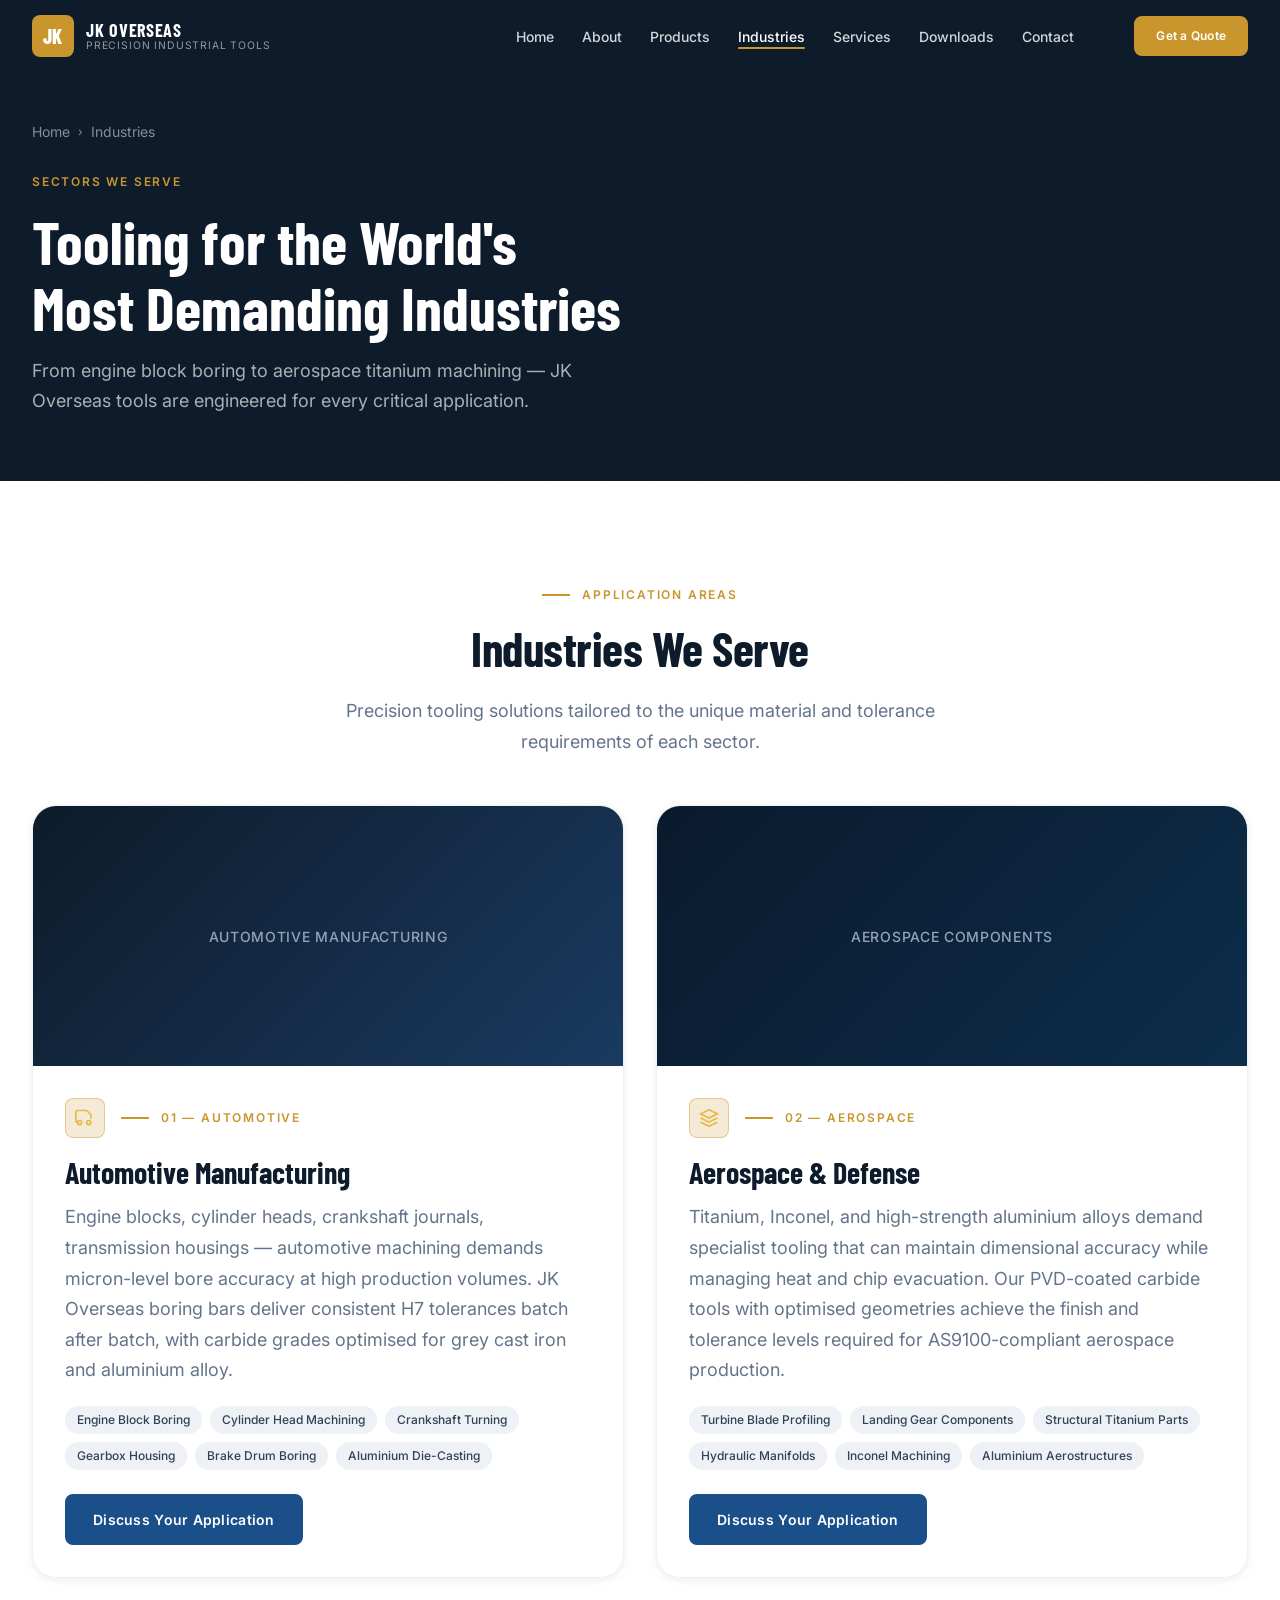
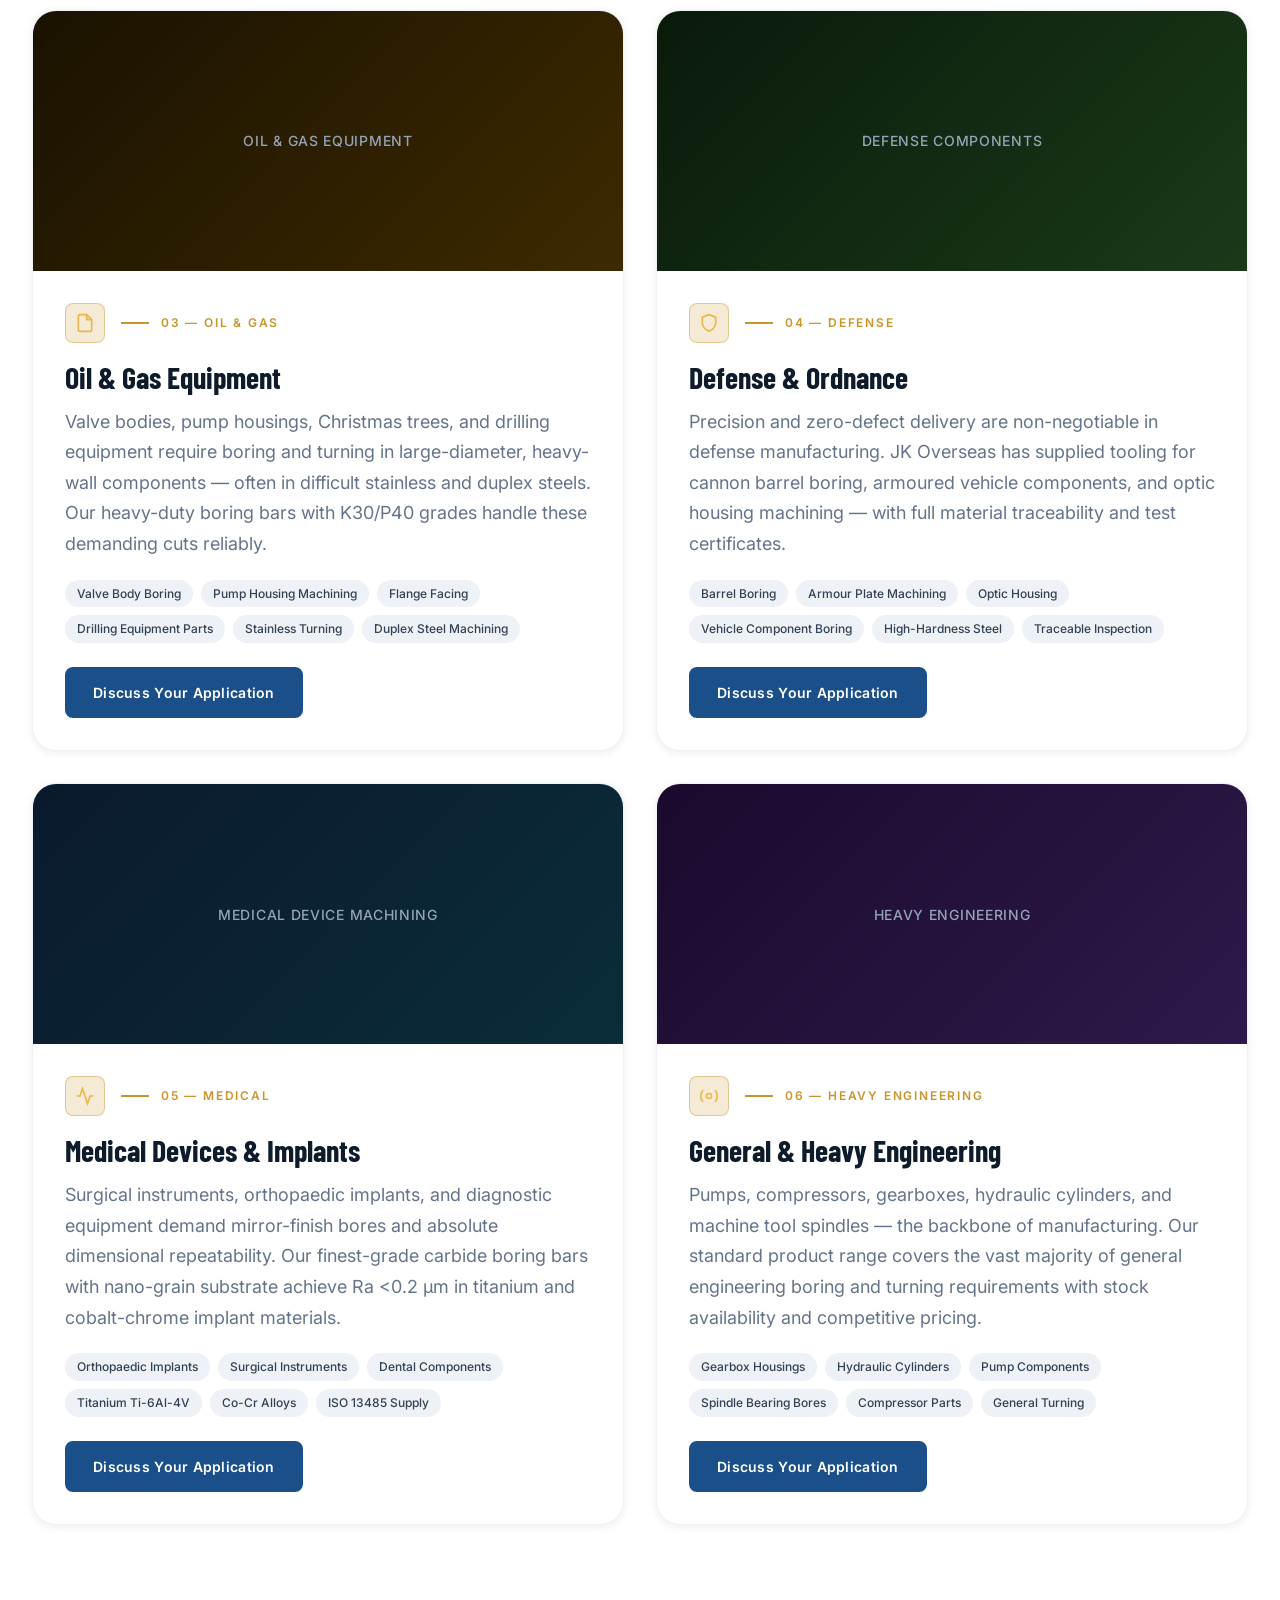
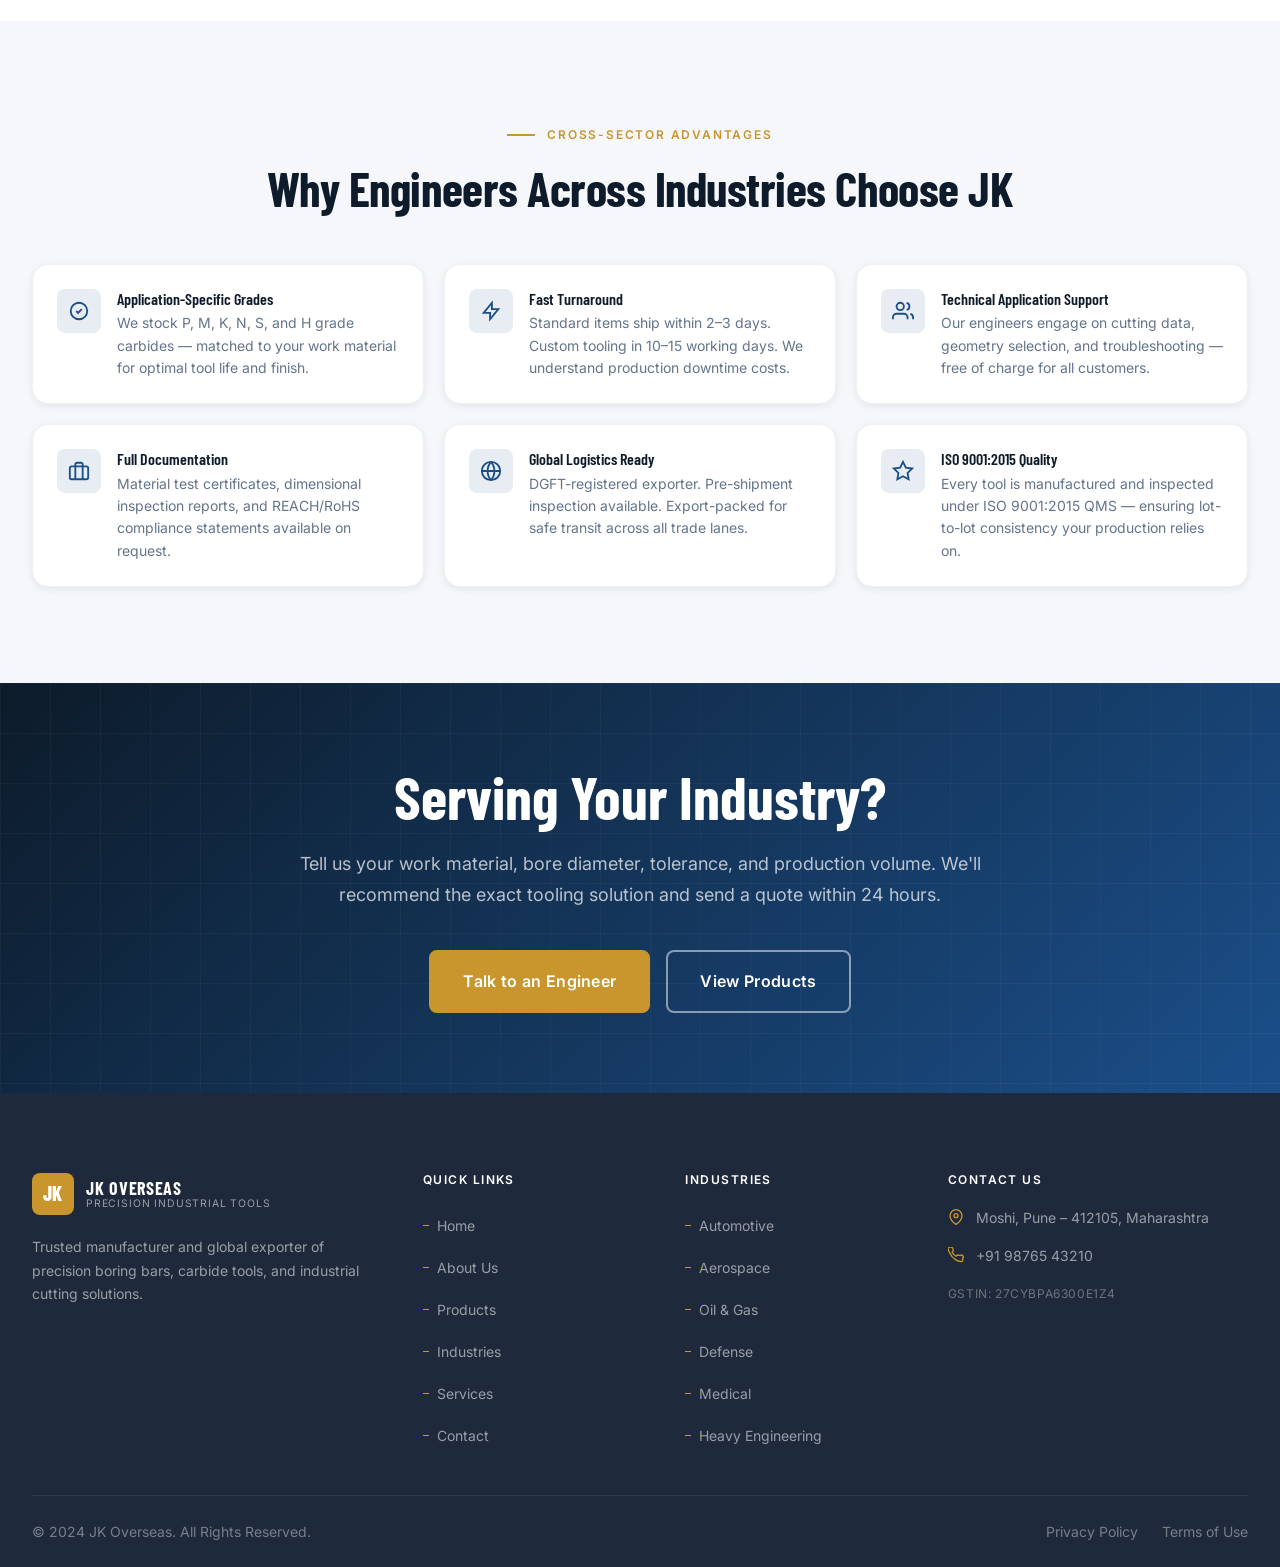
<file: industries.html>
<!DOCTYPE html>
<html lang="en">
<head>
  <meta charset="UTF-8" />
  <meta name="viewport" content="width=device-width, initial-scale=1.0" />
  <meta name="description" content="JK Overseas supplies precision tooling to automotive, aerospace, oil & gas, defense, medical, and heavy engineering industries worldwide." />
  <title>Industries | JK Overseas — Precision Industrial Tools</title>
  <link rel="stylesheet" href="css/variables.css" />
  <link rel="stylesheet" href="css/style.css" />
  <link rel="stylesheet" href="css/responsive.css" />
  <link rel="icon" href="data:image/svg+xml,<svg xmlns='http://www.w3.org/2000/svg' viewBox='0 0 32 32'><rect width='32' height='32' rx='6' fill='%23C9962E'/><text x='16' y='22' text-anchor='middle' font-family='Arial' font-weight='bold' font-size='14' fill='white'>JK</text></svg>" />
</head>
<body>

  <header class="site-header page-header" id="siteHeader">
    <div class="container">
      <nav class="navbar" role="navigation" aria-label="Main navigation">
        <a href="index.html" class="nav-logo" aria-label="JK Overseas Home">
          <span class="logo-mark" aria-hidden="true">JK</span>
          <div class="logo-text"><span class="logo-name">JK Overseas</span><span class="logo-tagline">Precision Industrial Tools</span></div>
        </a>
        <ul class="nav-links" id="navLinks" role="menubar">
          <li role="none"><a href="index.html"      class="nav-link" role="menuitem">Home</a></li>
          <li role="none"><a href="about.html"      class="nav-link" role="menuitem">About</a></li>
          <li role="none"><a href="products.html"   class="nav-link" role="menuitem">Products</a></li>
          <li role="none"><a href="industries.html" class="nav-link active" role="menuitem">Industries</a></li>
          <li role="none"><a href="services.html"   class="nav-link" role="menuitem">Services</a></li>
          <li role="none"><a href="downloads.html"  class="nav-link" role="menuitem">Downloads</a></li>
          <li role="none"><a href="contact.html"    class="nav-link" role="menuitem">Contact</a></li>
        </ul>
        <div class="nav-actions">
          <a href="contact.html" class="btn btn-accent btn-sm">Get a Quote</a>
          <button class="nav-toggle" id="navToggle" aria-label="Toggle navigation" aria-expanded="false"><span></span><span></span><span></span></button>
        </div>
      </nav>
    </div>
  </header>

  <main id="main-content">

    <section class="page-hero" aria-labelledby="page-title">
      <div class="container">
        <div class="page-hero-content fade-in">
          <nav class="breadcrumb" aria-label="Breadcrumb">
            <a href="index.html">Home</a><span class="breadcrumb-sep" aria-hidden="true">›</span><span aria-current="page">Industries</span>
          </nav>
          <p class="page-hero-eyebrow">Sectors We Serve</p>
          <h1 class="page-hero-title" id="page-title">Tooling for the World's<br />Most Demanding Industries</h1>
          <p class="page-hero-desc">From engine block boring to aerospace titanium machining — JK Overseas tools are engineered for every critical application.</p>
        </div>
      </div>
    </section>

    <!-- Industry Cards -->
    <section class="section" aria-labelledby="industries-heading">
      <div class="container">
        <div class="section-header section-header--center fade-in">
          <p class="section-eyebrow">Application Areas</p>
          <h2 class="section-title" id="industries-heading">Industries We Serve</h2>
          <p class="section-desc section-desc--center">Precision tooling solutions tailored to the unique material and tolerance requirements of each sector.</p>
        </div>

        <div class="industries-full-grid stagger-children">

          <!-- Automotive -->
          <article class="industry-full-card" id="automotive">
            <div class="industry-full-image">
              <div class="img-placeholder bg-automotive" style="height:100%" role="img" aria-label="Automotive manufacturing">Automotive Manufacturing</div>
            </div>
            <div class="industry-full-body">
              <div style="display:flex;align-items:center;gap:1rem;margin-bottom:1rem;">
                <div class="industry-card-icon" style="position:static;margin:0;" aria-hidden="true">
                  <svg viewBox="0 0 24 24" fill="none" stroke="currentColor" stroke-width="2"><path d="M5 17H3a2 2 0 01-2-2V5a2 2 0 012-2h11l5 5v5"/><circle cx="16.5" cy="17.5" r="2.5"/><circle cx="5.5" cy="17.5" r="2.5"/></svg>
                </div>
                <p class="section-eyebrow" style="margin:0;">01 — Automotive</p>
              </div>
              <h2 class="industry-full-title">Automotive Manufacturing</h2>
              <p class="section-desc">Engine blocks, cylinder heads, crankshaft journals, transmission housings — automotive machining demands micron-level bore accuracy at high production volumes. JK Overseas boring bars deliver consistent H7 tolerances batch after batch, with carbide grades optimised for grey cast iron and aluminium alloy.</p>
              <div class="industry-apps" aria-label="Application areas">
                <span class="industry-app-tag">Engine Block Boring</span>
                <span class="industry-app-tag">Cylinder Head Machining</span>
                <span class="industry-app-tag">Crankshaft Turning</span>
                <span class="industry-app-tag">Gearbox Housing</span>
                <span class="industry-app-tag">Brake Drum Boring</span>
                <span class="industry-app-tag">Aluminium Die-Casting</span>
              </div>
              <div style="margin-top:1.5rem;">
                <a href="contact.html" class="btn btn-primary">Discuss Your Application</a>
              </div>
            </div>
          </article>

          <!-- Aerospace -->
          <article class="industry-full-card" id="aerospace">
            <div class="industry-full-image">
              <div class="img-placeholder bg-aerospace" style="height:100%" role="img" aria-label="Aerospace precision manufacturing">Aerospace Components</div>
            </div>
            <div class="industry-full-body">
              <div style="display:flex;align-items:center;gap:1rem;margin-bottom:1rem;">
                <div class="industry-card-icon" style="position:static;margin:0;" aria-hidden="true">
                  <svg viewBox="0 0 24 24" fill="none" stroke="currentColor" stroke-width="2"><path d="M12 2L2 7l10 5 10-5-10-5zM2 17l10 5 10-5M2 12l10 5 10-5"/></svg>
                </div>
                <p class="section-eyebrow" style="margin:0;">02 — Aerospace</p>
              </div>
              <h2 class="industry-full-title">Aerospace &amp; Defense</h2>
              <p class="section-desc">Titanium, Inconel, and high-strength aluminium alloys demand specialist tooling that can maintain dimensional accuracy while managing heat and chip evacuation. Our PVD-coated carbide tools with optimised geometries achieve the finish and tolerance levels required for AS9100-compliant aerospace production.</p>
              <div class="industry-apps">
                <span class="industry-app-tag">Turbine Blade Profiling</span>
                <span class="industry-app-tag">Landing Gear Components</span>
                <span class="industry-app-tag">Structural Titanium Parts</span>
                <span class="industry-app-tag">Hydraulic Manifolds</span>
                <span class="industry-app-tag">Inconel Machining</span>
                <span class="industry-app-tag">Aluminium Aerostructures</span>
              </div>
              <div style="margin-top:1.5rem;">
                <a href="contact.html" class="btn btn-primary">Discuss Your Application</a>
              </div>
            </div>
          </article>

          <!-- Oil & Gas -->
          <article class="industry-full-card" id="oil-gas">
            <div class="industry-full-image">
              <div class="img-placeholder bg-oil-gas" style="height:100%" role="img" aria-label="Oil and gas equipment machining">Oil &amp; Gas Equipment</div>
            </div>
            <div class="industry-full-body">
              <div style="display:flex;align-items:center;gap:1rem;margin-bottom:1rem;">
                <div class="industry-card-icon" style="position:static;margin:0;" aria-hidden="true">
                  <svg viewBox="0 0 24 24" fill="none" stroke="currentColor" stroke-width="2"><path d="M14 2H6a2 2 0 00-2 2v16a2 2 0 002 2h12a2 2 0 002-2V8z"/><polyline points="14 2 14 8 20 8"/></svg>
                </div>
                <p class="section-eyebrow" style="margin:0;">03 — Oil &amp; Gas</p>
              </div>
              <h2 class="industry-full-title">Oil &amp; Gas Equipment</h2>
              <p class="section-desc">Valve bodies, pump housings, Christmas trees, and drilling equipment require boring and turning in large-diameter, heavy-wall components — often in difficult stainless and duplex steels. Our heavy-duty boring bars with K30/P40 grades handle these demanding cuts reliably.</p>
              <div class="industry-apps">
                <span class="industry-app-tag">Valve Body Boring</span>
                <span class="industry-app-tag">Pump Housing Machining</span>
                <span class="industry-app-tag">Flange Facing</span>
                <span class="industry-app-tag">Drilling Equipment Parts</span>
                <span class="industry-app-tag">Stainless Turning</span>
                <span class="industry-app-tag">Duplex Steel Machining</span>
              </div>
              <div style="margin-top:1.5rem;">
                <a href="contact.html" class="btn btn-primary">Discuss Your Application</a>
              </div>
            </div>
          </article>

          <!-- Defense -->
          <article class="industry-full-card" id="defense">
            <div class="industry-full-image">
              <div class="img-placeholder bg-defense" style="height:100%" role="img" aria-label="Defense components machining">Defense Components</div>
            </div>
            <div class="industry-full-body">
              <div style="display:flex;align-items:center;gap:1rem;margin-bottom:1rem;">
                <div class="industry-card-icon" style="position:static;margin:0;" aria-hidden="true">
                  <svg viewBox="0 0 24 24" fill="none" stroke="currentColor" stroke-width="2"><path d="M12 22s8-4 8-10V5l-8-3-8 3v7c0 6 8 10 8 10z"/></svg>
                </div>
                <p class="section-eyebrow" style="margin:0;">04 — Defense</p>
              </div>
              <h2 class="industry-full-title">Defense &amp; Ordnance</h2>
              <p class="section-desc">Precision and zero-defect delivery are non-negotiable in defense manufacturing. JK Overseas has supplied tooling for cannon barrel boring, armoured vehicle components, and optic housing machining — with full material traceability and test certificates.</p>
              <div class="industry-apps">
                <span class="industry-app-tag">Barrel Boring</span>
                <span class="industry-app-tag">Armour Plate Machining</span>
                <span class="industry-app-tag">Optic Housing</span>
                <span class="industry-app-tag">Vehicle Component Boring</span>
                <span class="industry-app-tag">High-Hardness Steel</span>
                <span class="industry-app-tag">Traceable Inspection</span>
              </div>
              <div style="margin-top:1.5rem;">
                <a href="contact.html" class="btn btn-primary">Discuss Your Application</a>
              </div>
            </div>
          </article>

          <!-- Medical -->
          <article class="industry-full-card" id="medical">
            <div class="industry-full-image">
              <div class="img-placeholder bg-medical" style="height:100%" role="img" aria-label="Medical device precision machining">Medical Device Machining</div>
            </div>
            <div class="industry-full-body">
              <div style="display:flex;align-items:center;gap:1rem;margin-bottom:1rem;">
                <div class="industry-card-icon" style="position:static;margin:0;" aria-hidden="true">
                  <svg viewBox="0 0 24 24" fill="none" stroke="currentColor" stroke-width="2"><path d="M22 12h-4l-3 9L9 3l-3 9H2"/></svg>
                </div>
                <p class="section-eyebrow" style="margin:0;">05 — Medical</p>
              </div>
              <h2 class="industry-full-title">Medical Devices &amp; Implants</h2>
              <p class="section-desc">Surgical instruments, orthopaedic implants, and diagnostic equipment demand mirror-finish bores and absolute dimensional repeatability. Our finest-grade carbide boring bars with nano-grain substrate achieve Ra &lt;0.2 μm in titanium and cobalt-chrome implant materials.</p>
              <div class="industry-apps">
                <span class="industry-app-tag">Orthopaedic Implants</span>
                <span class="industry-app-tag">Surgical Instruments</span>
                <span class="industry-app-tag">Dental Components</span>
                <span class="industry-app-tag">Titanium Ti-6Al-4V</span>
                <span class="industry-app-tag">Co-Cr Alloys</span>
                <span class="industry-app-tag">ISO 13485 Supply</span>
              </div>
              <div style="margin-top:1.5rem;">
                <a href="contact.html" class="btn btn-primary">Discuss Your Application</a>
              </div>
            </div>
          </article>

          <!-- Heavy Engineering -->
          <article class="industry-full-card" id="heavy-engineering">
            <div class="industry-full-image">
              <div class="img-placeholder bg-engineering" style="height:100%" role="img" aria-label="Heavy engineering machining">Heavy Engineering</div>
            </div>
            <div class="industry-full-body">
              <div style="display:flex;align-items:center;gap:1rem;margin-bottom:1rem;">
                <div class="industry-card-icon" style="position:static;margin:0;" aria-hidden="true">
                  <svg viewBox="0 0 24 24" fill="none" stroke="currentColor" stroke-width="2"><circle cx="12" cy="12" r="3"/><path d="M19.07 4.93a10 10 0 010 14.14M4.93 4.93a10 10 0 000 14.14"/></svg>
                </div>
                <p class="section-eyebrow" style="margin:0;">06 — Heavy Engineering</p>
              </div>
              <h2 class="industry-full-title">General &amp; Heavy Engineering</h2>
              <p class="section-desc">Pumps, compressors, gearboxes, hydraulic cylinders, and machine tool spindles — the backbone of manufacturing. Our standard product range covers the vast majority of general engineering boring and turning requirements with stock availability and competitive pricing.</p>
              <div class="industry-apps">
                <span class="industry-app-tag">Gearbox Housings</span>
                <span class="industry-app-tag">Hydraulic Cylinders</span>
                <span class="industry-app-tag">Pump Components</span>
                <span class="industry-app-tag">Spindle Bearing Bores</span>
                <span class="industry-app-tag">Compressor Parts</span>
                <span class="industry-app-tag">General Turning</span>
              </div>
              <div style="margin-top:1.5rem;">
                <a href="contact.html" class="btn btn-primary">Discuss Your Application</a>
              </div>
            </div>
          </article>

        </div>
      </div>
    </section>

    <!-- Benefits Strip -->
    <section class="section section--light" aria-labelledby="benefits-heading">
      <div class="container">
        <div class="section-header section-header--center fade-in">
          <p class="section-eyebrow">Cross-Sector Advantages</p>
          <h2 class="section-title" id="benefits-heading">Why Engineers Across Industries Choose JK</h2>
        </div>
        <div class="benefits-strip stagger-children">
          <div class="benefit-item">
            <div class="benefit-icon" aria-hidden="true">
              <svg viewBox="0 0 24 24" fill="none" stroke="currentColor" stroke-width="2"><path d="M9 12l2 2 4-4m6 2a9 9 0 11-18 0 9 9 0 0118 0z"/></svg>
            </div>
            <div>
              <h3 class="benefit-title">Application-Specific Grades</h3>
              <p class="benefit-text">We stock P, M, K, N, S, and H grade carbides — matched to your work material for optimal tool life and finish.</p>
            </div>
          </div>
          <div class="benefit-item">
            <div class="benefit-icon" aria-hidden="true">
              <svg viewBox="0 0 24 24" fill="none" stroke="currentColor" stroke-width="2"><path d="M13 10V3L4 14h7v7l9-11h-7z"/></svg>
            </div>
            <div>
              <h3 class="benefit-title">Fast Turnaround</h3>
              <p class="benefit-text">Standard items ship within 2–3 days. Custom tooling in 10–15 working days. We understand production downtime costs.</p>
            </div>
          </div>
          <div class="benefit-item">
            <div class="benefit-icon" aria-hidden="true">
              <svg viewBox="0 0 24 24" fill="none" stroke="currentColor" stroke-width="2"><path d="M17 21v-2a4 4 0 00-4-4H5a4 4 0 00-4 4v2"/><circle cx="9" cy="7" r="4"/><path d="M23 21v-2a4 4 0 00-3-3.87M16 3.13a4 4 0 010 7.75"/></svg>
            </div>
            <div>
              <h3 class="benefit-title">Technical Application Support</h3>
              <p class="benefit-text">Our engineers engage on cutting data, geometry selection, and troubleshooting — free of charge for all customers.</p>
            </div>
          </div>
          <div class="benefit-item">
            <div class="benefit-icon" aria-hidden="true">
              <svg viewBox="0 0 24 24" fill="none" stroke="currentColor" stroke-width="2"><rect x="2" y="7" width="20" height="14" rx="2"/><path d="M16 21V5a2 2 0 00-2-2h-4a2 2 0 00-2 2v16"/></svg>
            </div>
            <div>
              <h3 class="benefit-title">Full Documentation</h3>
              <p class="benefit-text">Material test certificates, dimensional inspection reports, and REACH/RoHS compliance statements available on request.</p>
            </div>
          </div>
          <div class="benefit-item">
            <div class="benefit-icon" aria-hidden="true">
              <svg viewBox="0 0 24 24" fill="none" stroke="currentColor" stroke-width="2"><circle cx="12" cy="12" r="10"/><path d="M2 12h20M12 2a15.3 15.3 0 010 20M12 2a15.3 15.3 0 000 20"/></svg>
            </div>
            <div>
              <h3 class="benefit-title">Global Logistics Ready</h3>
              <p class="benefit-text">DGFT-registered exporter. Pre-shipment inspection available. Export-packed for safe transit across all trade lanes.</p>
            </div>
          </div>
          <div class="benefit-item">
            <div class="benefit-icon" aria-hidden="true">
              <svg viewBox="0 0 24 24" fill="none" stroke="currentColor" stroke-width="2"><path d="M12 2l3.09 6.26L22 9.27l-5 4.87 1.18 6.88L12 17.77l-6.18 3.25L7 14.14 2 9.27l6.91-1.01L12 2z"/></svg>
            </div>
            <div>
              <h3 class="benefit-title">ISO 9001:2015 Quality</h3>
              <p class="benefit-text">Every tool is manufactured and inspected under ISO 9001:2015 QMS — ensuring lot-to-lot consistency your production relies on.</p>
            </div>
          </div>
        </div>
      </div>
    </section>

    <!-- CTA -->
    <section class="cta-section" aria-labelledby="ind-cta">
      <div class="container">
        <div class="cta-content fade-in">
          <h2 class="cta-title" id="ind-cta">Serving Your Industry?</h2>
          <p class="cta-desc">Tell us your work material, bore diameter, tolerance, and production volume. We'll recommend the exact tooling solution and send a quote within 24 hours.</p>
          <div class="cta-actions">
            <a href="contact.html" class="btn btn-accent btn-lg">Talk to an Engineer</a>
            <a href="products.html" class="btn btn-outline btn-lg">View Products</a>
          </div>
        </div>
      </div>
    </section>

  </main>

  <footer class="site-footer" role="contentinfo">
    <div class="footer-main"><div class="container"><div class="footer-grid">
      <div class="footer-brand">
        <a href="index.html" class="nav-logo footer-logo"><span class="logo-mark">JK</span><div class="logo-text"><span class="logo-name">JK Overseas</span><span class="logo-tagline">Precision Industrial Tools</span></div></a>
        <p class="footer-desc">Trusted manufacturer and global exporter of precision boring bars, carbide tools, and industrial cutting solutions.</p>
      </div>
      <div class="footer-col"><h3 class="footer-heading">Quick Links</h3><ul class="footer-links"><li><a href="index.html">Home</a></li><li><a href="about.html">About Us</a></li><li><a href="products.html">Products</a></li><li><a href="industries.html">Industries</a></li><li><a href="services.html">Services</a></li><li><a href="contact.html">Contact</a></li></ul></div>
      <div class="footer-col"><h3 class="footer-heading">Industries</h3><ul class="footer-links"><li><a href="industries.html#automotive">Automotive</a></li><li><a href="industries.html#aerospace">Aerospace</a></li><li><a href="industries.html#oil-gas">Oil &amp; Gas</a></li><li><a href="industries.html#defense">Defense</a></li><li><a href="industries.html#medical">Medical</a></li><li><a href="industries.html#heavy-engineering">Heavy Engineering</a></li></ul></div>
      <div class="footer-col"><h3 class="footer-heading">Contact Us</h3><ul class="footer-contact-list"><li class="footer-contact-item"><svg viewBox="0 0 24 24" fill="none" stroke="currentColor" stroke-width="2"><path d="M21 10c0 7-9 13-9 13s-9-6-9-13a9 9 0 0118 0z"/><circle cx="12" cy="10" r="3"/></svg><span>Moshi, Pune – 412105, Maharashtra</span></li><li class="footer-contact-item"><svg viewBox="0 0 24 24" fill="none" stroke="currentColor" stroke-width="2"><path d="M22 16.92v3a2 2 0 01-2.18 2 19.79 19.79 0 01-8.63-3.07A19.5 19.5 0 013.07 9.81a19.79 19.79 0 01-3.07-8.63A2 2 0 012 .18h3a2 2 0 012 1.72c.127.96.361 1.903.7 2.81a2 2 0 01-.45 2.11L6.09 7.91a16 16 0 006 6l1.27-1.27a2 2 0 012.11-.45c.907.339 1.85.573 2.81.7A2 2 0 0122 16.92z"/></svg><span>+91 98765 43210</span></li></ul><p class="footer-gst">GSTIN: 27CYBPA6300E1Z4</p></div>
    </div></div></div>
    <div class="container"><div class="footer-bottom"><p>&copy; 2024 JK Overseas. All Rights Reserved.</p><nav class="footer-bottom-links"><a href="#">Privacy Policy</a><a href="#">Terms of Use</a></nav></div></div>
  </footer>

  <button class="scroll-top" id="scrollTop" aria-label="Scroll to top">
    <svg viewBox="0 0 24 24" fill="none" stroke="currentColor" stroke-width="2"><path d="M18 15l-6-6-6 6"/></svg>
  </button>
  <script src="js/navigation.js"></script>
  <script src="js/animations.js"></script>
  <script src="js/main.js"></script>
</body>
</html>
</file>
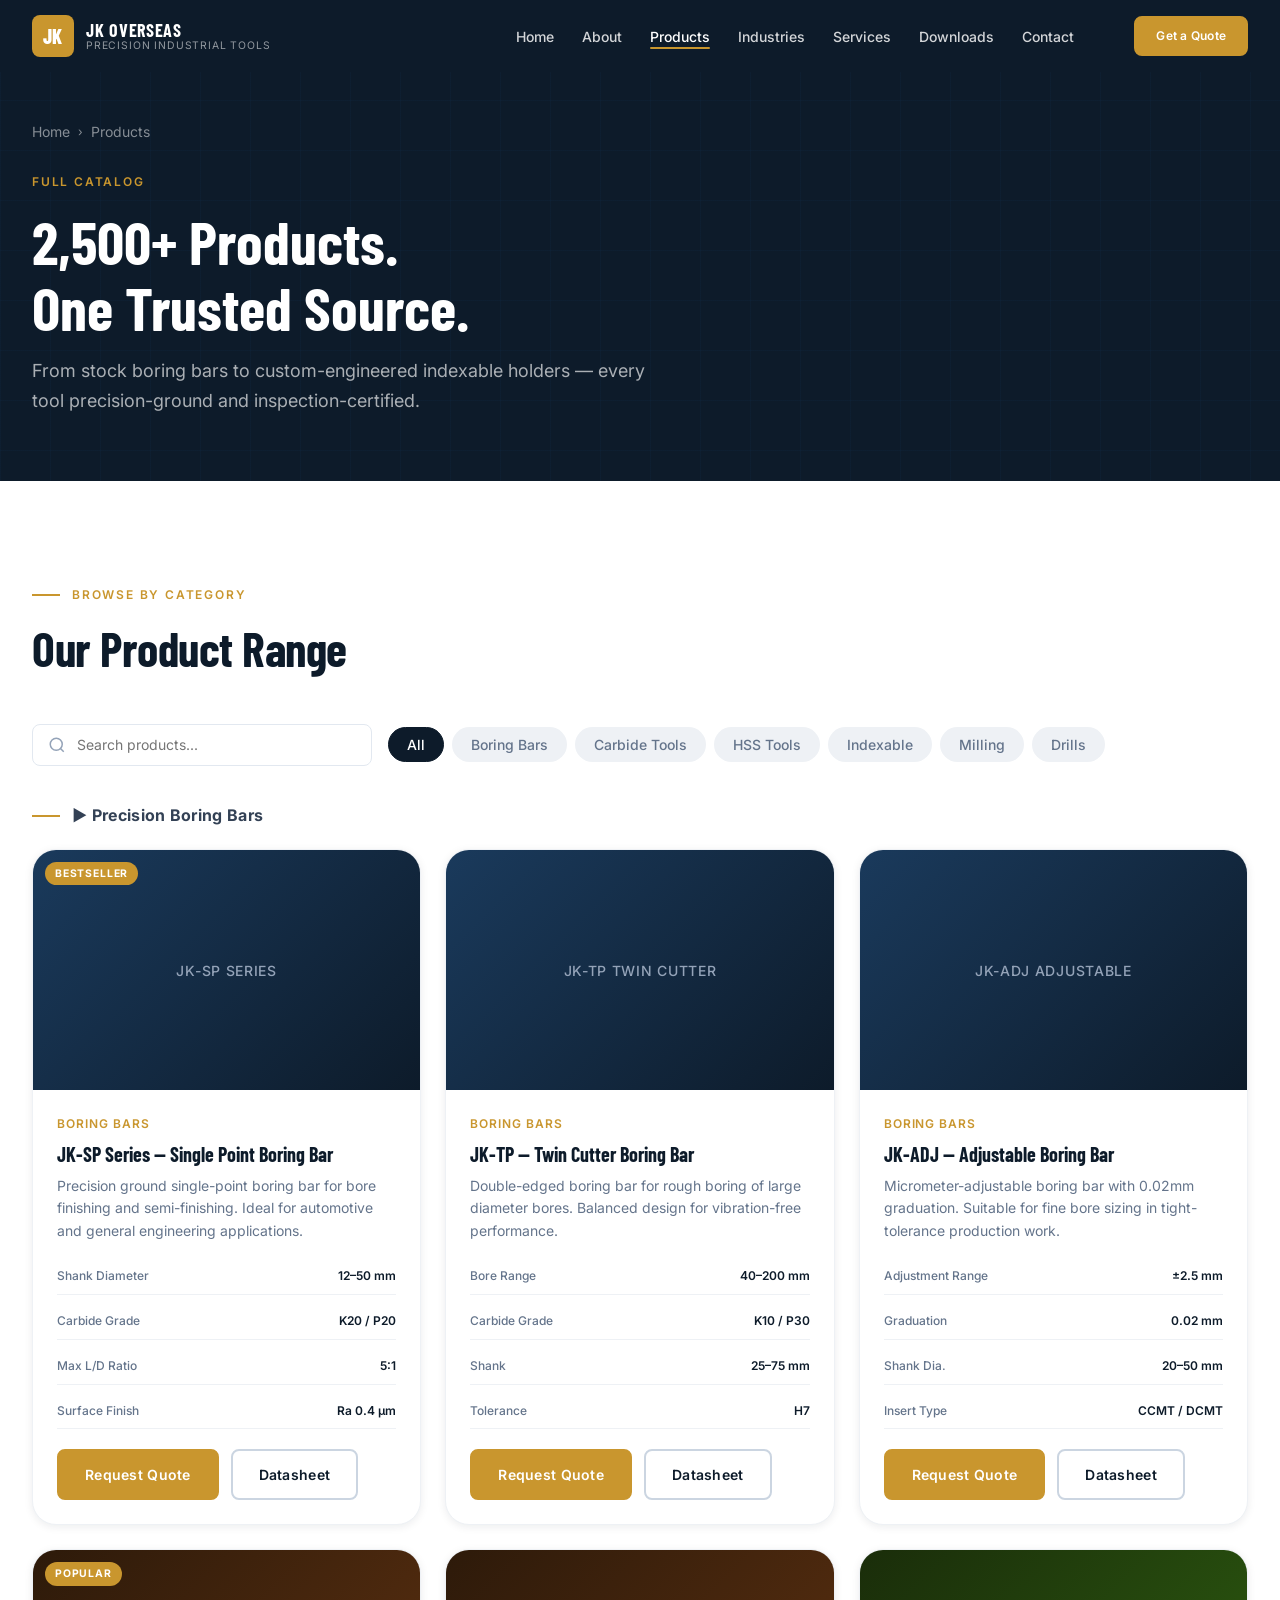
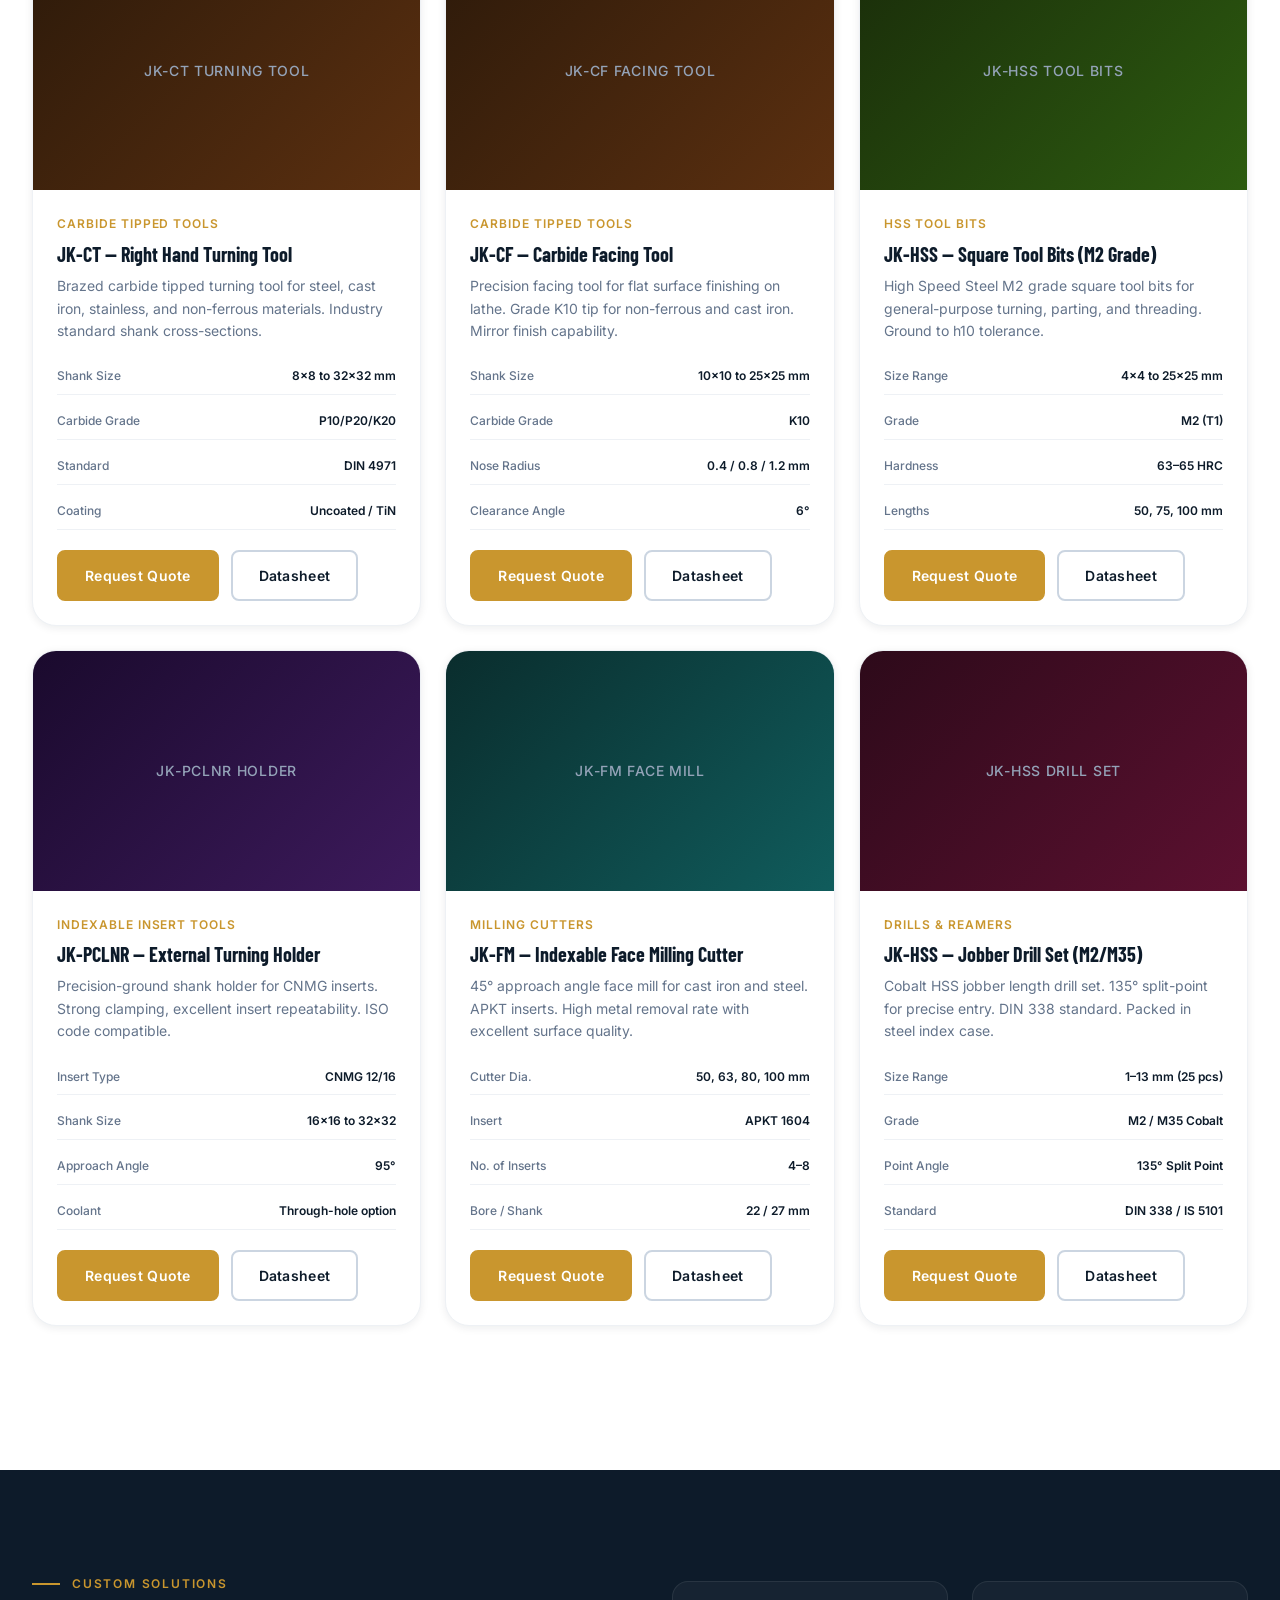
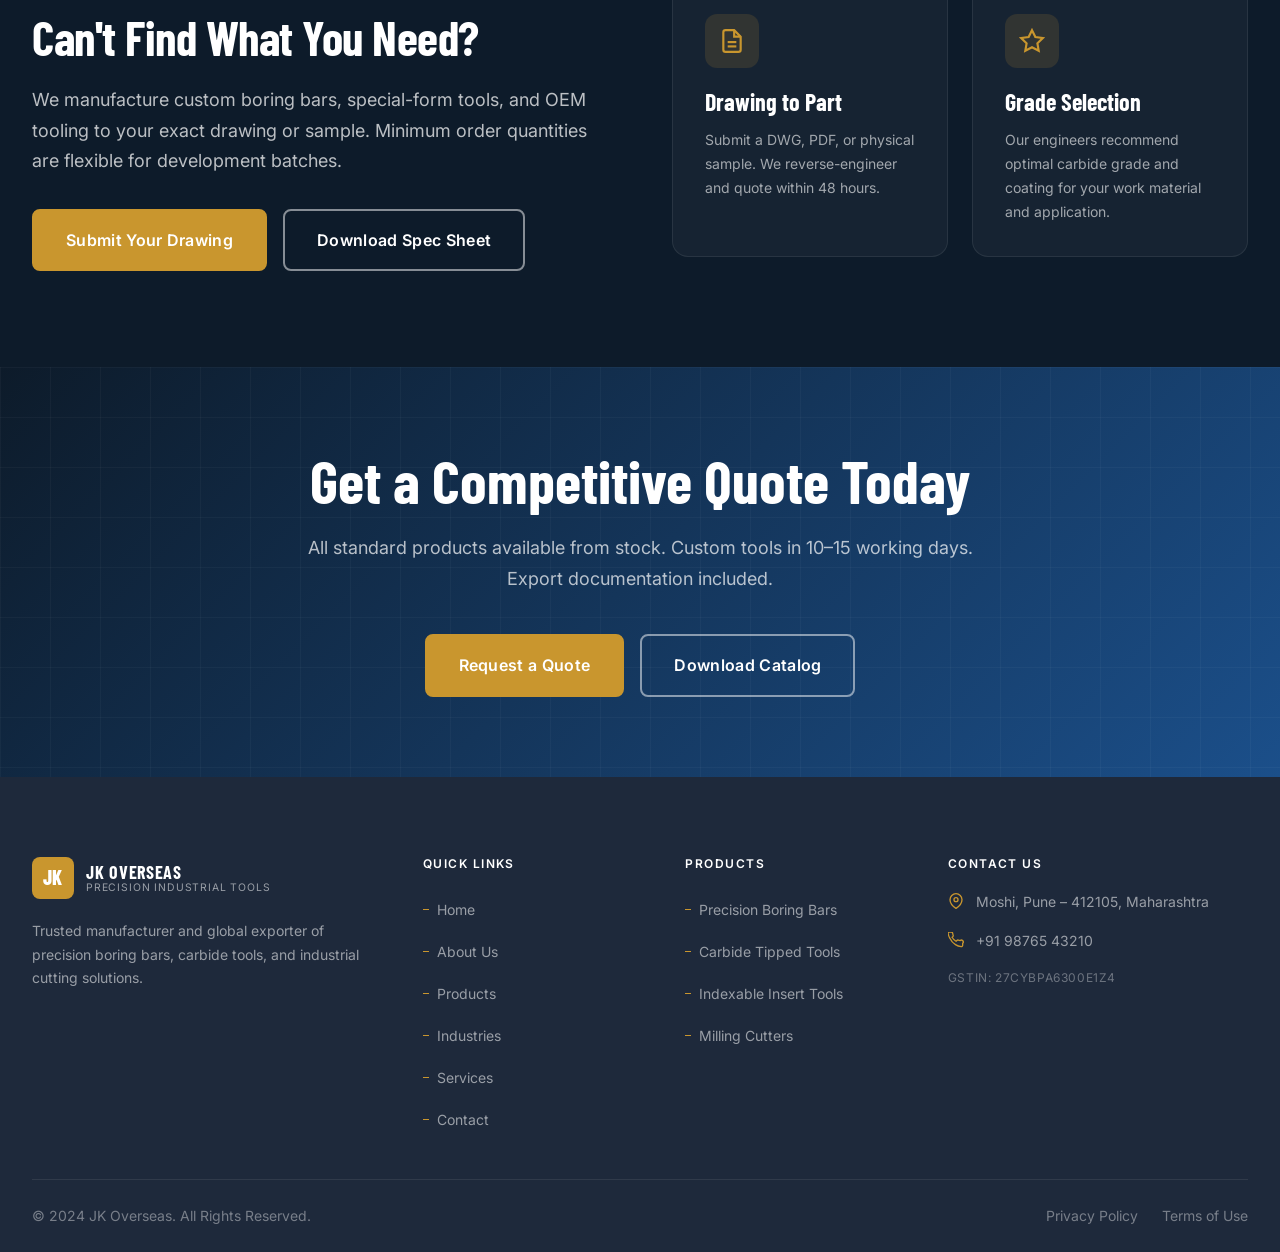
<file: products.html>
<!DOCTYPE html>
<html lang="en">
<head>
  <meta charset="UTF-8" />
  <meta name="viewport" content="width=device-width, initial-scale=1.0" />
  <meta name="description" content="Browse JK Overseas's complete range of precision boring bars, carbide tipped tools, HSS tool bits, indexable inserts, milling cutters, and drill bits." />
  <title>Products | JK Overseas — Precision Industrial Tools</title>
  <link rel="stylesheet" href="css/variables.css" />
  <link rel="stylesheet" href="css/style.css" />
  <link rel="stylesheet" href="css/responsive.css" />
  <link rel="icon" href="data:image/svg+xml,<svg xmlns='http://www.w3.org/2000/svg' viewBox='0 0 32 32'><rect width='32' height='32' rx='6' fill='%23C9962E'/><text x='16' y='22' text-anchor='middle' font-family='Arial' font-weight='bold' font-size='14' fill='white'>JK</text></svg>" />
</head>
<body>

  <header class="site-header page-header" id="siteHeader">
    <div class="container">
      <nav class="navbar" role="navigation" aria-label="Main navigation">
        <a href="index.html" class="nav-logo" aria-label="JK Overseas Home">
          <span class="logo-mark" aria-hidden="true">JK</span>
          <div class="logo-text"><span class="logo-name">JK Overseas</span><span class="logo-tagline">Precision Industrial Tools</span></div>
        </a>
        <ul class="nav-links" id="navLinks" role="menubar">
          <li role="none"><a href="index.html"      class="nav-link" role="menuitem">Home</a></li>
          <li role="none"><a href="about.html"      class="nav-link" role="menuitem">About</a></li>
          <li role="none"><a href="products.html"   class="nav-link active" role="menuitem">Products</a></li>
          <li role="none"><a href="industries.html" class="nav-link" role="menuitem">Industries</a></li>
          <li role="none"><a href="services.html"   class="nav-link" role="menuitem">Services</a></li>
          <li role="none"><a href="downloads.html"  class="nav-link" role="menuitem">Downloads</a></li>
          <li role="none"><a href="contact.html"    class="nav-link" role="menuitem">Contact</a></li>
        </ul>
        <div class="nav-actions">
          <a href="contact.html" class="btn btn-accent btn-sm">Get a Quote</a>
          <button class="nav-toggle" id="navToggle" aria-label="Toggle navigation" aria-expanded="false"><span></span><span></span><span></span></button>
        </div>
      </nav>
    </div>
  </header>

  <main id="main-content">

    <section class="page-hero" aria-labelledby="page-title">
      <div class="container">
        <div class="page-hero-content fade-in">
          <nav class="breadcrumb" aria-label="Breadcrumb">
            <a href="index.html">Home</a><span class="breadcrumb-sep" aria-hidden="true">›</span><span aria-current="page">Products</span>
          </nav>
          <p class="page-hero-eyebrow">Full Catalog</p>
          <h1 class="page-hero-title" id="page-title">2,500+ Products.<br />One Trusted Source.</h1>
          <p class="page-hero-desc">From stock boring bars to custom-engineered indexable holders — every tool precision-ground and inspection-certified.</p>
        </div>
      </div>
    </section>

    <!-- Filter & Search -->
    <section class="section" aria-labelledby="products-heading">
      <div class="container">
        <div class="section-header fade-in">
          <p class="section-eyebrow">Browse by Category</p>
          <h2 class="section-title" id="products-heading">Our Product Range</h2>
        </div>

        <div class="products-filter-bar fade-in" role="search" aria-label="Product search and filter">
          <div class="search-box">
            <svg viewBox="0 0 24 24" fill="none" stroke="currentColor" stroke-width="2" aria-hidden="true"><circle cx="11" cy="11" r="8"/><path d="M21 21l-4.35-4.35"/></svg>
            <input type="search" id="productSearch" placeholder="Search products..." aria-label="Search products" />
          </div>
          <div class="filter-tabs" role="tablist" aria-label="Filter by category">
            <button class="filter-tab active" data-filter="all" role="tab" aria-selected="true">All</button>
            <button class="filter-tab" data-filter="boring-bars" role="tab" aria-selected="false">Boring Bars</button>
            <button class="filter-tab" data-filter="carbide-tools" role="tab" aria-selected="false">Carbide Tools</button>
            <button class="filter-tab" data-filter="hss-tools" role="tab" aria-selected="false">HSS Tools</button>
            <button class="filter-tab" data-filter="indexable" role="tab" aria-selected="false">Indexable</button>
            <button class="filter-tab" data-filter="milling" role="tab" aria-selected="false">Milling</button>
            <button class="filter-tab" data-filter="drills" role="tab" aria-selected="false">Drills</button>
          </div>
        </div>

        <!-- Boring Bars -->
        <div id="boring-bars" style="margin-bottom:3rem;">
          <h3 class="section-eyebrow" style="margin-bottom:1.5rem;font-size:1rem;color:var(--text-secondary);letter-spacing:0.02em;text-transform:none;font-weight:700;">
            &#9658; Precision Boring Bars
          </h3>
          <div class="products-listing" id="productListing">
            <article class="product-detail-card fade-in" data-category="boring-bars">
              <div class="product-detail-image">
                <div class="img-placeholder bg-boring" role="img" aria-label="JK-SP Series Single Point Boring Bar">JK-SP Series</div>
                <span class="product-card-badge">Bestseller</span>
              </div>
              <div class="product-detail-body">
                <p class="product-card-cat">Boring Bars</p>
                <h3 class="product-card-title">JK-SP Series — Single Point Boring Bar</h3>
                <p class="product-card-desc">Precision ground single-point boring bar for bore finishing and semi-finishing. Ideal for automotive and general engineering applications.</p>
                <div class="product-specs" aria-label="Product specifications">
                  <div class="product-spec"><span class="spec-label">Shank Diameter</span><span class="spec-value">12–50 mm</span></div>
                  <div class="product-spec"><span class="spec-label">Carbide Grade</span><span class="spec-value">K20 / P20</span></div>
                  <div class="product-spec"><span class="spec-label">Max L/D Ratio</span><span class="spec-value">5:1</span></div>
                  <div class="product-spec"><span class="spec-label">Surface Finish</span><span class="spec-value">Ra 0.4 μm</span></div>
                </div>
                <div class="product-actions">
                  <a href="contact.html" class="btn btn-accent">Request Quote</a>
                  <a href="downloads.html" class="btn btn-outline-dark">Datasheet</a>
                </div>
              </div>
            </article>

            <article class="product-detail-card fade-in fade-in-delay-1" data-category="boring-bars">
              <div class="product-detail-image">
                <div class="img-placeholder bg-boring" role="img" aria-label="JK-TP Twin Cutter Boring Bar">JK-TP Twin Cutter</div>
              </div>
              <div class="product-detail-body">
                <p class="product-card-cat">Boring Bars</p>
                <h3 class="product-card-title">JK-TP — Twin Cutter Boring Bar</h3>
                <p class="product-card-desc">Double-edged boring bar for rough boring of large diameter bores. Balanced design for vibration-free performance.</p>
                <div class="product-specs">
                  <div class="product-spec"><span class="spec-label">Bore Range</span><span class="spec-value">40–200 mm</span></div>
                  <div class="product-spec"><span class="spec-label">Carbide Grade</span><span class="spec-value">K10 / P30</span></div>
                  <div class="product-spec"><span class="spec-label">Shank</span><span class="spec-value">25–75 mm</span></div>
                  <div class="product-spec"><span class="spec-label">Tolerance</span><span class="spec-value">H7</span></div>
                </div>
                <div class="product-actions">
                  <a href="contact.html" class="btn btn-accent">Request Quote</a>
                  <a href="downloads.html" class="btn btn-outline-dark">Datasheet</a>
                </div>
              </div>
            </article>

            <article class="product-detail-card fade-in fade-in-delay-2" data-category="boring-bars">
              <div class="product-detail-image">
                <div class="img-placeholder bg-boring" role="img" aria-label="JK-ADJ Adjustable Boring Bar">JK-ADJ Adjustable</div>
              </div>
              <div class="product-detail-body">
                <p class="product-card-cat">Boring Bars</p>
                <h3 class="product-card-title">JK-ADJ — Adjustable Boring Bar</h3>
                <p class="product-card-desc">Micrometer-adjustable boring bar with 0.02mm graduation. Suitable for fine bore sizing in tight-tolerance production work.</p>
                <div class="product-specs">
                  <div class="product-spec"><span class="spec-label">Adjustment Range</span><span class="spec-value">±2.5 mm</span></div>
                  <div class="product-spec"><span class="spec-label">Graduation</span><span class="spec-value">0.02 mm</span></div>
                  <div class="product-spec"><span class="spec-label">Shank Dia.</span><span class="spec-value">20–50 mm</span></div>
                  <div class="product-spec"><span class="spec-label">Insert Type</span><span class="spec-value">CCMT / DCMT</span></div>
                </div>
                <div class="product-actions">
                  <a href="contact.html" class="btn btn-accent">Request Quote</a>
                  <a href="downloads.html" class="btn btn-outline-dark">Datasheet</a>
                </div>
              </div>
            </article>

            <!-- Carbide Tools -->
            <article class="product-detail-card fade-in" data-category="carbide-tools">
              <div class="product-detail-image">
                <div class="img-placeholder bg-carbide" role="img" aria-label="JK-CT Right Hand Turning Tool">JK-CT Turning Tool</div>
                <span class="product-card-badge">Popular</span>
              </div>
              <div class="product-detail-body">
                <p class="product-card-cat">Carbide Tipped Tools</p>
                <h3 class="product-card-title">JK-CT — Right Hand Turning Tool</h3>
                <p class="product-card-desc">Brazed carbide tipped turning tool for steel, cast iron, stainless, and non-ferrous materials. Industry standard shank cross-sections.</p>
                <div class="product-specs">
                  <div class="product-spec"><span class="spec-label">Shank Size</span><span class="spec-value">8×8 to 32×32 mm</span></div>
                  <div class="product-spec"><span class="spec-label">Carbide Grade</span><span class="spec-value">P10/P20/K20</span></div>
                  <div class="product-spec"><span class="spec-label">Standard</span><span class="spec-value">DIN 4971</span></div>
                  <div class="product-spec"><span class="spec-label">Coating</span><span class="spec-value">Uncoated / TiN</span></div>
                </div>
                <div class="product-actions">
                  <a href="contact.html" class="btn btn-accent">Request Quote</a>
                  <a href="downloads.html" class="btn btn-outline-dark">Datasheet</a>
                </div>
              </div>
            </article>

            <article class="product-detail-card fade-in fade-in-delay-1" data-category="carbide-tools">
              <div class="product-detail-image">
                <div class="img-placeholder bg-carbide" role="img" aria-label="JK-CF Facing Tool">JK-CF Facing Tool</div>
              </div>
              <div class="product-detail-body">
                <p class="product-card-cat">Carbide Tipped Tools</p>
                <h3 class="product-card-title">JK-CF — Carbide Facing Tool</h3>
                <p class="product-card-desc">Precision facing tool for flat surface finishing on lathe. Grade K10 tip for non-ferrous and cast iron. Mirror finish capability.</p>
                <div class="product-specs">
                  <div class="product-spec"><span class="spec-label">Shank Size</span><span class="spec-value">10×10 to 25×25 mm</span></div>
                  <div class="product-spec"><span class="spec-label">Carbide Grade</span><span class="spec-value">K10</span></div>
                  <div class="product-spec"><span class="spec-label">Nose Radius</span><span class="spec-value">0.4 / 0.8 / 1.2 mm</span></div>
                  <div class="product-spec"><span class="spec-label">Clearance Angle</span><span class="spec-value">6°</span></div>
                </div>
                <div class="product-actions">
                  <a href="contact.html" class="btn btn-accent">Request Quote</a>
                  <a href="downloads.html" class="btn btn-outline-dark">Datasheet</a>
                </div>
              </div>
            </article>

            <!-- HSS Tools -->
            <article class="product-detail-card fade-in" data-category="hss-tools">
              <div class="product-detail-image">
                <div class="img-placeholder bg-hss" role="img" aria-label="JK-HSS Square Tool Bits">JK-HSS Tool Bits</div>
              </div>
              <div class="product-detail-body">
                <p class="product-card-cat">HSS Tool Bits</p>
                <h3 class="product-card-title">JK-HSS — Square Tool Bits (M2 Grade)</h3>
                <p class="product-card-desc">High Speed Steel M2 grade square tool bits for general-purpose turning, parting, and threading. Ground to h10 tolerance.</p>
                <div class="product-specs">
                  <div class="product-spec"><span class="spec-label">Size Range</span><span class="spec-value">4×4 to 25×25 mm</span></div>
                  <div class="product-spec"><span class="spec-label">Grade</span><span class="spec-value">M2 (T1)</span></div>
                  <div class="product-spec"><span class="spec-label">Hardness</span><span class="spec-value">63–65 HRC</span></div>
                  <div class="product-spec"><span class="spec-label">Lengths</span><span class="spec-value">50, 75, 100 mm</span></div>
                </div>
                <div class="product-actions">
                  <a href="contact.html" class="btn btn-accent">Request Quote</a>
                  <a href="downloads.html" class="btn btn-outline-dark">Datasheet</a>
                </div>
              </div>
            </article>

            <!-- Indexable -->
            <article class="product-detail-card fade-in" data-category="indexable">
              <div class="product-detail-image">
                <div class="img-placeholder bg-indexable" role="img" aria-label="JK-PCLNR External Turning Holder">JK-PCLNR Holder</div>
              </div>
              <div class="product-detail-body">
                <p class="product-card-cat">Indexable Insert Tools</p>
                <h3 class="product-card-title">JK-PCLNR — External Turning Holder</h3>
                <p class="product-card-desc">Precision-ground shank holder for CNMG inserts. Strong clamping, excellent insert repeatability. ISO code compatible.</p>
                <div class="product-specs">
                  <div class="product-spec"><span class="spec-label">Insert Type</span><span class="spec-value">CNMG 12/16</span></div>
                  <div class="product-spec"><span class="spec-label">Shank Size</span><span class="spec-value">16×16 to 32×32</span></div>
                  <div class="product-spec"><span class="spec-label">Approach Angle</span><span class="spec-value">95°</span></div>
                  <div class="product-spec"><span class="spec-label">Coolant</span><span class="spec-value">Through-hole option</span></div>
                </div>
                <div class="product-actions">
                  <a href="contact.html" class="btn btn-accent">Request Quote</a>
                  <a href="downloads.html" class="btn btn-outline-dark">Datasheet</a>
                </div>
              </div>
            </article>

            <!-- Milling -->
            <article class="product-detail-card fade-in" data-category="milling">
              <div class="product-detail-image">
                <div class="img-placeholder bg-milling" role="img" aria-label="JK-FM Face Milling Cutter">JK-FM Face Mill</div>
              </div>
              <div class="product-detail-body">
                <p class="product-card-cat">Milling Cutters</p>
                <h3 class="product-card-title">JK-FM — Indexable Face Milling Cutter</h3>
                <p class="product-card-desc">45° approach angle face mill for cast iron and steel. APKT inserts. High metal removal rate with excellent surface quality.</p>
                <div class="product-specs">
                  <div class="product-spec"><span class="spec-label">Cutter Dia.</span><span class="spec-value">50, 63, 80, 100 mm</span></div>
                  <div class="product-spec"><span class="spec-label">Insert</span><span class="spec-value">APKT 1604</span></div>
                  <div class="product-spec"><span class="spec-label">No. of Inserts</span><span class="spec-value">4–8</span></div>
                  <div class="product-spec"><span class="spec-label">Bore / Shank</span><span class="spec-value">22 / 27 mm</span></div>
                </div>
                <div class="product-actions">
                  <a href="contact.html" class="btn btn-accent">Request Quote</a>
                  <a href="downloads.html" class="btn btn-outline-dark">Datasheet</a>
                </div>
              </div>
            </article>

            <!-- Drills -->
            <article class="product-detail-card fade-in" data-category="drills">
              <div class="product-detail-image">
                <div class="img-placeholder bg-drill" role="img" aria-label="JK-HSS Jobber Drill Set">JK-HSS Drill Set</div>
              </div>
              <div class="product-detail-body">
                <p class="product-card-cat">Drills &amp; Reamers</p>
                <h3 class="product-card-title">JK-HSS — Jobber Drill Set (M2/M35)</h3>
                <p class="product-card-desc">Cobalt HSS jobber length drill set. 135° split-point for precise entry. DIN 338 standard. Packed in steel index case.</p>
                <div class="product-specs">
                  <div class="product-spec"><span class="spec-label">Size Range</span><span class="spec-value">1–13 mm (25 pcs)</span></div>
                  <div class="product-spec"><span class="spec-label">Grade</span><span class="spec-value">M2 / M35 Cobalt</span></div>
                  <div class="product-spec"><span class="spec-label">Point Angle</span><span class="spec-value">135° Split Point</span></div>
                  <div class="product-spec"><span class="spec-label">Standard</span><span class="spec-value">DIN 338 / IS 5101</span></div>
                </div>
                <div class="product-actions">
                  <a href="contact.html" class="btn btn-accent">Request Quote</a>
                  <a href="downloads.html" class="btn btn-outline-dark">Datasheet</a>
                </div>
              </div>
            </article>

          </div>
        </div>

      </div>
    </section>

    <!-- Custom Engineering CTA -->
    <section class="section section--dark" aria-labelledby="custom-heading">
      <div class="container">
        <div style="display:grid;grid-template-columns:1fr 1fr;gap:4rem;align-items:center;">
          <div class="fade-in">
            <p class="section-eyebrow">Custom Solutions</p>
            <h2 class="section-title section-title--white" id="custom-heading">Can't Find What You Need?</h2>
            <p class="section-desc section-desc--white">
              We manufacture custom boring bars, special-form tools, and OEM tooling to your exact drawing or sample. Minimum order quantities are flexible for development batches.
            </p>
            <div style="margin-top:2rem;display:flex;gap:1rem;flex-wrap:wrap;">
              <a href="contact.html" class="btn btn-accent btn-lg">Submit Your Drawing</a>
              <a href="downloads.html" class="btn btn-outline btn-lg">Download Spec Sheet</a>
            </div>
          </div>
          <div class="features-grid fade-in fade-in-delay-2">
            <div class="feature-card">
              <div class="feature-icon" aria-hidden="true"><svg viewBox="0 0 24 24" fill="none" stroke="currentColor" stroke-width="2"><path d="M14 2H6a2 2 0 00-2 2v16a2 2 0 002 2h12a2 2 0 002-2V8z"/><polyline points="14 2 14 8 20 8"/><line x1="16" y1="13" x2="8" y2="13"/><line x1="16" y1="17" x2="8" y2="17"/></svg></div>
              <h3 class="feature-title">Drawing to Part</h3>
              <p class="feature-desc">Submit a DWG, PDF, or physical sample. We reverse-engineer and quote within 48 hours.</p>
            </div>
            <div class="feature-card">
              <div class="feature-icon" aria-hidden="true"><svg viewBox="0 0 24 24" fill="none" stroke="currentColor" stroke-width="2"><path d="M12 2l3.09 6.26L22 9.27l-5 4.87 1.18 6.88L12 17.77l-6.18 3.25L7 14.14 2 9.27l6.91-1.01L12 2z"/></svg></div>
              <h3 class="feature-title">Grade Selection</h3>
              <p class="feature-desc">Our engineers recommend optimal carbide grade and coating for your work material and application.</p>
            </div>
          </div>
        </div>
      </div>
    </section>

    <section class="cta-section" aria-labelledby="prod-cta">
      <div class="container">
        <div class="cta-content fade-in">
          <h2 class="cta-title" id="prod-cta">Get a Competitive Quote Today</h2>
          <p class="cta-desc">All standard products available from stock. Custom tools in 10–15 working days. Export documentation included.</p>
          <div class="cta-actions">
            <a href="contact.html" class="btn btn-accent btn-lg">Request a Quote</a>
            <a href="downloads.html" class="btn btn-outline btn-lg">Download Catalog</a>
          </div>
        </div>
      </div>
    </section>

  </main>

  <footer class="site-footer" role="contentinfo">
    <div class="footer-main"><div class="container"><div class="footer-grid">
      <div class="footer-brand">
        <a href="index.html" class="nav-logo footer-logo"><span class="logo-mark">JK</span><div class="logo-text"><span class="logo-name">JK Overseas</span><span class="logo-tagline">Precision Industrial Tools</span></div></a>
        <p class="footer-desc">Trusted manufacturer and global exporter of precision boring bars, carbide tools, and industrial cutting solutions.</p>
      </div>
      <div class="footer-col"><h3 class="footer-heading">Quick Links</h3><ul class="footer-links"><li><a href="index.html">Home</a></li><li><a href="about.html">About Us</a></li><li><a href="products.html">Products</a></li><li><a href="industries.html">Industries</a></li><li><a href="services.html">Services</a></li><li><a href="contact.html">Contact</a></li></ul></div>
      <div class="footer-col"><h3 class="footer-heading">Products</h3><ul class="footer-links"><li><a href="products.html#boring-bars">Precision Boring Bars</a></li><li><a href="products.html#carbide-tools">Carbide Tipped Tools</a></li><li><a href="products.html#indexable">Indexable Insert Tools</a></li><li><a href="products.html#milling">Milling Cutters</a></li></ul></div>
      <div class="footer-col"><h3 class="footer-heading">Contact Us</h3><ul class="footer-contact-list"><li class="footer-contact-item"><svg viewBox="0 0 24 24" fill="none" stroke="currentColor" stroke-width="2"><path d="M21 10c0 7-9 13-9 13s-9-6-9-13a9 9 0 0118 0z"/><circle cx="12" cy="10" r="3"/></svg><span>Moshi, Pune – 412105, Maharashtra</span></li><li class="footer-contact-item"><svg viewBox="0 0 24 24" fill="none" stroke="currentColor" stroke-width="2"><path d="M22 16.92v3a2 2 0 01-2.18 2 19.79 19.79 0 01-8.63-3.07A19.5 19.5 0 013.07 9.81a19.79 19.79 0 01-3.07-8.63A2 2 0 012 .18h3a2 2 0 012 1.72c.127.96.361 1.903.7 2.81a2 2 0 01-.45 2.11L6.09 7.91a16 16 0 006 6l1.27-1.27a2 2 0 012.11-.45c.907.339 1.85.573 2.81.7A2 2 0 0122 16.92z"/></svg><span>+91 98765 43210</span></li></ul><p class="footer-gst">GSTIN: 27CYBPA6300E1Z4</p></div>
    </div></div></div>
    <div class="container"><div class="footer-bottom"><p>&copy; 2024 JK Overseas. All Rights Reserved.</p><nav class="footer-bottom-links"><a href="#">Privacy Policy</a><a href="#">Terms of Use</a></nav></div></div>
  </footer>

  <button class="scroll-top" id="scrollTop" aria-label="Scroll to top">
    <svg viewBox="0 0 24 24" fill="none" stroke="currentColor" stroke-width="2"><path d="M18 15l-6-6-6 6"/></svg>
  </button>

  <script src="js/navigation.js"></script>
  <script src="js/animations.js"></script>
  <script src="js/main.js"></script>
</body>
</html>
</file>
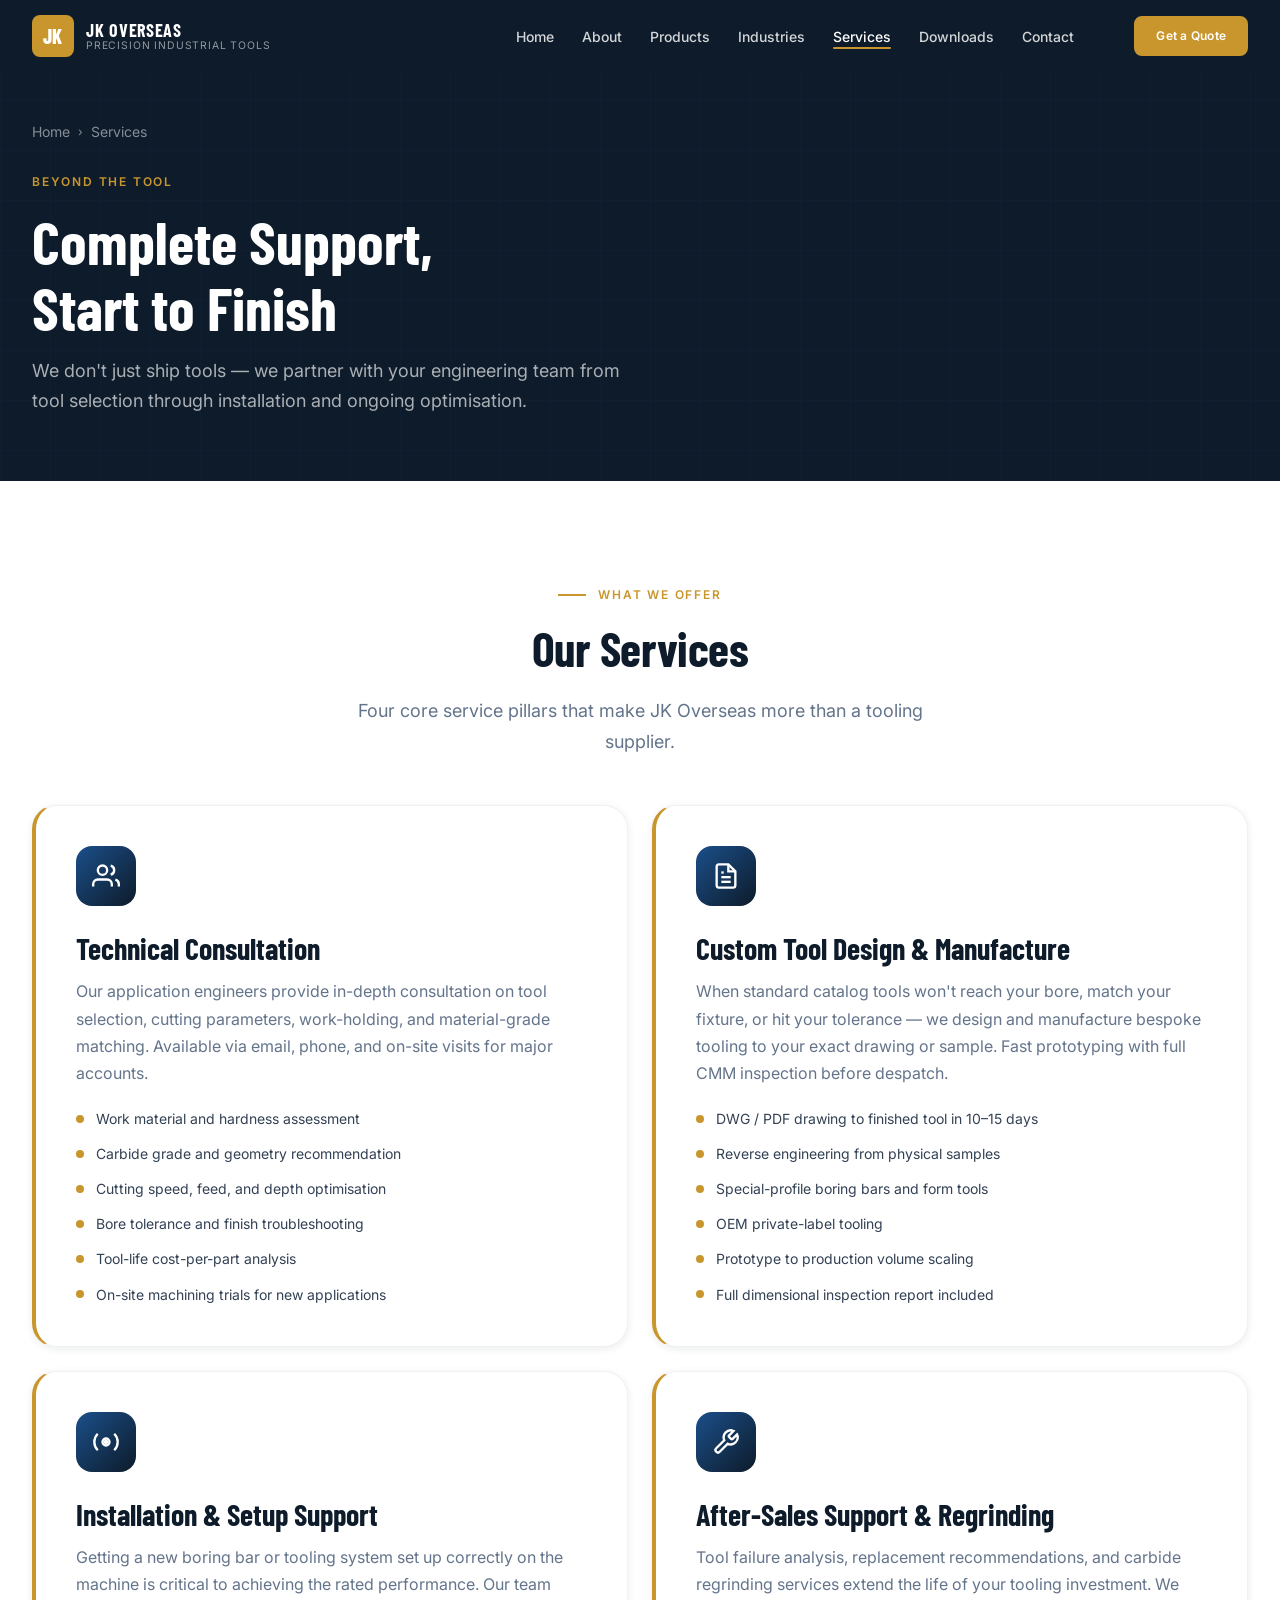
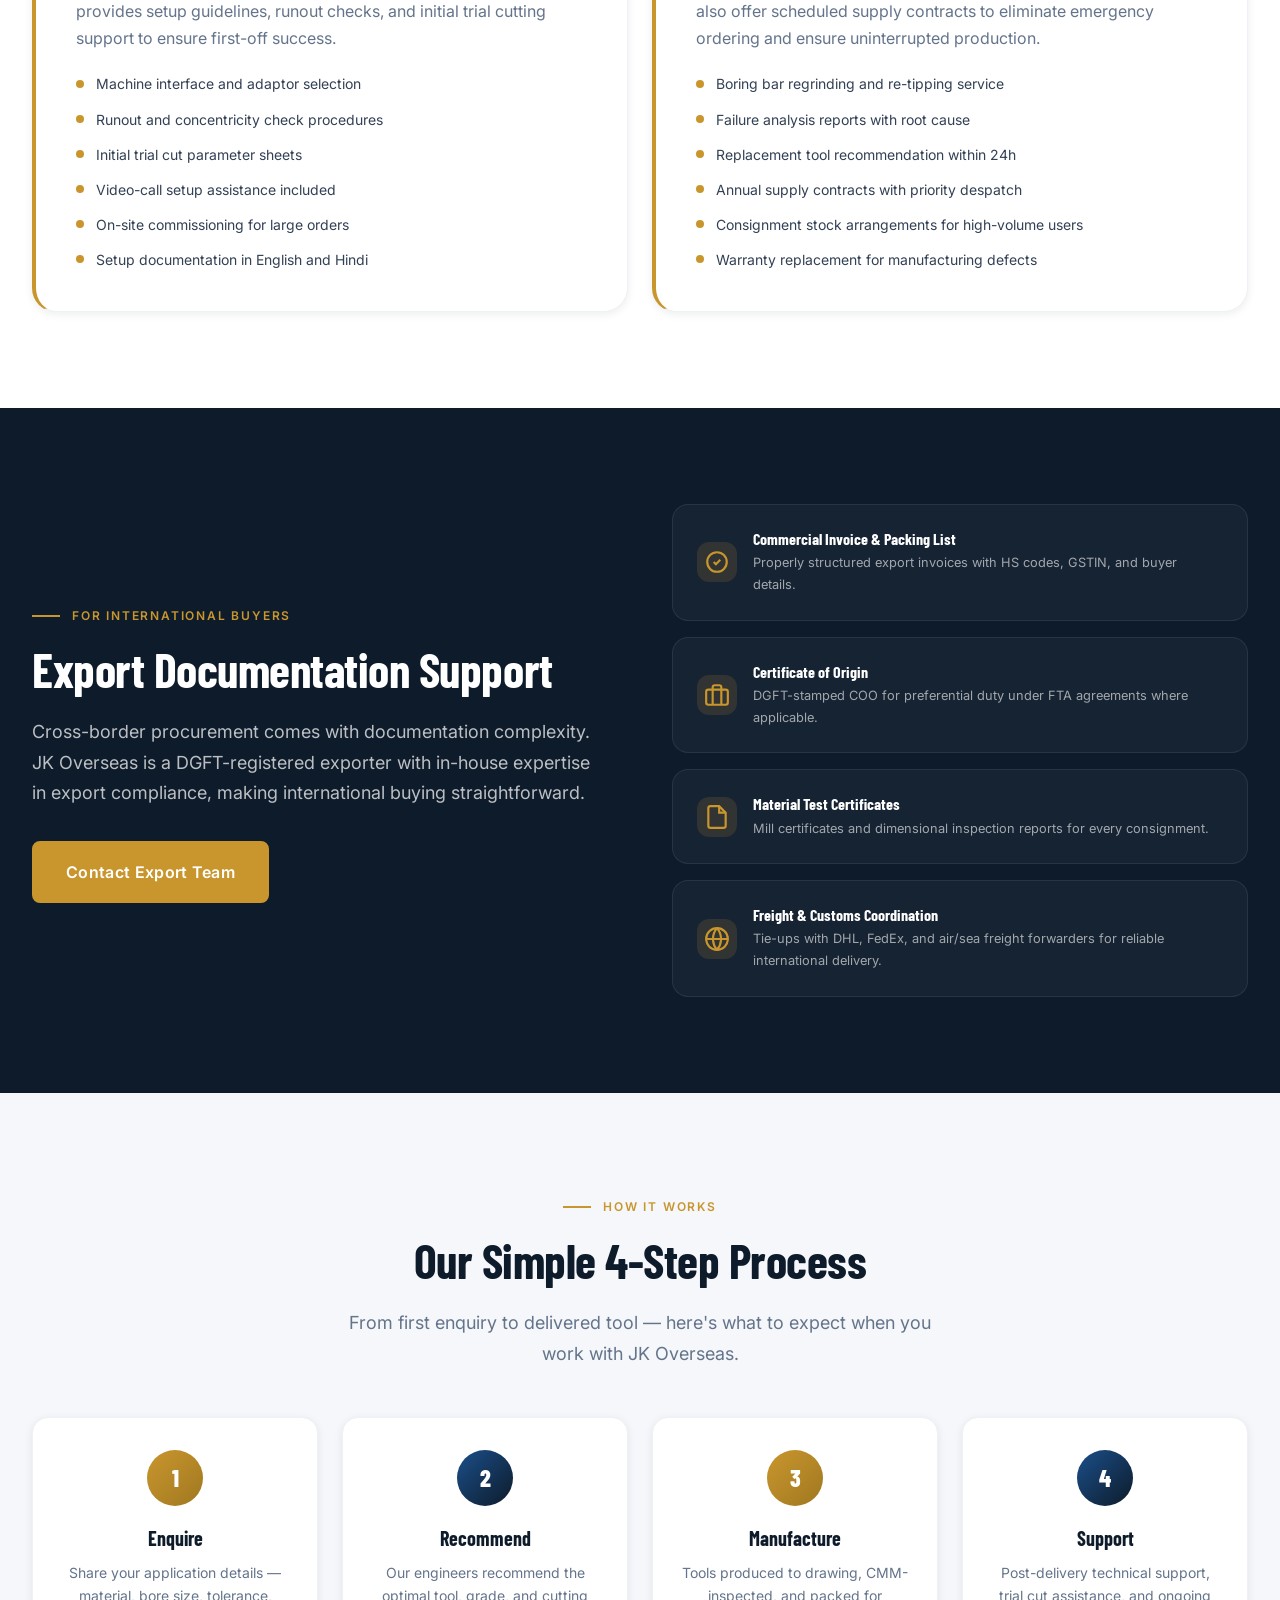
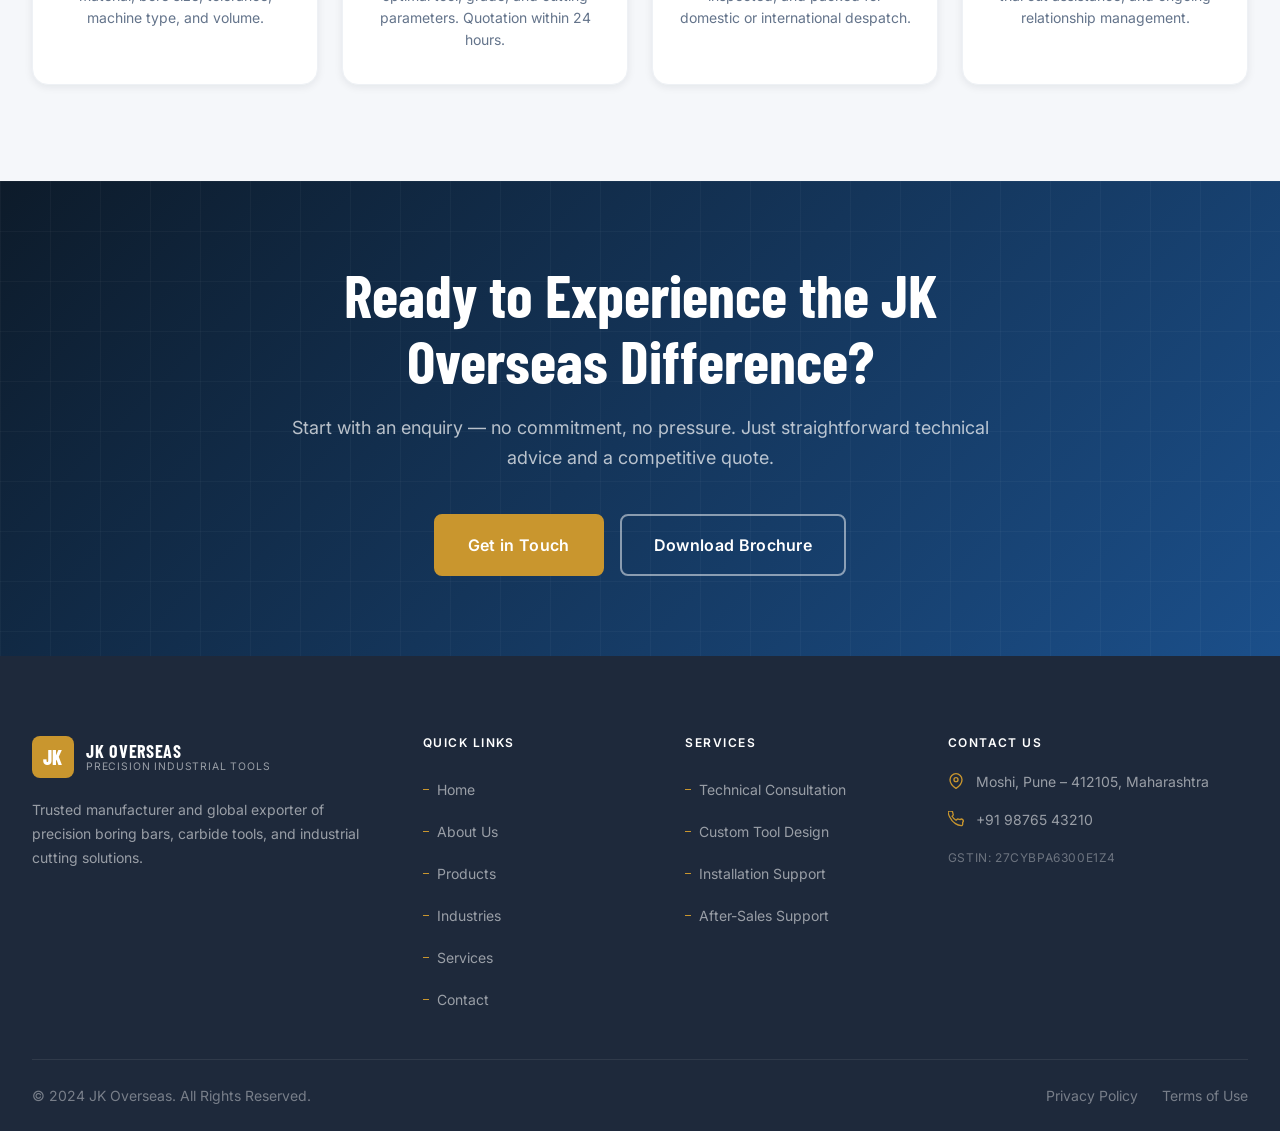
<file: services.html>
<!DOCTYPE html>
<html lang="en">
<head>
  <meta charset="UTF-8" />
  <meta name="viewport" content="width=device-width, initial-scale=1.0" />
  <meta name="description" content="JK Overseas offers technical consultation, custom tool design, installation support, after-sales service, and export documentation assistance." />
  <title>Services | JK Overseas — Precision Industrial Tools</title>
  <link rel="stylesheet" href="css/variables.css" />
  <link rel="stylesheet" href="css/style.css" />
  <link rel="stylesheet" href="css/responsive.css" />
  <link rel="icon" href="data:image/svg+xml,<svg xmlns='http://www.w3.org/2000/svg' viewBox='0 0 32 32'><rect width='32' height='32' rx='6' fill='%23C9962E'/><text x='16' y='22' text-anchor='middle' font-family='Arial' font-weight='bold' font-size='14' fill='white'>JK</text></svg>" />
</head>
<body>

  <header class="site-header page-header" id="siteHeader">
    <div class="container">
      <nav class="navbar" role="navigation" aria-label="Main navigation">
        <a href="index.html" class="nav-logo" aria-label="JK Overseas Home">
          <span class="logo-mark" aria-hidden="true">JK</span>
          <div class="logo-text"><span class="logo-name">JK Overseas</span><span class="logo-tagline">Precision Industrial Tools</span></div>
        </a>
        <ul class="nav-links" id="navLinks" role="menubar">
          <li role="none"><a href="index.html"      class="nav-link" role="menuitem">Home</a></li>
          <li role="none"><a href="about.html"      class="nav-link" role="menuitem">About</a></li>
          <li role="none"><a href="products.html"   class="nav-link" role="menuitem">Products</a></li>
          <li role="none"><a href="industries.html" class="nav-link" role="menuitem">Industries</a></li>
          <li role="none"><a href="services.html"   class="nav-link active" role="menuitem">Services</a></li>
          <li role="none"><a href="downloads.html"  class="nav-link" role="menuitem">Downloads</a></li>
          <li role="none"><a href="contact.html"    class="nav-link" role="menuitem">Contact</a></li>
        </ul>
        <div class="nav-actions">
          <a href="contact.html" class="btn btn-accent btn-sm">Get a Quote</a>
          <button class="nav-toggle" id="navToggle" aria-label="Toggle navigation" aria-expanded="false"><span></span><span></span><span></span></button>
        </div>
      </nav>
    </div>
  </header>

  <main id="main-content">

    <section class="page-hero" aria-labelledby="page-title">
      <div class="container">
        <div class="page-hero-content fade-in">
          <nav class="breadcrumb" aria-label="Breadcrumb">
            <a href="index.html">Home</a><span class="breadcrumb-sep" aria-hidden="true">›</span><span aria-current="page">Services</span>
          </nav>
          <p class="page-hero-eyebrow">Beyond the Tool</p>
          <h1 class="page-hero-title" id="page-title">Complete Support,<br />Start to Finish</h1>
          <p class="page-hero-desc">We don't just ship tools — we partner with your engineering team from tool selection through installation and ongoing optimisation.</p>
        </div>
      </div>
    </section>

    <!-- Services Grid -->
    <section class="section" aria-labelledby="services-heading">
      <div class="container">
        <div class="section-header section-header--center fade-in">
          <p class="section-eyebrow">What We Offer</p>
          <h2 class="section-title" id="services-heading">Our Services</h2>
          <p class="section-desc section-desc--center">Four core service pillars that make JK Overseas more than a tooling supplier.</p>
        </div>

        <div class="services-grid stagger-children">

          <!-- Technical Consultation -->
          <article class="service-card" id="consultation">
            <div class="service-icon" aria-hidden="true">
              <svg viewBox="0 0 24 24" fill="none" stroke="currentColor" stroke-width="2"><path d="M17 21v-2a4 4 0 00-4-4H5a4 4 0 00-4 4v2"/><circle cx="9" cy="7" r="4"/><path d="M23 21v-2a4 4 0 00-3-3.87M16 3.13a4 4 0 010 7.75"/></svg>
            </div>
            <h2 class="service-title">Technical Consultation</h2>
            <p class="service-desc">Our application engineers provide in-depth consultation on tool selection, cutting parameters, work-holding, and material-grade matching. Available via email, phone, and on-site visits for major accounts.</p>
            <ul class="service-list" role="list">
              <li>Work material and hardness assessment</li>
              <li>Carbide grade and geometry recommendation</li>
              <li>Cutting speed, feed, and depth optimisation</li>
              <li>Bore tolerance and finish troubleshooting</li>
              <li>Tool-life cost-per-part analysis</li>
              <li>On-site machining trials for new applications</li>
            </ul>
          </article>

          <!-- Custom Tool Design -->
          <article class="service-card" id="custom-design">
            <div class="service-icon" aria-hidden="true">
              <svg viewBox="0 0 24 24" fill="none" stroke="currentColor" stroke-width="2"><path d="M14 2H6a2 2 0 00-2 2v16a2 2 0 002 2h12a2 2 0 002-2V8z"/><polyline points="14 2 14 8 20 8"/><line x1="16" y1="13" x2="8" y2="13"/><line x1="16" y1="17" x2="8" y2="17"/><line x1="10" y1="9" x2="8" y2="9"/></svg>
            </div>
            <h2 class="service-title">Custom Tool Design &amp; Manufacture</h2>
            <p class="service-desc">When standard catalog tools won't reach your bore, match your fixture, or hit your tolerance — we design and manufacture bespoke tooling to your exact drawing or sample. Fast prototyping with full CMM inspection before despatch.</p>
            <ul class="service-list" role="list">
              <li>DWG / PDF drawing to finished tool in 10–15 days</li>
              <li>Reverse engineering from physical samples</li>
              <li>Special-profile boring bars and form tools</li>
              <li>OEM private-label tooling</li>
              <li>Prototype to production volume scaling</li>
              <li>Full dimensional inspection report included</li>
            </ul>
          </article>

          <!-- Installation & Setup -->
          <article class="service-card" id="installation">
            <div class="service-icon" aria-hidden="true">
              <svg viewBox="0 0 24 24" fill="none" stroke="currentColor" stroke-width="2"><circle cx="12" cy="12" r="3"/><path d="M19.07 4.93a10 10 0 010 14.14M4.93 4.93a10 10 0 000 14.14"/><circle cx="12" cy="12" r="1"/></svg>
            </div>
            <h2 class="service-title">Installation &amp; Setup Support</h2>
            <p class="service-desc">Getting a new boring bar or tooling system set up correctly on the machine is critical to achieving the rated performance. Our team provides setup guidelines, runout checks, and initial trial cutting support to ensure first-off success.</p>
            <ul class="service-list" role="list">
              <li>Machine interface and adaptor selection</li>
              <li>Runout and concentricity check procedures</li>
              <li>Initial trial cut parameter sheets</li>
              <li>Video-call setup assistance included</li>
              <li>On-site commissioning for large orders</li>
              <li>Setup documentation in English and Hindi</li>
            </ul>
          </article>

          <!-- After-Sales & Maintenance -->
          <article class="service-card" id="maintenance">
            <div class="service-icon" aria-hidden="true">
              <svg viewBox="0 0 24 24" fill="none" stroke="currentColor" stroke-width="2"><path d="M14.7 6.3a1 1 0 000 1.4l1.6 1.6a1 1 0 001.4 0l3.77-3.77a6 6 0 01-7.94 7.94l-6.91 6.91a2.12 2.12 0 01-3-3l6.91-6.91a6 6 0 017.94-7.94l-3.76 3.76z"/></svg>
            </div>
            <h2 class="service-title">After-Sales Support &amp; Regrinding</h2>
            <p class="service-desc">Tool failure analysis, replacement recommendations, and carbide regrinding services extend the life of your tooling investment. We also offer scheduled supply contracts to eliminate emergency ordering and ensure uninterrupted production.</p>
            <ul class="service-list" role="list">
              <li>Boring bar regrinding and re-tipping service</li>
              <li>Failure analysis reports with root cause</li>
              <li>Replacement tool recommendation within 24h</li>
              <li>Annual supply contracts with priority despatch</li>
              <li>Consignment stock arrangements for high-volume users</li>
              <li>Warranty replacement for manufacturing defects</li>
            </ul>
          </article>

        </div>
      </div>
    </section>

    <!-- Export Documentation -->
    <section class="section section--dark" aria-labelledby="export-heading">
      <div class="container">
        <div style="display:grid;grid-template-columns:1fr 1fr;gap:4rem;align-items:center;">
          <div class="fade-in">
            <p class="section-eyebrow">For International Buyers</p>
            <h2 class="section-title section-title--white" id="export-heading">Export Documentation Support</h2>
            <p class="section-desc section-desc--white">
              Cross-border procurement comes with documentation complexity. JK Overseas is a DGFT-registered exporter with in-house expertise in export compliance, making international buying straightforward.
            </p>
            <div style="margin-top:2rem;">
              <a href="contact.html" class="btn btn-accent btn-lg">Contact Export Team</a>
            </div>
          </div>
          <div class="features-grid fade-in fade-in-delay-1" style="grid-template-columns:1fr;gap:1rem;">
            <div class="feature-card" style="padding:1.5rem;">
              <div style="display:flex;align-items:center;gap:1rem;">
                <div class="feature-icon" style="width:40px;height:40px;margin:0;flex-shrink:0;" aria-hidden="true">
                  <svg viewBox="0 0 24 24" fill="none" stroke="currentColor" stroke-width="2"><path d="M9 12l2 2 4-4m6 2a9 9 0 11-18 0 9 9 0 0118 0z"/></svg>
                </div>
                <div>
                  <h3 class="feature-title" style="font-size:1rem;margin-bottom:0.25rem;">Commercial Invoice &amp; Packing List</h3>
                  <p class="feature-desc" style="font-size:0.8rem;">Properly structured export invoices with HS codes, GSTIN, and buyer details.</p>
                </div>
              </div>
            </div>
            <div class="feature-card" style="padding:1.5rem;">
              <div style="display:flex;align-items:center;gap:1rem;">
                <div class="feature-icon" style="width:40px;height:40px;margin:0;flex-shrink:0;" aria-hidden="true">
                  <svg viewBox="0 0 24 24" fill="none" stroke="currentColor" stroke-width="2"><rect x="2" y="7" width="20" height="14" rx="2"/><path d="M16 21V5a2 2 0 00-2-2h-4a2 2 0 00-2 2v16"/></svg>
                </div>
                <div>
                  <h3 class="feature-title" style="font-size:1rem;margin-bottom:0.25rem;">Certificate of Origin</h3>
                  <p class="feature-desc" style="font-size:0.8rem;">DGFT-stamped COO for preferential duty under FTA agreements where applicable.</p>
                </div>
              </div>
            </div>
            <div class="feature-card" style="padding:1.5rem;">
              <div style="display:flex;align-items:center;gap:1rem;">
                <div class="feature-icon" style="width:40px;height:40px;margin:0;flex-shrink:0;" aria-hidden="true">
                  <svg viewBox="0 0 24 24" fill="none" stroke="currentColor" stroke-width="2"><path d="M14 2H6a2 2 0 00-2 2v16a2 2 0 002 2h12a2 2 0 002-2V8z"/><polyline points="14 2 14 8 20 8"/></svg>
                </div>
                <div>
                  <h3 class="feature-title" style="font-size:1rem;margin-bottom:0.25rem;">Material Test Certificates</h3>
                  <p class="feature-desc" style="font-size:0.8rem;">Mill certificates and dimensional inspection reports for every consignment.</p>
                </div>
              </div>
            </div>
            <div class="feature-card" style="padding:1.5rem;">
              <div style="display:flex;align-items:center;gap:1rem;">
                <div class="feature-icon" style="width:40px;height:40px;margin:0;flex-shrink:0;" aria-hidden="true">
                  <svg viewBox="0 0 24 24" fill="none" stroke="currentColor" stroke-width="2"><circle cx="12" cy="12" r="10"/><path d="M2 12h20M12 2a15.3 15.3 0 010 20M12 2a15.3 15.3 0 000 20"/></svg>
                </div>
                <div>
                  <h3 class="feature-title" style="font-size:1rem;margin-bottom:0.25rem;">Freight &amp; Customs Coordination</h3>
                  <p class="feature-desc" style="font-size:0.8rem;">Tie-ups with DHL, FedEx, and air/sea freight forwarders for reliable international delivery.</p>
                </div>
              </div>
            </div>
          </div>
        </div>
      </div>
    </section>

    <!-- Process Steps -->
    <section class="section section--light" aria-labelledby="process-heading">
      <div class="container">
        <div class="section-header section-header--center fade-in">
          <p class="section-eyebrow">How It Works</p>
          <h2 class="section-title" id="process-heading">Our Simple 4-Step Process</h2>
          <p class="section-desc section-desc--center">From first enquiry to delivered tool — here's what to expect when you work with JK Overseas.</p>
        </div>
        <div style="display:grid;grid-template-columns:repeat(4,1fr);gap:1.5rem;margin-top:3rem;" class="stagger-children">
          <div style="text-align:center;padding:2rem 1.5rem;background:var(--clr-white);border-radius:var(--r-xl);box-shadow:var(--shadow-sm);border:1px solid var(--clr-gray-100);" class="fade-in">
            <div style="width:56px;height:56px;background:linear-gradient(135deg,var(--clr-accent),var(--clr-accent-dark));border-radius:var(--r-full);display:flex;align-items:center;justify-content:center;margin:0 auto 1.25rem;font-family:var(--font-display);font-size:1.5rem;font-weight:800;color:white;">1</div>
            <h3 style="font-family:var(--font-display);font-size:1.25rem;font-weight:700;color:var(--text-primary);margin-bottom:0.75rem;">Enquire</h3>
            <p style="font-size:0.875rem;color:var(--text-muted);line-height:1.6;">Share your application details — material, bore size, tolerance, machine type, and volume.</p>
          </div>
          <div style="text-align:center;padding:2rem 1.5rem;background:var(--clr-white);border-radius:var(--r-xl);box-shadow:var(--shadow-sm);border:1px solid var(--clr-gray-100);" class="fade-in fade-in-delay-1">
            <div style="width:56px;height:56px;background:linear-gradient(135deg,var(--clr-secondary),var(--clr-primary));border-radius:var(--r-full);display:flex;align-items:center;justify-content:center;margin:0 auto 1.25rem;font-family:var(--font-display);font-size:1.5rem;font-weight:800;color:white;">2</div>
            <h3 style="font-family:var(--font-display);font-size:1.25rem;font-weight:700;color:var(--text-primary);margin-bottom:0.75rem;">Recommend</h3>
            <p style="font-size:0.875rem;color:var(--text-muted);line-height:1.6;">Our engineers recommend the optimal tool, grade, and cutting parameters. Quotation within 24 hours.</p>
          </div>
          <div style="text-align:center;padding:2rem 1.5rem;background:var(--clr-white);border-radius:var(--r-xl);box-shadow:var(--shadow-sm);border:1px solid var(--clr-gray-100);" class="fade-in fade-in-delay-2">
            <div style="width:56px;height:56px;background:linear-gradient(135deg,var(--clr-accent),var(--clr-accent-dark));border-radius:var(--r-full);display:flex;align-items:center;justify-content:center;margin:0 auto 1.25rem;font-family:var(--font-display);font-size:1.5rem;font-weight:800;color:white;">3</div>
            <h3 style="font-family:var(--font-display);font-size:1.25rem;font-weight:700;color:var(--text-primary);margin-bottom:0.75rem;">Manufacture</h3>
            <p style="font-size:0.875rem;color:var(--text-muted);line-height:1.6;">Tools produced to drawing, CMM-inspected, and packed for domestic or international despatch.</p>
          </div>
          <div style="text-align:center;padding:2rem 1.5rem;background:var(--clr-white);border-radius:var(--r-xl);box-shadow:var(--shadow-sm);border:1px solid var(--clr-gray-100);" class="fade-in fade-in-delay-3">
            <div style="width:56px;height:56px;background:linear-gradient(135deg,var(--clr-secondary),var(--clr-primary));border-radius:var(--r-full);display:flex;align-items:center;justify-content:center;margin:0 auto 1.25rem;font-family:var(--font-display);font-size:1.5rem;font-weight:800;color:white;">4</div>
            <h3 style="font-family:var(--font-display);font-size:1.25rem;font-weight:700;color:var(--text-primary);margin-bottom:0.75rem;">Support</h3>
            <p style="font-size:0.875rem;color:var(--text-muted);line-height:1.6;">Post-delivery technical support, trial cut assistance, and ongoing relationship management.</p>
          </div>
        </div>
      </div>
    </section>

    <section class="cta-section" aria-labelledby="srv-cta">
      <div class="container">
        <div class="cta-content fade-in">
          <h2 class="cta-title" id="srv-cta">Ready to Experience the JK Overseas Difference?</h2>
          <p class="cta-desc">Start with an enquiry — no commitment, no pressure. Just straightforward technical advice and a competitive quote.</p>
          <div class="cta-actions">
            <a href="contact.html" class="btn btn-accent btn-lg">Get in Touch</a>
            <a href="downloads.html" class="btn btn-outline btn-lg">Download Brochure</a>
          </div>
        </div>
      </div>
    </section>

  </main>

  <footer class="site-footer" role="contentinfo">
    <div class="footer-main"><div class="container"><div class="footer-grid">
      <div class="footer-brand">
        <a href="index.html" class="nav-logo footer-logo"><span class="logo-mark">JK</span><div class="logo-text"><span class="logo-name">JK Overseas</span><span class="logo-tagline">Precision Industrial Tools</span></div></a>
        <p class="footer-desc">Trusted manufacturer and global exporter of precision boring bars, carbide tools, and industrial cutting solutions.</p>
      </div>
      <div class="footer-col"><h3 class="footer-heading">Quick Links</h3><ul class="footer-links"><li><a href="index.html">Home</a></li><li><a href="about.html">About Us</a></li><li><a href="products.html">Products</a></li><li><a href="industries.html">Industries</a></li><li><a href="services.html">Services</a></li><li><a href="contact.html">Contact</a></li></ul></div>
      <div class="footer-col"><h3 class="footer-heading">Services</h3><ul class="footer-links"><li><a href="services.html#consultation">Technical Consultation</a></li><li><a href="services.html#custom-design">Custom Tool Design</a></li><li><a href="services.html#installation">Installation Support</a></li><li><a href="services.html#maintenance">After-Sales Support</a></li></ul></div>
      <div class="footer-col"><h3 class="footer-heading">Contact Us</h3><ul class="footer-contact-list"><li class="footer-contact-item"><svg viewBox="0 0 24 24" fill="none" stroke="currentColor" stroke-width="2"><path d="M21 10c0 7-9 13-9 13s-9-6-9-13a9 9 0 0118 0z"/><circle cx="12" cy="10" r="3"/></svg><span>Moshi, Pune – 412105, Maharashtra</span></li><li class="footer-contact-item"><svg viewBox="0 0 24 24" fill="none" stroke="currentColor" stroke-width="2"><path d="M22 16.92v3a2 2 0 01-2.18 2 19.79 19.79 0 01-8.63-3.07A19.5 19.5 0 013.07 9.81a19.79 19.79 0 01-3.07-8.63A2 2 0 012 .18h3a2 2 0 012 1.72c.127.96.361 1.903.7 2.81a2 2 0 01-.45 2.11L6.09 7.91a16 16 0 006 6l1.27-1.27a2 2 0 012.11-.45c.907.339 1.85.573 2.81.7A2 2 0 0122 16.92z"/></svg><span>+91 98765 43210</span></li></ul><p class="footer-gst">GSTIN: 27CYBPA6300E1Z4</p></div>
    </div></div></div>
    <div class="container"><div class="footer-bottom"><p>&copy; 2024 JK Overseas. All Rights Reserved.</p><nav class="footer-bottom-links"><a href="#">Privacy Policy</a><a href="#">Terms of Use</a></nav></div></div>
  </footer>

  <button class="scroll-top" id="scrollTop" aria-label="Scroll to top">
    <svg viewBox="0 0 24 24" fill="none" stroke="currentColor" stroke-width="2"><path d="M18 15l-6-6-6 6"/></svg>
  </button>
  <script src="js/navigation.js"></script>
  <script src="js/animations.js"></script>
  <script src="js/main.js"></script>
</body>
</html>
</file>
<file: css/variables.css>
/* ============================================
   JK OVERSEAS — CSS Design Tokens
   ============================================ */
:root {
  /* Brand Colors */
  --clr-primary:         #0D1B2A;
  --clr-primary-light:   #152336;
  --clr-secondary:       #1B4F8A;
  --clr-secondary-light: #2563AB;
  --clr-accent:          #C9962E;
  --clr-accent-light:    #E8B84B;
  --clr-accent-dark:     #A07820;

  /* Neutrals */
  --clr-white:    #FFFFFF;
  --clr-light:    #F5F7FA;
  --clr-gray-100: #EEF1F5;
  --clr-gray-200: #E2E8F0;
  --clr-gray-300: #CBD5E1;
  --clr-gray-400: #94A3B8;
  --clr-gray-500: #64748B;
  --clr-gray-600: #475569;
  --clr-gray-700: #334155;
  --clr-gray-800: #1E293B;

  /* Text */
  --text-primary:   #0D1B2A;
  --text-secondary: #334155;
  --text-muted:     #64748B;
  --text-inverse:   #FFFFFF;

  /* Typography */
  --font-display: 'Barlow Condensed', 'Arial Narrow', Arial, sans-serif;
  --font-body:    'Inter', system-ui, -apple-system, sans-serif;

  /* Font Weights */
  --fw-regular:  400;
  --fw-medium:   500;
  --fw-semibold: 600;
  --fw-bold:     700;
  --fw-black:    800;

  /* Font Sizes */
  --fs-xs:   0.75rem;
  --fs-sm:   0.875rem;
  --fs-base: 1rem;
  --fs-lg:   1.125rem;
  --fs-xl:   1.25rem;
  --fs-2xl:  1.5rem;
  --fs-3xl:  1.875rem;
  --fs-4xl:  2.25rem;
  --fs-5xl:  3rem;
  --fs-6xl:  3.75rem;
  --fs-7xl:  4.5rem;

  /* Spacing */
  --sp-1:  0.25rem;
  --sp-2:  0.5rem;
  --sp-3:  0.75rem;
  --sp-4:  1rem;
  --sp-5:  1.25rem;
  --sp-6:  1.5rem;
  --sp-8:  2rem;
  --sp-10: 2.5rem;
  --sp-12: 3rem;
  --sp-16: 4rem;
  --sp-20: 5rem;
  --sp-24: 6rem;

  /* Border Radius */
  --r-sm:   4px;
  --r-md:   8px;
  --r-lg:   12px;
  --r-xl:   16px;
  --r-2xl:  24px;
  --r-full: 9999px;

  /* Shadows */
  --shadow-sm:     0 2px 8px rgba(13,27,42,0.08);
  --shadow-md:     0 4px 16px rgba(13,27,42,0.1);
  --shadow-lg:     0 8px 32px rgba(13,27,42,0.12);
  --shadow-xl:     0 16px 48px rgba(13,27,42,0.15);
  --shadow-accent: 0 8px 24px rgba(201,150,46,0.3);

  /* Transitions */
  --ease-fast: 150ms ease;
  --ease-base: 250ms ease;
  --ease-slow: 400ms ease;

  /* Layout */
  --container-max:     1280px;
  --container-padding: clamp(1rem, 4vw, 2rem);
  --nav-height:        72px;
  --section-y:         clamp(3.5rem, 8vw, 6rem);
}
</file>
<file: css/style.css>
/* ============================================
   JK OVERSEAS — Main Stylesheet
   ============================================ */
@import url('https://fonts.googleapis.com/css2?family=Barlow+Condensed:wght@400;600;700;800&family=Inter:wght@400;500;600;700&display=swap');
@import url('variables.css');

/* ---- 1. Reset & Base ---- */
*, *::before, *::after { box-sizing: border-box; margin: 0; padding: 0; }

html {
  scroll-behavior: smooth;
  font-size: 16px;
  -webkit-text-size-adjust: 100%;
}

body {
  font-family: var(--font-body);
  font-size: var(--fs-base);
  line-height: 1.65;
  color: var(--text-primary);
  background: var(--clr-white);
  overflow-x: hidden;
}

img { display: block; max-width: 100%; height: auto; }
a { color: inherit; text-decoration: none; }
ul, ol { list-style: none; }
button { cursor: pointer; border: none; background: none; font-family: inherit; }
input, textarea, select { font-family: inherit; }

/* ---- 2. Layout ---- */
.container {
  width: 100%;
  max-width: var(--container-max);
  margin-inline: auto;
  padding-inline: var(--container-padding);
}

.section { padding-block: var(--section-y); }
.section--dark  { background: var(--clr-primary); color: var(--clr-white); }
.section--light { background: var(--clr-light); }
.section--gray  { background: var(--clr-gray-100); }

/* ---- 3. Section Headers ---- */
.section-header { margin-bottom: var(--sp-12); }
.section-header--center { text-align: center; }

.section-eyebrow {
  display: inline-flex;
  align-items: center;
  gap: var(--sp-3);
  font-family: var(--font-body);
  font-size: var(--fs-xs);
  font-weight: var(--fw-semibold);
  letter-spacing: 0.15em;
  text-transform: uppercase;
  color: var(--clr-accent);
  margin-bottom: var(--sp-4);
}

.section-eyebrow::before {
  content: '';
  display: block;
  width: 28px;
  height: 2px;
  background: var(--clr-accent);
  flex-shrink: 0;
}

.section-title {
  font-family: var(--font-display);
  font-size: clamp(var(--fs-3xl), 4vw, var(--fs-5xl));
  font-weight: var(--fw-bold);
  line-height: 1.15;
  color: var(--text-primary);
  letter-spacing: -0.01em;
  margin-bottom: var(--sp-5);
}

.section-title--white { color: var(--clr-white); }

.section-desc {
  font-size: var(--fs-lg);
  color: var(--text-muted);
  max-width: 56ch;
  line-height: 1.7;
}

.section-desc--center { margin-inline: auto; }
.section-desc--white  { color: rgba(255,255,255,0.72); }

/* ---- 4. Typography ---- */
h1,h2,h3,h4,h5,h6 {
  font-family: var(--font-display);
  line-height: 1.2;
  font-weight: var(--fw-bold);
}

/* ---- 5. Buttons ---- */
.btn {
  display: inline-flex;
  align-items: center;
  gap: var(--sp-2);
  padding: 0.75rem 1.625rem;
  font-family: var(--font-body);
  font-size: var(--fs-sm);
  font-weight: var(--fw-semibold);
  letter-spacing: 0.02em;
  border-radius: var(--r-md);
  transition: all var(--ease-base);
  white-space: nowrap;
  cursor: pointer;
  border: 2px solid transparent;
}

.btn-primary {
  background: var(--clr-secondary);
  color: var(--clr-white);
  border-color: var(--clr-secondary);
}
.btn-primary:hover {
  background: var(--clr-secondary-light);
  border-color: var(--clr-secondary-light);
  transform: translateY(-1px);
  box-shadow: var(--shadow-blue);
}

.btn-accent {
  background: var(--clr-accent);
  color: var(--clr-white);
  border-color: var(--clr-accent);
}
.btn-accent:hover {
  background: var(--clr-accent-dark);
  border-color: var(--clr-accent-dark);
  transform: translateY(-1px);
  box-shadow: var(--shadow-accent);
}

.btn-outline {
  background: transparent;
  color: var(--clr-white);
  border-color: rgba(255,255,255,0.5);
}
.btn-outline:hover {
  background: var(--clr-white);
  color: var(--clr-primary);
  border-color: var(--clr-white);
}

.btn-outline-dark {
  background: transparent;
  color: var(--clr-primary);
  border-color: var(--clr-gray-300);
}
.btn-outline-dark:hover {
  background: var(--clr-primary);
  color: var(--clr-white);
  border-color: var(--clr-primary);
}

.btn-sm { padding: 0.5rem 1.25rem; font-size: var(--fs-xs); }
.btn-lg { padding: 1rem 2rem; font-size: var(--fs-base); }

.btn-icon {
  width: 18px;
  height: 18px;
  flex-shrink: 0;
  transition: transform var(--ease-base);
}
.btn:hover .btn-icon { transform: translateX(3px); }

/* ---- 6. Forms ---- */
.form-group { margin-bottom: var(--sp-5); }

.form-label {
  display: block;
  font-size: var(--fs-sm);
  font-weight: var(--fw-medium);
  color: var(--text-secondary);
  margin-bottom: var(--sp-2);
}

.form-control {
  width: 100%;
  padding: 0.75rem 1rem;
  font-size: var(--fs-base);
  color: var(--text-primary);
  background: var(--clr-white);
  border: 1.5px solid var(--clr-gray-200);
  border-radius: var(--r-md);
  transition: border-color var(--ease-fast), box-shadow var(--ease-fast);
  outline: none;
}

.form-control:focus {
  border-color: var(--clr-secondary);
  box-shadow: 0 0 0 3px rgba(27,79,138,0.12);
}

textarea.form-control {
  resize: vertical;
  min-height: 140px;
}

.form-row {
  display: grid;
  grid-template-columns: 1fr 1fr;
  gap: var(--sp-5);
}

/* ---- 7. Navigation ---- */
.site-header {
  position: fixed;
  top: 0;
  left: 0;
  right: 0;
  z-index: 200;
  height: var(--nav-height);
  background: transparent;
  transition: background var(--ease-slow), box-shadow var(--ease-slow);
}

.site-header.scrolled {
  background: var(--clr-primary);
  box-shadow: 0 2px 20px rgba(0,0,0,0.2);
}

.site-header.page-header {
  background: var(--clr-primary);
}

.navbar {
  display: flex;
  align-items: center;
  height: var(--nav-height);
  gap: var(--sp-8);
}

.nav-logo {
  display: flex;
  align-items: center;
  gap: var(--sp-3);
  flex-shrink: 0;
}

.logo-mark {
  display: flex;
  align-items: center;
  justify-content: center;
  width: 42px;
  height: 42px;
  background: var(--clr-accent);
  color: var(--clr-white);
  font-family: var(--font-display);
  font-size: var(--fs-xl);
  font-weight: var(--fw-black);
  border-radius: var(--r-md);
  letter-spacing: 0.02em;
  flex-shrink: 0;
}

.logo-text { display: flex; flex-direction: column; line-height: 1; }

.logo-name {
  font-family: var(--font-display);
  font-size: var(--fs-lg);
  font-weight: var(--fw-bold);
  color: var(--clr-white);
  letter-spacing: 0.04em;
  text-transform: uppercase;
}

.logo-tagline {
  font-size: 0.65rem;
  color: rgba(255,255,255,0.55);
  letter-spacing: 0.08em;
  text-transform: uppercase;
  margin-top: 2px;
}

.nav-links {
  display: flex;
  align-items: center;
  gap: var(--sp-1);
  margin-left: auto;
}

.nav-link {
  position: relative;
  padding: var(--sp-2) var(--sp-3);
  font-size: var(--fs-sm);
  font-weight: var(--fw-medium);
  color: rgba(255,255,255,0.82);
  border-radius: var(--r-sm);
  transition: color var(--ease-fast);
  white-space: nowrap;
}

.nav-link::after {
  content: '';
  position: absolute;
  bottom: 4px;
  left: var(--sp-3);
  right: var(--sp-3);
  height: 2px;
  background: var(--clr-accent);
  transform: scaleX(0);
  transform-origin: center;
  transition: transform var(--ease-base);
  border-radius: var(--r-full);
}

.nav-link:hover,
.nav-link.active { color: var(--clr-white); }

.nav-link:hover::after,
.nav-link.active::after { transform: scaleX(1); }

.nav-actions {
  display: flex;
  align-items: center;
  gap: var(--sp-4);
  flex-shrink: 0;
  margin-left: var(--sp-4);
}

.nav-toggle {
  display: none;
  flex-direction: column;
  gap: 5px;
  width: 28px;
  padding: 2px;
}

.nav-toggle span {
  display: block;
  height: 2px;
  background: var(--clr-white);
  border-radius: var(--r-full);
  transition: all var(--ease-base);
}

.nav-toggle.open span:nth-child(1) { transform: rotate(45deg) translate(5px, 5px); }
.nav-toggle.open span:nth-child(2) { opacity: 0; transform: scaleX(0); }
.nav-toggle.open span:nth-child(3) { transform: rotate(-45deg) translate(5px, -5px); }

/* ---- 8. Hero Section ---- */
.hero {
  position: relative;
  min-height: 100vh;
  display: flex;
  align-items: center;
  background: var(--clr-primary);
  overflow: hidden;
  padding-top: var(--nav-height);
}

.hero-bg {
  position: absolute;
  inset: 0;
  background:
    linear-gradient(135deg, #0D1B2A 0%, #152336 50%, #0a1628 100%);
}

/* Subtle grid pattern */
.hero-bg::before {
  content: '';
  position: absolute;
  inset: 0;
  background-image:
    linear-gradient(rgba(27,79,138,0.08) 1px, transparent 1px),
    linear-gradient(90deg, rgba(27,79,138,0.08) 1px, transparent 1px);
  background-size: 60px 60px;
  mask-image: radial-gradient(ellipse at center, black 30%, transparent 80%);
}

/* Diagonal accent */
.hero-bg::after {
  content: '';
  position: absolute;
  top: 0;
  right: 0;
  width: 42%;
  height: 100%;
  background: linear-gradient(135deg, transparent 0%, rgba(201,150,46,0.04) 100%);
  clip-path: polygon(20% 0%, 100% 0%, 100% 100%, 0% 100%);
}

.hero-watermark {
  position: absolute;
  right: -2%;
  bottom: -5%;
  font-family: var(--font-display);
  font-size: clamp(8rem, 18vw, 22rem);
  font-weight: var(--fw-black);
  color: rgba(255,255,255,0.025);
  letter-spacing: 0.05em;
  line-height: 1;
  user-select: none;
  pointer-events: none;
}

.hero-content {
  position: relative;
  z-index: 1;
  padding-block: var(--sp-20) var(--sp-16);
  max-width: 780px;
}

.hero-eyebrow {
  display: inline-flex;
  align-items: center;
  gap: var(--sp-3);
  font-size: var(--fs-xs);
  font-weight: var(--fw-semibold);
  letter-spacing: 0.18em;
  text-transform: uppercase;
  color: var(--clr-accent);
  margin-bottom: var(--sp-6);
}

.hero-eyebrow-line {
  display: block;
  width: 36px;
  height: 2px;
  background: var(--clr-accent);
}

.hero-title {
  font-family: var(--font-display);
  font-size: clamp(var(--fs-5xl), 7vw, var(--fs-7xl));
  font-weight: var(--fw-black);
  line-height: 1.05;
  color: var(--clr-white);
  letter-spacing: -0.01em;
  margin-bottom: var(--sp-6);
}

.hero-title em {
  font-style: normal;
  color: var(--clr-accent);
}

.hero-subtitle {
  font-size: clamp(var(--fs-base), 2vw, var(--fs-xl));
  color: rgba(255,255,255,0.68);
  line-height: 1.7;
  max-width: 52ch;
  margin-bottom: var(--sp-10);
}

.hero-actions {
  display: flex;
  flex-wrap: wrap;
  gap: var(--sp-4);
  align-items: center;
}

.hero-stats {
  position: absolute;
  bottom: 0;
  left: 0;
  right: 0;
  background: rgba(255,255,255,0.04);
  backdrop-filter: blur(8px);
  border-top: 1px solid rgba(255,255,255,0.08);
  z-index: 1;
}

.hero-stats-grid {
  display: grid;
  grid-template-columns: repeat(4, 1fr);
  divide-x: 1px solid rgba(255,255,255,0.1);
}

.hero-stat {
  padding: var(--sp-5) var(--sp-6);
  border-right: 1px solid rgba(255,255,255,0.08);
}

.hero-stat:last-child { border-right: none; }

.hero-stat-number {
  font-family: var(--font-display);
  font-size: var(--fs-3xl);
  font-weight: var(--fw-bold);
  color: var(--clr-accent);
  line-height: 1;
}

.hero-stat-label {
  font-size: var(--fs-xs);
  color: rgba(255,255,255,0.55);
  text-transform: uppercase;
  letter-spacing: 0.08em;
  margin-top: var(--sp-1);
}

/* ---- 9. Page Heroes (Inner Pages) ---- */
.page-hero {
  padding-top: calc(var(--nav-height) + 3rem);
  padding-bottom: var(--sp-16);
  background: var(--clr-primary);
  position: relative;
  overflow: hidden;
}

.page-hero::before {
  content: '';
  position: absolute;
  inset: 0;
  background-image:
    linear-gradient(rgba(27,79,138,0.07) 1px, transparent 1px),
    linear-gradient(90deg, rgba(27,79,138,0.07) 1px, transparent 1px);
  background-size: 50px 50px;
}

.page-hero-content { position: relative; z-index: 1; }

.page-hero-eyebrow {
  display: inline-flex;
  align-items: center;
  gap: var(--sp-2);
  font-size: var(--fs-xs);
  font-weight: var(--fw-semibold);
  letter-spacing: 0.15em;
  text-transform: uppercase;
  color: var(--clr-accent);
  margin-bottom: var(--sp-4);
}

.page-hero-title {
  font-family: var(--font-display);
  font-size: clamp(var(--fs-4xl), 5vw, var(--fs-6xl));
  font-weight: var(--fw-bold);
  color: var(--clr-white);
  margin-bottom: var(--sp-4);
  line-height: 1.1;
}

.page-hero-desc {
  font-size: var(--fs-lg);
  color: rgba(255,255,255,0.65);
  max-width: 56ch;
  line-height: 1.7;
}

.breadcrumb {
  display: flex;
  align-items: center;
  gap: var(--sp-2);
  font-size: var(--fs-sm);
  color: rgba(255,255,255,0.5);
  margin-bottom: var(--sp-6);
}

.breadcrumb a {
  color: rgba(255,255,255,0.5);
  transition: color var(--ease-fast);
}
.breadcrumb a:hover { color: var(--clr-accent); }
.breadcrumb-sep { font-size: var(--fs-xs); }

/* ---- 10. Placeholder Images ---- */
.img-placeholder {
  width: 100%;
  height: 100%;
  display: flex;
  align-items: center;
  justify-content: center;
  background: linear-gradient(135deg, var(--clr-gray-100), var(--clr-gray-200));
  color: var(--clr-gray-400);
  font-size: var(--fs-sm);
  font-weight: var(--fw-medium);
  letter-spacing: 0.05em;
  text-transform: uppercase;
  border-radius: inherit;
}

.img-placeholder--dark {
  background: linear-gradient(135deg, var(--clr-primary-light), var(--clr-primary));
  color: rgba(255,255,255,0.3);
}

.img-placeholder--blue {
  background: linear-gradient(135deg, #1a3a5c, #1B4F8A);
  color: rgba(255,255,255,0.4);
}

/* ---- 11. Company Introduction ---- */
.intro-grid {
  display: grid;
  grid-template-columns: 1fr 1fr;
  gap: var(--sp-16);
  align-items: center;
}

.intro-image {
  position: relative;
  border-radius: var(--r-2xl);
  overflow: hidden;
}

.intro-image-main {
  height: 480px;
  border-radius: var(--r-2xl);
  overflow: hidden;
  box-shadow: var(--shadow-xl);
}

.intro-image-badge {
  position: absolute;
  bottom: var(--sp-6);
  left: -var(--sp-8);
  left: calc(-1 * var(--sp-8));
  background: var(--clr-white);
  border-radius: var(--r-xl);
  padding: var(--sp-4) var(--sp-5);
  box-shadow: var(--shadow-lg);
  display: flex;
  align-items: center;
  gap: var(--sp-3);
}

.badge-number {
  font-family: var(--font-display);
  font-size: var(--fs-3xl);
  font-weight: var(--fw-bold);
  color: var(--clr-accent);
  line-height: 1;
}

.badge-label {
  font-size: var(--fs-sm);
  color: var(--text-muted);
  line-height: 1.3;
  max-width: 80px;
}

.intro-body { padding-left: var(--sp-8); }

.intro-features {
  display: flex;
  flex-direction: column;
  gap: var(--sp-5);
  margin-top: var(--sp-8);
}

.intro-feature {
  display: flex;
  gap: var(--sp-4);
  align-items: flex-start;
}

.intro-feature-icon {
  width: 44px;
  height: 44px;
  background: rgba(201,150,46,0.12);
  border-radius: var(--r-lg);
  display: flex;
  align-items: center;
  justify-content: center;
  flex-shrink: 0;
  color: var(--clr-accent);
}

.intro-feature-icon svg { width: 22px; height: 22px; }

.intro-feature-title {
  font-size: var(--fs-base);
  font-weight: var(--fw-semibold);
  color: var(--text-primary);
  margin-bottom: var(--sp-1);
}

.intro-feature-text {
  font-size: var(--fs-sm);
  color: var(--text-muted);
  line-height: 1.6;
}

/* ---- 12. Product Category Cards ---- */
.categories-grid {
  display: grid;
  grid-template-columns: repeat(3, 1fr);
  gap: var(--sp-6);
}

.category-card {
  background: var(--clr-white);
  border-radius: var(--r-xl);
  overflow: hidden;
  box-shadow: var(--shadow-sm);
  border: 1px solid var(--clr-gray-100);
  transition: all var(--ease-base);
  cursor: pointer;
}

.category-card:hover {
  transform: translateY(-4px);
  box-shadow: var(--shadow-lg);
  border-color: var(--clr-accent);
}

.category-card-image {
  height: 200px;
  position: relative;
  overflow: hidden;
}

.category-card-body {
  padding: var(--sp-5) var(--sp-6);
}

.category-card-label {
  font-size: var(--fs-xs);
  font-weight: var(--fw-semibold);
  letter-spacing: 0.12em;
  text-transform: uppercase;
  color: var(--clr-accent);
  margin-bottom: var(--sp-2);
}

.category-card-title {
  font-family: var(--font-display);
  font-size: var(--fs-2xl);
  font-weight: var(--fw-bold);
  color: var(--text-primary);
  margin-bottom: var(--sp-2);
}

.category-card-count {
  font-size: var(--fs-sm);
  color: var(--text-muted);
}

.category-card-link {
  display: inline-flex;
  align-items: center;
  gap: var(--sp-2);
  margin-top: var(--sp-4);
  font-size: var(--fs-sm);
  font-weight: var(--fw-semibold);
  color: var(--clr-secondary);
  transition: gap var(--ease-fast);
}

.category-card-link:hover { gap: var(--sp-3); }

/* ---- 13. Why Choose Us ---- */
.features-grid {
  display: grid;
  grid-template-columns: repeat(2, 1fr);
  gap: var(--sp-6);
}

.feature-card {
  background: rgba(255,255,255,0.04);
  border: 1px solid rgba(255,255,255,0.08);
  border-radius: var(--r-xl);
  padding: var(--sp-8);
  transition: all var(--ease-base);
}

.feature-card:hover {
  background: rgba(255,255,255,0.07);
  border-color: var(--clr-accent);
}

.feature-icon {
  width: 54px;
  height: 54px;
  background: rgba(201,150,46,0.15);
  border-radius: var(--r-lg);
  display: flex;
  align-items: center;
  justify-content: center;
  color: var(--clr-accent);
  margin-bottom: var(--sp-5);
}

.feature-icon svg { width: 26px; height: 26px; }

.feature-title {
  font-family: var(--font-display);
  font-size: var(--fs-2xl);
  font-weight: var(--fw-bold);
  color: var(--clr-white);
  margin-bottom: var(--sp-3);
}

.feature-desc {
  font-size: var(--fs-sm);
  color: rgba(255,255,255,0.6);
  line-height: 1.7;
}

.features-layout {
  display: grid;
  grid-template-columns: 1fr 1.1fr;
  gap: var(--sp-16);
  align-items: center;
}

.features-image {
  height: 560px;
  border-radius: var(--r-2xl);
  overflow: hidden;
  position: relative;
}

/* ---- 14. Industries (Home) ---- */
.industries-grid {
  display: grid;
  grid-template-columns: repeat(3, 1fr);
  gap: var(--sp-5);
}

.industry-card {
  position: relative;
  height: 280px;
  border-radius: var(--r-xl);
  overflow: hidden;
  cursor: pointer;
}

.industry-card-bg {
  position: absolute;
  inset: 0;
  transition: transform var(--ease-slow);
}

.industry-card:hover .industry-card-bg { transform: scale(1.05); }

.industry-card-overlay {
  position: absolute;
  inset: 0;
  background: linear-gradient(to top, rgba(13,27,42,0.9) 0%, rgba(13,27,42,0.3) 60%, transparent 100%);
}

.industry-card-body {
  position: absolute;
  bottom: 0;
  left: 0;
  right: 0;
  padding: var(--sp-6);
}

.industry-card-icon {
  width: 40px;
  height: 40px;
  background: rgba(201,150,46,0.2);
  border: 1px solid rgba(201,150,46,0.4);
  border-radius: var(--r-md);
  display: flex;
  align-items: center;
  justify-content: center;
  color: var(--clr-accent-light);
  margin-bottom: var(--sp-3);
}

.industry-card-icon svg { width: 20px; height: 20px; }

.industry-card-title {
  font-family: var(--font-display);
  font-size: var(--fs-2xl);
  font-weight: var(--fw-bold);
  color: var(--clr-white);
  margin-bottom: var(--sp-1);
}

.industry-card-text {
  font-size: var(--fs-xs);
  color: rgba(255,255,255,0.65);
}

/* ---- 15. Featured Products ---- */
.products-grid {
  display: grid;
  grid-template-columns: repeat(4, 1fr);
  gap: var(--sp-5);
}

.product-card {
  background: var(--clr-white);
  border-radius: var(--r-xl);
  overflow: hidden;
  box-shadow: var(--shadow-sm);
  border: 1px solid var(--clr-gray-100);
  transition: all var(--ease-base);
}

.product-card:hover {
  transform: translateY(-3px);
  box-shadow: var(--shadow-md);
}

.product-card-image {
  height: 200px;
  position: relative;
  overflow: hidden;
}

.product-card-badge {
  position: absolute;
  top: var(--sp-3);
  left: var(--sp-3);
  background: var(--clr-accent);
  color: var(--clr-white);
  font-size: 0.65rem;
  font-weight: var(--fw-bold);
  letter-spacing: 0.08em;
  text-transform: uppercase;
  padding: 3px 10px;
  border-radius: var(--r-full);
}

.product-card-body { padding: var(--sp-5); }

.product-card-cat {
  font-size: var(--fs-xs);
  font-weight: var(--fw-semibold);
  color: var(--clr-accent);
  letter-spacing: 0.08em;
  text-transform: uppercase;
  margin-bottom: var(--sp-2);
}

.product-card-title {
  font-family: var(--font-display);
  font-size: var(--fs-xl);
  font-weight: var(--fw-bold);
  color: var(--text-primary);
  margin-bottom: var(--sp-2);
  line-height: 1.25;
}

.product-card-desc {
  font-size: var(--fs-sm);
  color: var(--text-muted);
  line-height: 1.6;
  margin-bottom: var(--sp-4);
}

.product-card-footer {
  display: flex;
  align-items: center;
  justify-content: space-between;
  padding-top: var(--sp-4);
  border-top: 1px solid var(--clr-gray-100);
}

.product-card-link {
  font-size: var(--fs-sm);
  font-weight: var(--fw-semibold);
  color: var(--clr-secondary);
  display: flex;
  align-items: center;
  gap: var(--sp-1);
  transition: gap var(--ease-fast);
}

.product-card-link:hover { gap: var(--sp-2); }

/* ---- 16. Statistics ---- */
.stats-section {
  background: var(--clr-secondary);
  padding-block: var(--sp-20);
  position: relative;
  overflow: hidden;
}

.stats-section::before {
  content: '';
  position: absolute;
  inset: 0;
  background-image:
    linear-gradient(rgba(255,255,255,0.04) 1px, transparent 1px),
    linear-gradient(90deg, rgba(255,255,255,0.04) 1px, transparent 1px);
  background-size: 40px 40px;
}

.stats-grid {
  display: grid;
  grid-template-columns: repeat(4, 1fr);
  gap: var(--sp-8);
  position: relative;
}

.stat-item {
  text-align: center;
  padding: var(--sp-6);
  border-right: 1px solid rgba(255,255,255,0.12);
}

.stat-item:last-child { border-right: none; }

.stat-number {
  font-family: var(--font-display);
  font-size: clamp(var(--fs-4xl), 4vw, var(--fs-6xl));
  font-weight: var(--fw-bold);
  color: var(--clr-white);
  line-height: 1;
  margin-bottom: var(--sp-2);
}

.stat-suffix {
  color: var(--clr-accent-light);
}

.stat-label {
  font-size: var(--fs-sm);
  color: rgba(255,255,255,0.65);
  letter-spacing: 0.06em;
  text-transform: uppercase;
}

/* ---- 17. Certifications ---- */
.cert-grid {
  display: grid;
  grid-template-columns: repeat(4, 1fr);
  gap: var(--sp-5);
}

.cert-card {
  background: var(--clr-white);
  border: 2px solid var(--clr-gray-200);
  border-radius: var(--r-xl);
  padding: var(--sp-8) var(--sp-6);
  text-align: center;
  transition: all var(--ease-base);
}

.cert-card:hover {
  border-color: var(--clr-accent);
  box-shadow: var(--shadow-accent);
  transform: translateY(-2px);
}

.cert-icon {
  width: 60px;
  height: 60px;
  background: linear-gradient(135deg, var(--clr-accent), var(--clr-accent-dark));
  border-radius: var(--r-full);
  display: flex;
  align-items: center;
  justify-content: center;
  margin: 0 auto var(--sp-4);
  color: var(--clr-white);
}

.cert-icon svg { width: 30px; height: 30px; }

.cert-title {
  font-family: var(--font-display);
  font-size: var(--fs-xl);
  font-weight: var(--fw-bold);
  color: var(--text-primary);
  margin-bottom: var(--sp-2);
}

.cert-desc {
  font-size: var(--fs-sm);
  color: var(--text-muted);
  line-height: 1.6;
}

/* ---- 18. Client Logos ---- */
.clients-track {
  display: flex;
  gap: var(--sp-10);
  align-items: center;
  overflow: hidden;
  padding-block: var(--sp-4);
}

.clients-list {
  display: flex;
  gap: var(--sp-10);
  align-items: center;
  flex-shrink: 0;
}

.client-logo {
  width: 120px;
  height: 48px;
  display: flex;
  align-items: center;
  justify-content: center;
  background: var(--clr-gray-100);
  border-radius: var(--r-md);
  font-size: var(--fs-sm);
  font-weight: var(--fw-semibold);
  color: var(--clr-gray-400);
  letter-spacing: 0.05em;
  flex-shrink: 0;
  transition: all var(--ease-base);
}

.client-logo:hover {
  background: var(--clr-white);
  color: var(--clr-secondary);
  box-shadow: var(--shadow-md);
}

/* ---- 19. Testimonials ---- */
.testimonials-grid {
  display: grid;
  grid-template-columns: repeat(3, 1fr);
  gap: var(--sp-6);
}

.testimonial-card {
  background: var(--clr-white);
  border-radius: var(--r-xl);
  padding: var(--sp-8);
  box-shadow: var(--shadow-sm);
  border: 1px solid var(--clr-gray-100);
  transition: box-shadow var(--ease-base);
}

.testimonial-card:hover { box-shadow: var(--shadow-md); }

.testimonial-quote {
  font-size: var(--fs-2xl);
  color: var(--clr-accent);
  line-height: 1;
  margin-bottom: var(--sp-4);
  font-family: Georgia, serif;
}

.testimonial-text {
  font-size: var(--fs-base);
  color: var(--text-secondary);
  line-height: 1.7;
  margin-bottom: var(--sp-6);
}

.testimonial-author {
  display: flex;
  align-items: center;
  gap: var(--sp-3);
  padding-top: var(--sp-5);
  border-top: 1px solid var(--clr-gray-100);
}

.testimonial-avatar {
  width: 44px;
  height: 44px;
  border-radius: var(--r-full);
  overflow: hidden;
  background: linear-gradient(135deg, var(--clr-secondary), var(--clr-primary));
  display: flex;
  align-items: center;
  justify-content: center;
  color: var(--clr-white);
  font-family: var(--font-display);
  font-weight: var(--fw-bold);
  font-size: var(--fs-lg);
  flex-shrink: 0;
}

.testimonial-name {
  font-weight: var(--fw-semibold);
  font-size: var(--fs-sm);
  color: var(--text-primary);
}

.testimonial-role {
  font-size: var(--fs-xs);
  color: var(--text-muted);
}

.stars {
  display: flex;
  gap: 2px;
  margin-bottom: var(--sp-3);
  color: var(--clr-accent);
}

/* ---- 20. News Section ---- */
.news-grid {
  display: grid;
  grid-template-columns: repeat(3, 1fr);
  gap: var(--sp-6);
}

.news-card {
  background: var(--clr-white);
  border-radius: var(--r-xl);
  overflow: hidden;
  box-shadow: var(--shadow-sm);
  border: 1px solid var(--clr-gray-100);
  transition: all var(--ease-base);
}

.news-card:hover {
  transform: translateY(-3px);
  box-shadow: var(--shadow-md);
}

.news-card-image {
  height: 210px;
  overflow: hidden;
  position: relative;
}

.news-card-body { padding: var(--sp-6); }

.news-card-tag {
  display: inline-block;
  background: rgba(27,79,138,0.1);
  color: var(--clr-secondary);
  font-size: 0.65rem;
  font-weight: var(--fw-bold);
  letter-spacing: 0.1em;
  text-transform: uppercase;
  padding: 4px 10px;
  border-radius: var(--r-full);
  margin-bottom: var(--sp-3);
}

.news-card-title {
  font-family: var(--font-display);
  font-size: var(--fs-2xl);
  font-weight: var(--fw-bold);
  color: var(--text-primary);
  margin-bottom: var(--sp-3);
  line-height: 1.3;
}

.news-card-excerpt {
  font-size: var(--fs-sm);
  color: var(--text-muted);
  line-height: 1.65;
  margin-bottom: var(--sp-5);
}

.news-card-meta {
  display: flex;
  align-items: center;
  justify-content: space-between;
  font-size: var(--fs-xs);
  color: var(--text-muted);
  padding-top: var(--sp-4);
  border-top: 1px solid var(--clr-gray-100);
}

/* ---- 21. CTA Section ---- */
.cta-section {
  background: linear-gradient(135deg, var(--clr-primary) 0%, var(--clr-secondary) 100%);
  padding-block: var(--sp-20);
  position: relative;
  overflow: hidden;
}

.cta-section::before {
  content: '';
  position: absolute;
  inset: 0;
  background-image:
    linear-gradient(rgba(255,255,255,0.03) 1px, transparent 1px),
    linear-gradient(90deg, rgba(255,255,255,0.03) 1px, transparent 1px);
  background-size: 50px 50px;
}

.cta-content {
  position: relative;
  text-align: center;
  max-width: 700px;
  margin-inline: auto;
}

.cta-title {
  font-family: var(--font-display);
  font-size: clamp(var(--fs-4xl), 5vw, var(--fs-6xl));
  font-weight: var(--fw-bold);
  color: var(--clr-white);
  margin-bottom: var(--sp-5);
  line-height: 1.1;
}

.cta-desc {
  font-size: var(--fs-lg);
  color: rgba(255,255,255,0.7);
  margin-bottom: var(--sp-10);
  line-height: 1.7;
}

.cta-actions {
  display: flex;
  gap: var(--sp-4);
  justify-content: center;
  flex-wrap: wrap;
}

/* ---- 22. Footer ---- */
.site-footer {
  background: var(--clr-gray-800);
  color: rgba(255,255,255,0.75);
}

.footer-main {
  padding-block: var(--sp-20) var(--sp-12);
}

.footer-grid {
  display: grid;
  grid-template-columns: 1.6fr 1fr 1fr 1.4fr;
  gap: var(--sp-12);
}

.footer-brand .nav-logo { margin-bottom: var(--sp-5); }

.footer-desc {
  font-size: var(--fs-sm);
  color: rgba(255,255,255,0.55);
  line-height: 1.7;
  margin-bottom: var(--sp-6);
}

.footer-socials {
  display: flex;
  gap: var(--sp-3);
}

.social-link {
  width: 38px;
  height: 38px;
  background: rgba(255,255,255,0.07);
  border-radius: var(--r-md);
  display: flex;
  align-items: center;
  justify-content: center;
  color: rgba(255,255,255,0.6);
  transition: all var(--ease-base);
}

.social-link:hover {
  background: var(--clr-accent);
  color: var(--clr-white);
  transform: translateY(-2px);
}

.social-link svg { width: 16px; height: 16px; }

.footer-heading {
  font-family: var(--font-body);
  font-size: var(--fs-xs);
  font-weight: var(--fw-semibold);
  letter-spacing: 0.12em;
  text-transform: uppercase;
  color: var(--clr-white);
  margin-bottom: var(--sp-5);
}

.footer-links {
  display: flex;
  flex-direction: column;
  gap: var(--sp-3);
}

.footer-links a {
  font-size: var(--fs-sm);
  color: rgba(255,255,255,0.55);
  transition: color var(--ease-fast);
  display: inline-flex;
  align-items: center;
  gap: var(--sp-2);
}

.footer-links a::before {
  content: '';
  display: block;
  width: 6px;
  height: 1px;
  background: var(--clr-accent);
  flex-shrink: 0;
  transition: width var(--ease-base);
}

.footer-links a:hover { color: var(--clr-white); }
.footer-links a:hover::before { width: 12px; }

.footer-contact-list {
  display: flex;
  flex-direction: column;
  gap: var(--sp-4);
}

.footer-contact-item {
  display: flex;
  gap: var(--sp-3);
  align-items: flex-start;
  font-size: var(--fs-sm);
  color: rgba(255,255,255,0.55);
  line-height: 1.6;
}

.footer-contact-item svg {
  width: 16px;
  height: 16px;
  color: var(--clr-accent);
  flex-shrink: 0;
  margin-top: 2px;
}

.footer-gst {
  margin-top: var(--sp-4);
  font-size: var(--fs-xs);
  color: rgba(255,255,255,0.35);
  font-family: var(--font-body);
  letter-spacing: 0.05em;
}

.footer-bottom {
  border-top: 1px solid rgba(255,255,255,0.08);
  padding-block: var(--sp-6);
  display: flex;
  align-items: center;
  justify-content: space-between;
  gap: var(--sp-4);
  font-size: var(--fs-sm);
  color: rgba(255,255,255,0.4);
}

.footer-bottom-links {
  display: flex;
  gap: var(--sp-6);
}

.footer-bottom-links a {
  color: rgba(255,255,255,0.4);
  transition: color var(--ease-fast);
}
.footer-bottom-links a:hover { color: var(--clr-accent); }

/* ---- 23. Scroll To Top ---- */
.scroll-top {
  position: fixed;
  bottom: var(--sp-8);
  right: var(--sp-8);
  width: 44px;
  height: 44px;
  background: var(--clr-accent);
  color: var(--clr-white);
  border-radius: var(--r-md);
  display: flex;
  align-items: center;
  justify-content: center;
  box-shadow: var(--shadow-accent);
  cursor: pointer;
  opacity: 0;
  transform: translateY(12px);
  transition: all var(--ease-base);
  z-index: 100;
  border: none;
}

.scroll-top.visible {
  opacity: 1;
  transform: translateY(0);
}

.scroll-top:hover {
  background: var(--clr-accent-dark);
  transform: translateY(-2px);
}

.scroll-top svg { width: 20px; height: 20px; }

/* ---- 24. About Page ---- */
.timeline {
  position: relative;
  padding-left: var(--sp-8);
}

.timeline::before {
  content: '';
  position: absolute;
  left: 0;
  top: 0;
  bottom: 0;
  width: 2px;
  background: linear-gradient(to bottom, var(--clr-accent), var(--clr-secondary));
}

.timeline-item {
  position: relative;
  padding-bottom: var(--sp-10);
}

.timeline-item:last-child { padding-bottom: 0; }

.timeline-dot {
  position: absolute;
  left: calc(-1 * var(--sp-8) - 7px);
  top: 4px;
  width: 16px;
  height: 16px;
  background: var(--clr-accent);
  border: 3px solid var(--clr-white);
  border-radius: var(--r-full);
  box-shadow: 0 0 0 3px var(--clr-accent);
}

.timeline-year {
  font-family: var(--font-display);
  font-size: var(--fs-3xl);
  font-weight: var(--fw-bold);
  color: var(--clr-accent);
  line-height: 1;
  margin-bottom: var(--sp-2);
}

.timeline-title {
  font-family: var(--font-display);
  font-size: var(--fs-2xl);
  font-weight: var(--fw-bold);
  color: var(--text-primary);
  margin-bottom: var(--sp-2);
}

.timeline-text {
  font-size: var(--fs-sm);
  color: var(--text-muted);
  line-height: 1.7;
}

.values-grid {
  display: grid;
  grid-template-columns: repeat(3, 1fr);
  gap: var(--sp-6);
}

.value-card {
  background: var(--clr-white);
  border: 1px solid var(--clr-gray-100);
  border-radius: var(--r-xl);
  padding: var(--sp-8);
  text-align: center;
  transition: all var(--ease-base);
}

.value-card:hover {
  border-color: var(--clr-accent);
  box-shadow: var(--shadow-md);
  transform: translateY(-2px);
}

.value-icon {
  width: 56px;
  height: 56px;
  background: linear-gradient(135deg, var(--clr-accent), var(--clr-accent-dark));
  border-radius: var(--r-full);
  display: flex;
  align-items: center;
  justify-content: center;
  margin: 0 auto var(--sp-5);
  color: var(--clr-white);
}

.value-icon svg { width: 26px; height: 26px; }

.value-title {
  font-family: var(--font-display);
  font-size: var(--fs-2xl);
  font-weight: var(--fw-bold);
  color: var(--text-primary);
  margin-bottom: var(--sp-3);
}

.value-text {
  font-size: var(--fs-sm);
  color: var(--text-muted);
  line-height: 1.7;
}

.team-grid {
  display: grid;
  grid-template-columns: repeat(4, 1fr);
  gap: var(--sp-6);
}

.team-card {
  background: var(--clr-white);
  border-radius: var(--r-xl);
  overflow: hidden;
  box-shadow: var(--shadow-sm);
  border: 1px solid var(--clr-gray-100);
  text-align: center;
  transition: all var(--ease-base);
}

.team-card:hover {
  transform: translateY(-3px);
  box-shadow: var(--shadow-md);
}

.team-card-image {
  height: 220px;
  background: linear-gradient(135deg, var(--clr-secondary), var(--clr-primary));
  display: flex;
  align-items: center;
  justify-content: center;
  color: var(--clr-white);
  font-family: var(--font-display);
  font-size: var(--fs-5xl);
  font-weight: var(--fw-bold);
}

.team-card-body { padding: var(--sp-5); }

.team-card-name {
  font-family: var(--font-display);
  font-size: var(--fs-2xl);
  font-weight: var(--fw-bold);
  color: var(--text-primary);
  margin-bottom: var(--sp-1);
}

.team-card-role {
  font-size: var(--fs-sm);
  color: var(--clr-accent);
  font-weight: var(--fw-medium);
  margin-bottom: var(--sp-3);
}

.team-card-bio {
  font-size: var(--fs-sm);
  color: var(--text-muted);
  line-height: 1.6;
}

/* ---- 25. Products Page ---- */
.products-filter-bar {
  display: flex;
  align-items: center;
  gap: var(--sp-4);
  margin-bottom: var(--sp-8);
  flex-wrap: wrap;
}

.search-box {
  flex: 1;
  max-width: 340px;
  position: relative;
}

.search-box svg {
  position: absolute;
  left: var(--sp-4);
  top: 50%;
  transform: translateY(-50%);
  width: 18px;
  height: 18px;
  color: var(--clr-gray-400);
}

.search-box input {
  width: 100%;
  padding: 0.7rem 1rem 0.7rem 2.75rem;
  font-size: var(--fs-sm);
  border: 1.5px solid var(--clr-gray-200);
  border-radius: var(--r-md);
  background: var(--clr-white);
  outline: none;
  transition: border-color var(--ease-fast);
}

.search-box input:focus { border-color: var(--clr-secondary); }

.filter-tabs {
  display: flex;
  gap: var(--sp-2);
  flex-wrap: wrap;
}

.filter-tab {
  padding: 0.5rem 1.125rem;
  font-size: var(--fs-sm);
  font-weight: var(--fw-medium);
  color: var(--text-muted);
  background: var(--clr-gray-100);
  border-radius: var(--r-full);
  cursor: pointer;
  transition: all var(--ease-fast);
  border: 1.5px solid transparent;
}

.filter-tab:hover {
  background: var(--clr-white);
  color: var(--text-primary);
  border-color: var(--clr-gray-300);
}

.filter-tab.active {
  background: var(--clr-primary);
  color: var(--clr-white);
  border-color: var(--clr-primary);
}

.products-listing {
  display: grid;
  grid-template-columns: repeat(3, 1fr);
  gap: var(--sp-6);
}

.product-detail-card {
  background: var(--clr-white);
  border-radius: var(--r-2xl);
  overflow: hidden;
  box-shadow: var(--shadow-sm);
  border: 1px solid var(--clr-gray-100);
  transition: all var(--ease-base);
}

.product-detail-card:hover {
  box-shadow: var(--shadow-lg);
  transform: translateY(-3px);
}

.product-detail-image {
  height: 240px;
  overflow: hidden;
  position: relative;
}

.product-detail-body { padding: var(--sp-6); }

.product-specs {
  display: flex;
  flex-direction: column;
  gap: var(--sp-2);
  margin-block: var(--sp-4);
}

.product-spec {
  display: flex;
  justify-content: space-between;
  font-size: var(--fs-xs);
  padding: var(--sp-2) 0;
  border-bottom: 1px solid var(--clr-gray-100);
}

.spec-label {
  color: var(--text-muted);
  font-weight: var(--fw-medium);
}

.spec-value {
  color: var(--text-primary);
  font-weight: var(--fw-semibold);
}

.product-actions {
  display: flex;
  gap: var(--sp-3);
  margin-top: var(--sp-5);
}

/* ---- 26. Industries Page ---- */
.industries-full-grid {
  display: grid;
  grid-template-columns: repeat(2, 1fr);
  gap: var(--sp-8);
}

.industry-full-card {
  background: var(--clr-white);
  border-radius: var(--r-2xl);
  overflow: hidden;
  box-shadow: var(--shadow-sm);
  border: 1px solid var(--clr-gray-100);
  transition: all var(--ease-base);
}

.industry-full-card:hover {
  box-shadow: var(--shadow-lg);
  transform: translateY(-2px);
}

.industry-full-image { height: 260px; overflow: hidden; position: relative; }

.industry-full-body { padding: var(--sp-8); }

.industry-full-title {
  font-family: var(--font-display);
  font-size: var(--fs-3xl);
  font-weight: var(--fw-bold);
  color: var(--text-primary);
  margin-bottom: var(--sp-3);
}

.industry-apps {
  display: flex;
  flex-wrap: wrap;
  gap: var(--sp-2);
  margin-top: var(--sp-5);
}

.industry-app-tag {
  background: var(--clr-gray-100);
  color: var(--text-secondary);
  font-size: var(--fs-xs);
  font-weight: var(--fw-medium);
  padding: 4px 12px;
  border-radius: var(--r-full);
}

/* ---- 27. Services Page ---- */
.services-grid {
  display: grid;
  grid-template-columns: repeat(2, 1fr);
  gap: var(--sp-6);
}

.service-card {
  background: var(--clr-white);
  border-radius: var(--r-2xl);
  padding: var(--sp-10);
  box-shadow: var(--shadow-sm);
  border: 1px solid var(--clr-gray-100);
  border-left: 4px solid var(--clr-accent);
  transition: all var(--ease-base);
}

.service-card:hover {
  box-shadow: var(--shadow-lg);
  transform: translateY(-2px);
}

.service-icon {
  width: 60px;
  height: 60px;
  background: linear-gradient(135deg, var(--clr-secondary), var(--clr-primary));
  border-radius: var(--r-xl);
  display: flex;
  align-items: center;
  justify-content: center;
  color: var(--clr-white);
  margin-bottom: var(--sp-6);
}

.service-icon svg { width: 28px; height: 28px; }

.service-title {
  font-family: var(--font-display);
  font-size: var(--fs-3xl);
  font-weight: var(--fw-bold);
  color: var(--text-primary);
  margin-bottom: var(--sp-3);
}

.service-desc {
  font-size: var(--fs-base);
  color: var(--text-muted);
  line-height: 1.7;
  margin-bottom: var(--sp-5);
}

.service-list {
  display: flex;
  flex-direction: column;
  gap: var(--sp-3);
}

.service-list li {
  display: flex;
  align-items: center;
  gap: var(--sp-3);
  font-size: var(--fs-sm);
  color: var(--text-secondary);
}

.service-list li::before {
  content: '';
  width: 8px;
  height: 8px;
  background: var(--clr-accent);
  border-radius: var(--r-full);
  flex-shrink: 0;
}

/* ---- 28. Downloads Page ---- */
.downloads-grid {
  display: grid;
  grid-template-columns: repeat(3, 1fr);
  gap: var(--sp-5);
}

.download-card {
  background: var(--clr-white);
  border-radius: var(--r-xl);
  padding: var(--sp-6);
  box-shadow: var(--shadow-sm);
  border: 1px solid var(--clr-gray-100);
  transition: all var(--ease-base);
  display: flex;
  flex-direction: column;
}

.download-card:hover {
  box-shadow: var(--shadow-md);
  border-color: var(--clr-secondary);
  transform: translateY(-2px);
}

.download-type-icon {
  width: 52px;
  height: 52px;
  border-radius: var(--r-lg);
  display: flex;
  align-items: center;
  justify-content: center;
  margin-bottom: var(--sp-4);
  font-family: var(--font-display);
  font-weight: var(--fw-bold);
  font-size: var(--fs-sm);
  letter-spacing: 0.05em;
}

.download-type-icon--pdf {
  background: rgba(239,68,68,0.1);
  color: #DC2626;
}

.download-type-icon--cat {
  background: rgba(27,79,138,0.1);
  color: var(--clr-secondary);
}

.download-title {
  font-family: var(--font-display);
  font-size: var(--fs-xl);
  font-weight: var(--fw-bold);
  color: var(--text-primary);
  margin-bottom: var(--sp-2);
}

.download-desc {
  font-size: var(--fs-sm);
  color: var(--text-muted);
  line-height: 1.6;
  flex: 1;
  margin-bottom: var(--sp-5);
}

.download-meta {
  display: flex;
  align-items: center;
  justify-content: space-between;
  font-size: var(--fs-xs);
  color: var(--text-muted);
  padding-top: var(--sp-4);
  border-top: 1px solid var(--clr-gray-100);
  margin-bottom: var(--sp-4);
}

/* ---- 29. Contact Page ---- */
.contact-layout {
  display: grid;
  grid-template-columns: 1fr 1.5fr;
  gap: var(--sp-12);
  align-items: start;
}

.contact-info-card {
  background: var(--clr-primary);
  border-radius: var(--r-2xl);
  padding: var(--sp-10);
  color: var(--clr-white);
}

.contact-info-title {
  font-family: var(--font-display);
  font-size: var(--fs-3xl);
  font-weight: var(--fw-bold);
  margin-bottom: var(--sp-4);
}

.contact-info-desc {
  font-size: var(--fs-sm);
  color: rgba(255,255,255,0.62);
  line-height: 1.7;
  margin-bottom: var(--sp-8);
}

.contact-details {
  display: flex;
  flex-direction: column;
  gap: var(--sp-6);
  margin-bottom: var(--sp-8);
}

.contact-detail {
  display: flex;
  gap: var(--sp-4);
  align-items: flex-start;
}

.contact-detail-icon {
  width: 44px;
  height: 44px;
  background: rgba(201,150,46,0.2);
  border-radius: var(--r-lg);
  display: flex;
  align-items: center;
  justify-content: center;
  color: var(--clr-accent);
  flex-shrink: 0;
}

.contact-detail-icon svg { width: 20px; height: 20px; }

.contact-detail-label {
  font-size: var(--fs-xs);
  color: rgba(255,255,255,0.45);
  text-transform: uppercase;
  letter-spacing: 0.1em;
  margin-bottom: var(--sp-1);
  font-weight: var(--fw-semibold);
}

.contact-detail-value {
  font-size: var(--fs-sm);
  color: rgba(255,255,255,0.85);
  line-height: 1.5;
}

.map-placeholder {
  margin-top: var(--sp-6);
  height: 200px;
  background: rgba(255,255,255,0.05);
  border-radius: var(--r-xl);
  display: flex;
  align-items: center;
  justify-content: center;
  color: rgba(255,255,255,0.35);
  font-size: var(--fs-sm);
  border: 1px solid rgba(255,255,255,0.1);
  position: relative;
  overflow: hidden;
}

.contact-form-card {
  background: var(--clr-white);
  border-radius: var(--r-2xl);
  padding: var(--sp-10);
  box-shadow: var(--shadow-lg);
  border: 1px solid var(--clr-gray-100);
}

.contact-form-title {
  font-family: var(--font-display);
  font-size: var(--fs-3xl);
  font-weight: var(--fw-bold);
  color: var(--text-primary);
  margin-bottom: var(--sp-2);
}

.contact-form-subtitle {
  font-size: var(--fs-sm);
  color: var(--text-muted);
  margin-bottom: var(--sp-8);
}

.form-success {
  display: none;
  background: rgba(22,163,74,0.08);
  border: 1px solid rgba(22,163,74,0.3);
  border-radius: var(--r-lg);
  padding: var(--sp-4) var(--sp-5);
  font-size: var(--fs-sm);
  color: #15803D;
  margin-bottom: var(--sp-6);
  align-items: center;
  gap: var(--sp-3);
}

.form-success.visible { display: flex; }

/* ---- 30. 404 Page ---- */
.error-page {
  min-height: 100vh;
  display: flex;
  align-items: center;
  justify-content: center;
  text-align: center;
  background: var(--clr-primary);
  padding: var(--sp-8);
}

.error-code {
  font-family: var(--font-display);
  font-size: clamp(var(--fs-7xl), 20vw, 12rem);
  font-weight: var(--fw-black);
  color: rgba(255,255,255,0.06);
  line-height: 1;
  position: absolute;
  top: 50%;
  left: 50%;
  transform: translate(-50%, -50%);
  pointer-events: none;
}

.error-content { position: relative; z-index: 1; }

.error-icon {
  width: 80px;
  height: 80px;
  background: rgba(201,150,46,0.15);
  border: 1px solid rgba(201,150,46,0.3);
  border-radius: var(--r-full);
  display: flex;
  align-items: center;
  justify-content: center;
  margin: 0 auto var(--sp-8);
  color: var(--clr-accent);
}

.error-icon svg { width: 36px; height: 36px; }

.error-title {
  font-family: var(--font-display);
  font-size: var(--fs-4xl);
  font-weight: var(--fw-bold);
  color: var(--clr-white);
  margin-bottom: var(--sp-4);
}

.error-desc {
  font-size: var(--fs-lg);
  color: rgba(255,255,255,0.55);
  max-width: 44ch;
  margin: 0 auto var(--sp-10);
  line-height: 1.7;
}

/* ---- 31. Animations ---- */
.fade-in {
  opacity: 0;
  transform: translateY(24px);
  transition: opacity 0.6s ease, transform 0.6s ease;
}

.fade-in.visible {
  opacity: 1;
  transform: translateY(0);
}

.fade-in-delay-1 { transition-delay: 0.1s; }
.fade-in-delay-2 { transition-delay: 0.2s; }
.fade-in-delay-3 { transition-delay: 0.3s; }
.fade-in-delay-4 { transition-delay: 0.4s; }

/* ---- 32. Utility Classes ---- */
.text-center { text-align: center; }
.text-accent  { color: var(--clr-accent); }
.text-muted   { color: var(--text-muted); }

.flex          { display: flex; }
.flex-center   { display: flex; align-items: center; justify-content: center; }
.gap-4         { gap: var(--sp-4); }
.gap-6         { gap: var(--sp-6); }
.mt-8          { margin-top: var(--sp-8); }
.mt-12         { margin-top: var(--sp-12); }
.mb-8          { margin-bottom: var(--sp-8); }
.mb-12         { margin-bottom: var(--sp-12); }

.divider {
  height: 1px;
  background: var(--clr-gray-100);
  margin-block: var(--sp-12);
}

/* Color coded category backgrounds */
.bg-boring   { background: linear-gradient(135deg, #1a3a5c 0%, #0D1B2A 100%); }
.bg-carbide  { background: linear-gradient(135deg, #2d1a0a 0%, #5c3010 100%); }
.bg-hss      { background: linear-gradient(135deg, #1a2d0a 0%, #2d5c10 100%); }
.bg-indexable{ background: linear-gradient(135deg, #1a0a2d 0%, #3d1a5c 100%); }
.bg-milling  { background: linear-gradient(135deg, #0a2d2d 0%, #105c5c 100%); }
.bg-drill    { background: linear-gradient(135deg, #2d0a1a 0%, #5c1030 100%); }

/* Industry backgrounds */
.bg-automotive  { background: linear-gradient(135deg, #0D1B2A, #1a3a60); }
.bg-aerospace   { background: linear-gradient(135deg, #0a1a2d, #0d2d4a); }
.bg-oil-gas     { background: linear-gradient(135deg, #1a1200, #3d2a00); }
.bg-defense     { background: linear-gradient(135deg, #0a1a0a, #1a3a1a); }
.bg-medical     { background: linear-gradient(135deg, #0a1a2d, #0a2d3a); }
.bg-engineering { background: linear-gradient(135deg, #1a0a2d, #2d1a4a); }

/* Shared section elements */
.section-actions {
  display: flex;
  justify-content: center;
  margin-top: var(--sp-12);
}

.vision-mission-grid {
  display: grid;
  grid-template-columns: 1fr 1fr;
  gap: var(--sp-6);
}

.vm-card {
  background: var(--clr-primary);
  border-radius: var(--r-2xl);
  padding: var(--sp-10);
  position: relative;
  overflow: hidden;
}

.vm-card::before {
  content: '';
  position: absolute;
  top: 0;
  left: 0;
  right: 0;
  height: 3px;
  background: var(--clr-accent);
}

.vm-label {
  font-size: var(--fs-xs);
  font-weight: var(--fw-bold);
  letter-spacing: 0.15em;
  text-transform: uppercase;
  color: var(--clr-accent);
  margin-bottom: var(--sp-4);
}

.vm-title {
  font-family: var(--font-display);
  font-size: var(--fs-4xl);
  font-weight: var(--fw-bold);
  color: var(--clr-white);
  margin-bottom: var(--sp-5);
  line-height: 1.15;
}

.vm-text {
  font-size: var(--fs-base);
  color: rgba(255,255,255,0.65);
  line-height: 1.75;
}

/* benefits strip */
.benefits-strip {
  display: grid;
  grid-template-columns: repeat(3, 1fr);
  gap: var(--sp-5);
  margin-top: var(--sp-12);
}

.benefit-item {
  display: flex;
  gap: var(--sp-4);
  align-items: flex-start;
  padding: var(--sp-6);
  background: var(--clr-white);
  border-radius: var(--r-xl);
  border: 1px solid var(--clr-gray-100);
  box-shadow: var(--shadow-sm);
}

.benefit-icon {
  width: 44px;
  height: 44px;
  background: rgba(27,79,138,0.1);
  border-radius: var(--r-md);
  display: flex;
  align-items: center;
  justify-content: center;
  color: var(--clr-secondary);
  flex-shrink: 0;
}

.benefit-icon svg { width: 22px; height: 22px; }

.benefit-title {
  font-weight: var(--fw-semibold);
  font-size: var(--fs-base);
  color: var(--text-primary);
  margin-bottom: var(--sp-1);
}

.benefit-text {
  font-size: var(--fs-sm);
  color: var(--text-muted);
  line-height: 1.6;
}
</file>
<file: css/responsive.css>
/* ============================================
   JK OVERSEAS — Responsive Stylesheet
   Breakpoints: 1200px | 1024px | 768px | 480px
   ============================================ */

/* ---- Large Desktop (≤1200px) ---- */
@media (max-width: 1200px) {
  .products-grid        { grid-template-columns: repeat(3, 1fr); }
  .footer-grid          { grid-template-columns: 1.4fr 1fr 1fr 1.2fr; gap: var(--sp-8); }
  .categories-grid      { grid-template-columns: repeat(3, 1fr); }
  .cert-grid            { grid-template-columns: repeat(4, 1fr); }
  .team-grid            { grid-template-columns: repeat(3, 1fr); }
  .hero-stats-grid      { grid-template-columns: repeat(4, 1fr); }
}

/* ---- Tablet Landscape (≤1024px) ---- */
@media (max-width: 1024px) {
  :root { --nav-height: 68px; }

  /* Navigation */
  .nav-links {
    position: fixed;
    top: var(--nav-height);
    left: 0;
    right: 0;
    bottom: 0;
    background: var(--clr-primary);
    flex-direction: column;
    align-items: flex-start;
    gap: 0;
    padding: var(--sp-6) var(--sp-6) var(--sp-8);
    overflow-y: auto;
    transform: translateX(-100%);
    transition: transform var(--ease-slow);
    z-index: 199;
  }

  .nav-links.open { transform: translateX(0); }

  .nav-link {
    width: 100%;
    padding: var(--sp-4) var(--sp-2);
    font-size: var(--fs-xl);
    border-bottom: 1px solid rgba(255,255,255,0.06);
    border-radius: 0;
  }

  .nav-link::after { display: none; }

  .nav-toggle {
    display: flex;
    z-index: 200;
  }

  .nav-actions .btn-accent { display: none; }

  /* Layouts */
  .intro-grid          { grid-template-columns: 1fr; }
  .intro-body          { padding-left: 0; }
  .intro-image-main    { height: 360px; }
  .intro-image-badge   { left: var(--sp-4); }

  .features-layout     { grid-template-columns: 1fr; }
  .features-image      { height: 380px; order: -1; }
  .features-grid       { grid-template-columns: repeat(2, 1fr); }

  .products-grid       { grid-template-columns: repeat(2, 1fr); }
  .products-listing    { grid-template-columns: repeat(2, 1fr); }
  .categories-grid     { grid-template-columns: repeat(2, 1fr); }
  .industries-grid     { grid-template-columns: repeat(2, 1fr); }
  .industries-full-grid{ grid-template-columns: 1fr; }
  .testimonials-grid   { grid-template-columns: repeat(2, 1fr); }
  .news-grid           { grid-template-columns: repeat(2, 1fr); }
  .team-grid           { grid-template-columns: repeat(2, 1fr); }
  .values-grid         { grid-template-columns: repeat(2, 1fr); }
  .downloads-grid      { grid-template-columns: repeat(2, 1fr); }
  .services-grid       { grid-template-columns: repeat(2, 1fr); }
  .vision-mission-grid { grid-template-columns: 1fr; }
  .benefits-strip      { grid-template-columns: repeat(2, 1fr); }

  .stats-grid          { grid-template-columns: repeat(2, 1fr); }
  .stat-item           { border-right: none; border-bottom: 1px solid rgba(255,255,255,0.12); }
  .stat-item:nth-child(even) { border-bottom: none; }

  .cert-grid           { grid-template-columns: repeat(2, 1fr); }

  .hero-stats-grid     { grid-template-columns: repeat(2, 1fr); }
  .hero-stat           { border-right: none; border-bottom: 1px solid rgba(255,255,255,0.08); }
  .hero-stat:nth-child(even){ border-right: none; }

  .contact-layout      { grid-template-columns: 1fr; }

  .footer-grid         { grid-template-columns: 1fr 1fr; gap: var(--sp-8); }

  .section-title { font-size: clamp(var(--fs-2xl), 4vw, var(--fs-4xl)); }
}

/* ---- Tablet Portrait (≤768px) ---- */
@media (max-width: 768px) {
  :root {
    --section-y: clamp(2.5rem, 6vw, 4rem);
    --container-padding: 1rem;
  }

  /* Hero */
  .hero { min-height: 100svh; }
  .hero-title { font-size: clamp(var(--fs-4xl), 8vw, var(--fs-6xl)); }
  .hero-subtitle { font-size: var(--fs-base); }
  .hero-actions { flex-direction: column; align-items: flex-start; }
  .hero-actions .btn { width: 100%; justify-content: center; }
  .hero-watermark { display: none; }
  .hero-stats { position: relative; }
  .hero-stats-grid { grid-template-columns: repeat(2, 1fr); }
  .hero-content { padding-bottom: 0; }

  /* Sections */
  .section-desc { font-size: var(--fs-base); }

  /* Grids go 1-col */
  .products-grid        { grid-template-columns: repeat(2, 1fr); }
  .products-listing     { grid-template-columns: 1fr; }
  .categories-grid      { grid-template-columns: 1fr; }
  .industries-grid      { grid-template-columns: 1fr; }
  .testimonials-grid    { grid-template-columns: 1fr; }
  .news-grid            { grid-template-columns: 1fr; }
  .team-grid            { grid-template-columns: repeat(2, 1fr); }
  .values-grid          { grid-template-columns: 1fr; }
  .features-grid        { grid-template-columns: 1fr; }
  .downloads-grid       { grid-template-columns: 1fr; }
  .services-grid        { grid-template-columns: 1fr; }
  .benefits-strip       { grid-template-columns: 1fr; }

  /* Stats */
  .stats-grid { grid-template-columns: repeat(2, 1fr); }

  /* CTA */
  .cta-actions { flex-direction: column; align-items: center; }
  .cta-actions .btn { width: 100%; max-width: 320px; justify-content: center; }

  /* Footer */
  .footer-grid { grid-template-columns: 1fr; gap: var(--sp-8); }
  .footer-bottom { flex-direction: column; text-align: center; gap: var(--sp-3); }
  .footer-bottom-links { justify-content: center; }

  /* Page Hero */
  .page-hero-title { font-size: clamp(var(--fs-3xl), 6vw, var(--fs-5xl)); }

  /* Contact */
  .contact-layout { grid-template-columns: 1fr; }
  .form-row { grid-template-columns: 1fr; }

  /* Filter bar */
  .products-filter-bar { flex-direction: column; align-items: stretch; }
  .search-box { max-width: 100%; }

  /* Scroll top */
  .scroll-top { bottom: var(--sp-5); right: var(--sp-5); }

  /* Timeline */
  .timeline { padding-left: var(--sp-6); }

  /* Vision/Mission */
  .vision-mission-grid { grid-template-columns: 1fr; }
  .vm-card { padding: var(--sp-8); }
}

/* ---- Mobile (≤480px) ---- */
@media (max-width: 480px) {
  :root { --nav-height: 62px; }

  .logo-tagline { display: none; }
  .logo-mark    { width: 36px; height: 36px; font-size: var(--fs-base); }
  .logo-name    { font-size: var(--fs-base); }

  .hero-title   { font-size: clamp(2.25rem, 10vw, 3.5rem); }

  .hero-stats-grid { grid-template-columns: 1fr 1fr; }
  .hero-stat { padding: var(--sp-4); }
  .hero-stat-number { font-size: var(--fs-2xl); }

  .products-grid     { grid-template-columns: 1fr; }
  .team-grid         { grid-template-columns: 1fr; }
  .cert-grid         { grid-template-columns: repeat(2, 1fr); }
  .stats-grid        { grid-template-columns: 1fr 1fr; }

  .btn-lg { padding: 0.875rem 1.5rem; }

  .section-title { font-size: clamp(var(--fs-2xl), 7vw, var(--fs-3xl)); }

  .intro-image-badge { left: var(--sp-3); bottom: var(--sp-3); }
  .intro-image-main { height: 280px; }

  .industry-card { height: 240px; }

  .contact-info-card { padding: var(--sp-6); }
  .contact-form-card { padding: var(--sp-6); }

  .download-card { padding: var(--sp-5); }
  .service-card  { padding: var(--sp-6); }

  .error-title { font-size: var(--fs-3xl); }

  .footer-socials { gap: var(--sp-2); }

  .filter-tabs { gap: var(--sp-2); }
  .filter-tab  { font-size: var(--fs-xs); padding: 0.4rem 0.875rem; }
}

/* ---- Print ---- */
@media print {
  .site-header,
  .site-footer,
  .scroll-top,
  .hero-stats,
  .cta-section { display: none; }

  body { color: #000; background: #fff; }

  .hero {
    min-height: auto;
    padding: 2rem 0;
    background: #0D1B2A;
    -webkit-print-color-adjust: exact;
    print-color-adjust: exact;
  }
}

/* ---- Reduced Motion ---- */
@media (prefers-reduced-motion: reduce) {
  *, *::before, *::after {
    animation-duration: 0.01ms !important;
    animation-iteration-count: 1 !important;
    transition-duration: 0.01ms !important;
    scroll-behavior: auto !important;
  }

  .fade-in {
    opacity: 1;
    transform: none;
  }
}
</file>
